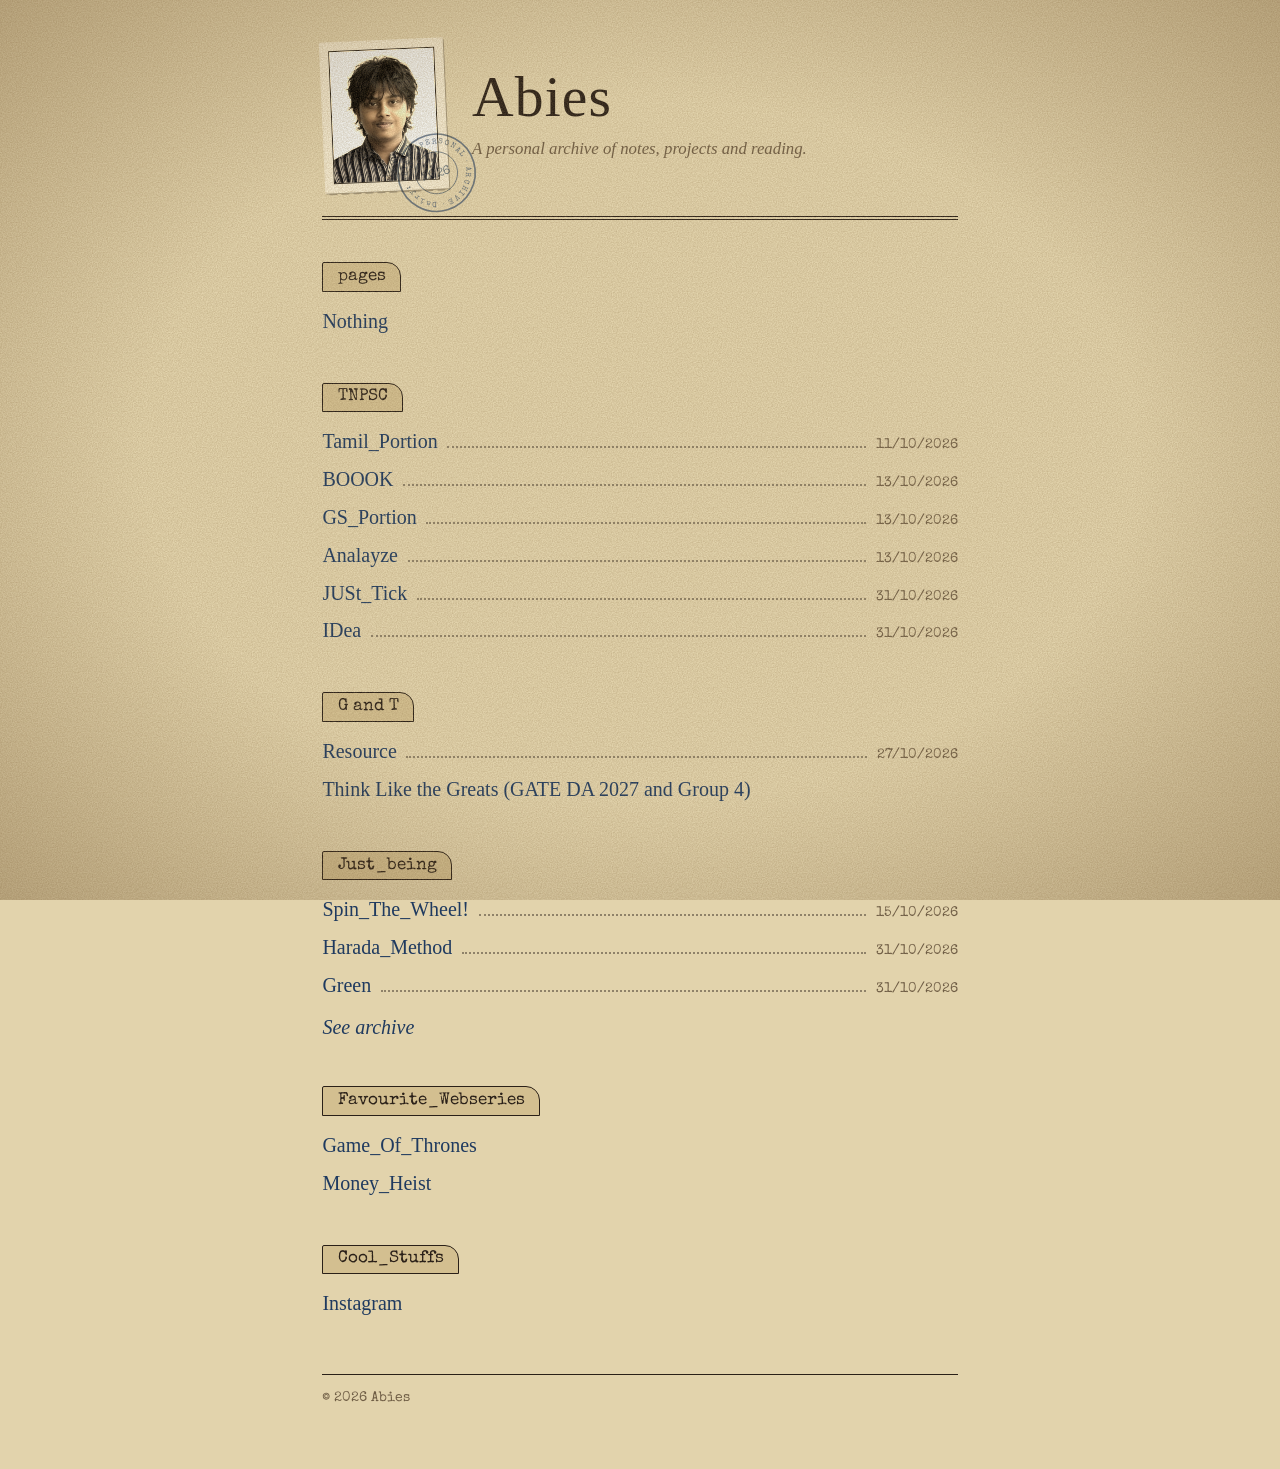
<file: index.html>
<!DOCTYPE html>
<html lang="en">
<head>
<meta charset="utf-8">
<meta name="viewport" content="width=device-width, initial-scale=1">
<title>Abies</title>
<meta name="description" content="Abies: a personal archive of notes, projects and reading.">
<link rel="icon" href="goa-account-lastfm.svg">
<link rel="preconnect" href="https://fonts.googleapis.com">
<link rel="preconnect" href="https://fonts.gstatic.com" crossorigin>
<link href="https://fonts.googleapis.com/css2?family=IM+Fell+English:ital@0;1&family=Special+Elite&display=swap" rel="stylesheet">
  <link rel="stylesheet" href="style.css">
</head>
<body>
<main>  
  <header>
    <div class="stamp">
      <img src="abies.jpg" alt="Portrait of Abies" width="360" height="469">
      <svg class="postmark" viewBox="0 0 100 100" aria-hidden="true" fill="none" stroke="currentColor">
        <circle cx="50" cy="50" r="46" stroke-width="2"/>
        <circle cx="50" cy="50" r="25" stroke-width="1"/>
        <path id="ring" d="M50,50 m-35,0 a35,35 0 1,1 70,0 a35,35 0 1,1 -70,0" stroke="none"/>
        <text font-family="Special Elite, monospace" font-size="9" fill="currentColor" stroke="none">
          <textPath href="#ring" textLength="214" lengthAdjust="spacing">ABIES · PERSONAL · ARCHIVE · Dairy: </textPath>
        </text>
        <text x="50" y="55" text-anchor="middle" font-family="Special Elite, monospace" font-size="15" fill="currentColor" stroke="none">2026</text>
      </svg>
    </div>
    <div>
      <h1>Abies</h1>
      <p class="tagline">A personal archive of notes, projects and reading.</p>
    </div>
  </header>

  <section>
    <h2>pages</h2>
    <ul>
      <li><a href="#">Nothing</a></li>
    </ul>
  </section>

  <section>
    <h2>TNPSC</h2>
    <ul>
      <li><a href="ctrack.html">Tamil_Portion</a><span class="dots"></span><time datetime="2026-09-28">11/10/2026</time></li>
      <li><a href="books.html">BOOOK</a><span class="dots"></span><time datetime="2026-09-28">13/10/2026</time></li>
      <li><a href="gs.html">GS_Portion</a><span class="dots"></span><time datetime="2026-09-28">13/10/2026</time></li>
      <li><a href="tamilm.html">Analayze</a><span class="dots"></span><time datetime="2026-09-28">13/10/2026</time></li>
      <li><a href="yes2.html">JUSt_Tick</a><span class="dots"></span><time datetime="2026-09-28">31/10/2026</time></li>
      <li><a href="yes3.html">IDea</a><span class="dots"></span><time datetime="2026-09-28">31/10/2026</time></li>
    </ul>
    <section>
    <h2>G and T</h2>
    <ul>
      <li><a href="gate.html">Resource</a><span class="dots"></span><time datetime="2026-10-2026">27/10/2026</time></li>
       <ul>
    <li><a href="think.html">Think Like the Greats (GATE DA 2027 and Group 4)</a></li>
  </ul>
    </ul>
    </section>
  </section>

  <section>
    <h2>Just_being</h2>
    <ul>
      <li><a href="wheel.html">Spin_The_Wheel!</a><span class="dots"></span><time datetime="2026-09-28">15/10/2026</time></li>
       <li><a href="The Harada Method — Vintage Goal Chart.html">Harada_Method</a><span class="dots"></span><time datetime="2026-09-28">31/10/2026</time></li>
      <li><a href="green.html">Green</a><span class="dots"></span><time>31/10/2026</time></li>
  
    </ul>
    <p class="more"><a href="#">See archive</a></p>
  </section>

  <section>
    <h2>Favourite_Webseries</h2>
    <ul>
      <li><a href="#">Game_Of_Thrones</a></li>
      <li><a href="#">Money_Heist</a></li>
    </ul>
  </section>

  <section>
    <h2>Cool_Stuffs</h2>
    <ul>
      <li><a href="https://www.instagram.com/abies_13/">Instagram</a></li>
    </ul>
  </section>

  <footer>&copy; 2026 Abies</footer>

</main>
</body>
</html>
</file>
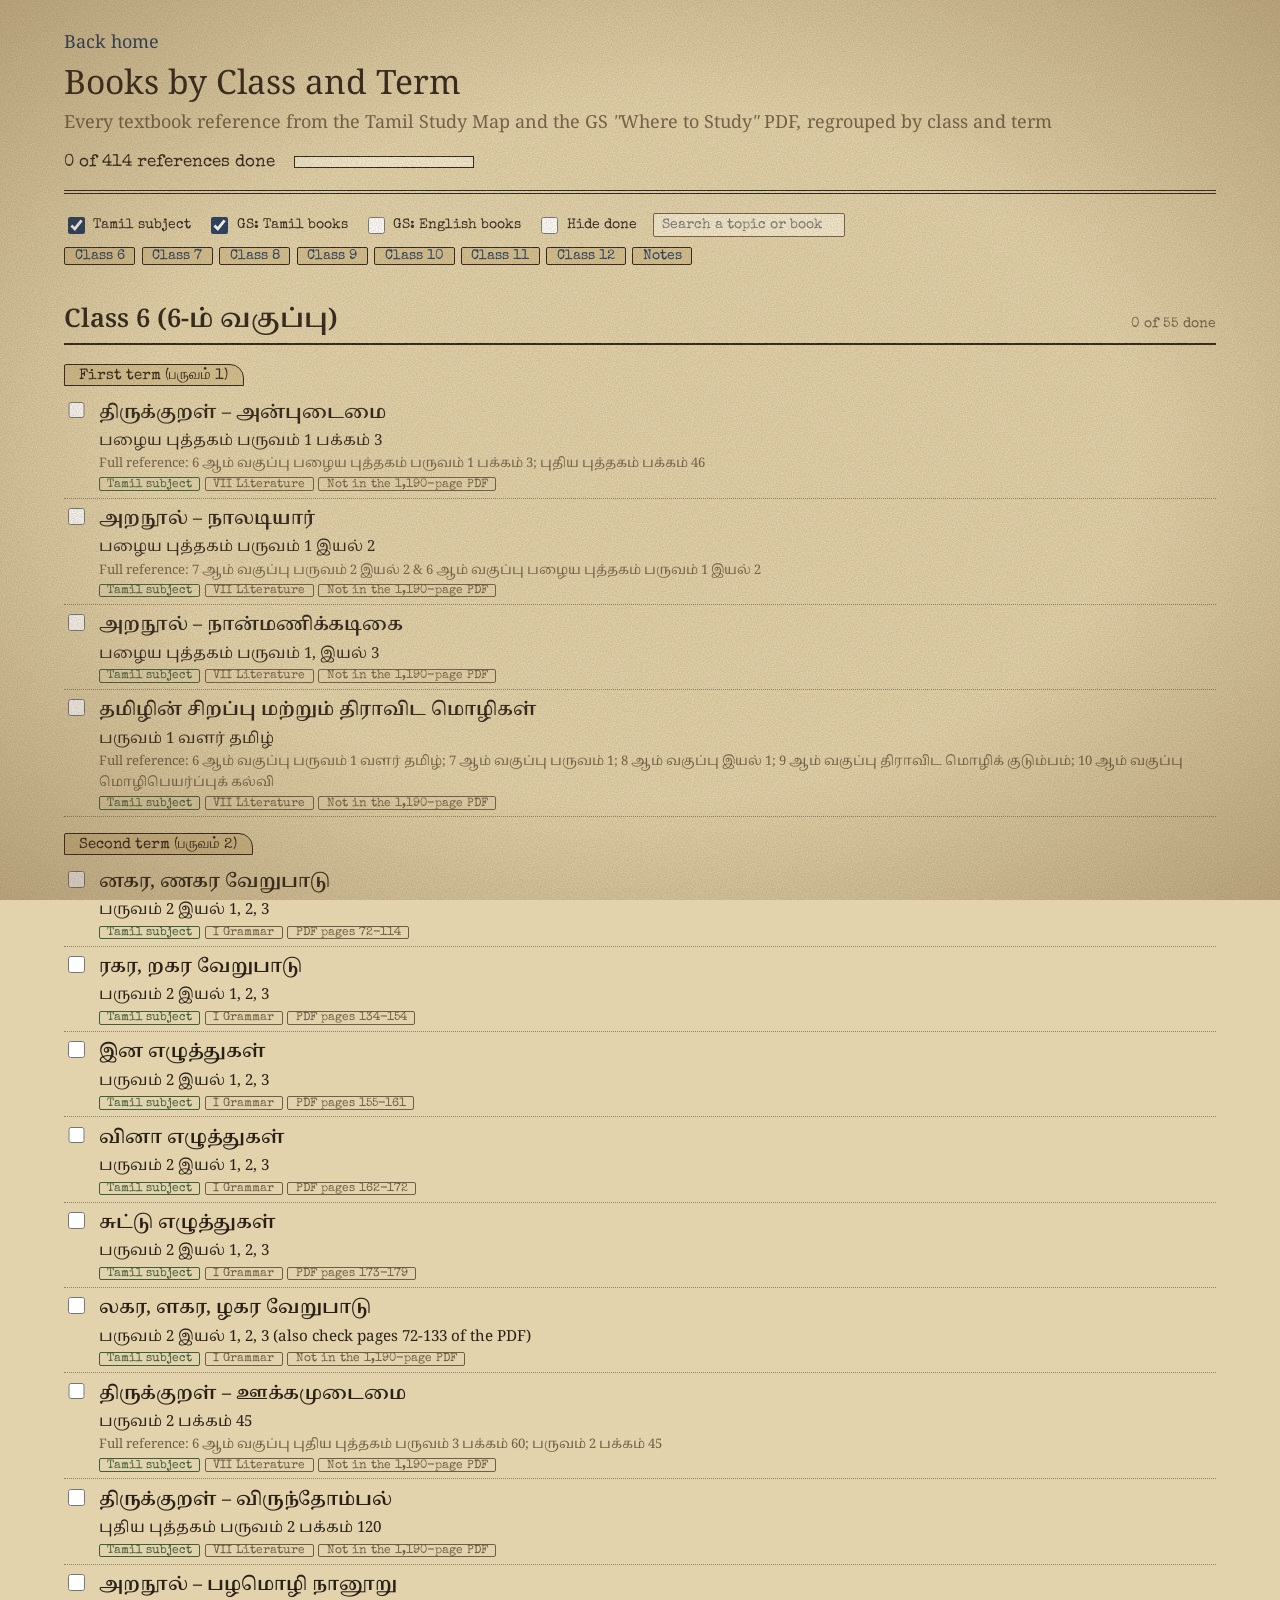
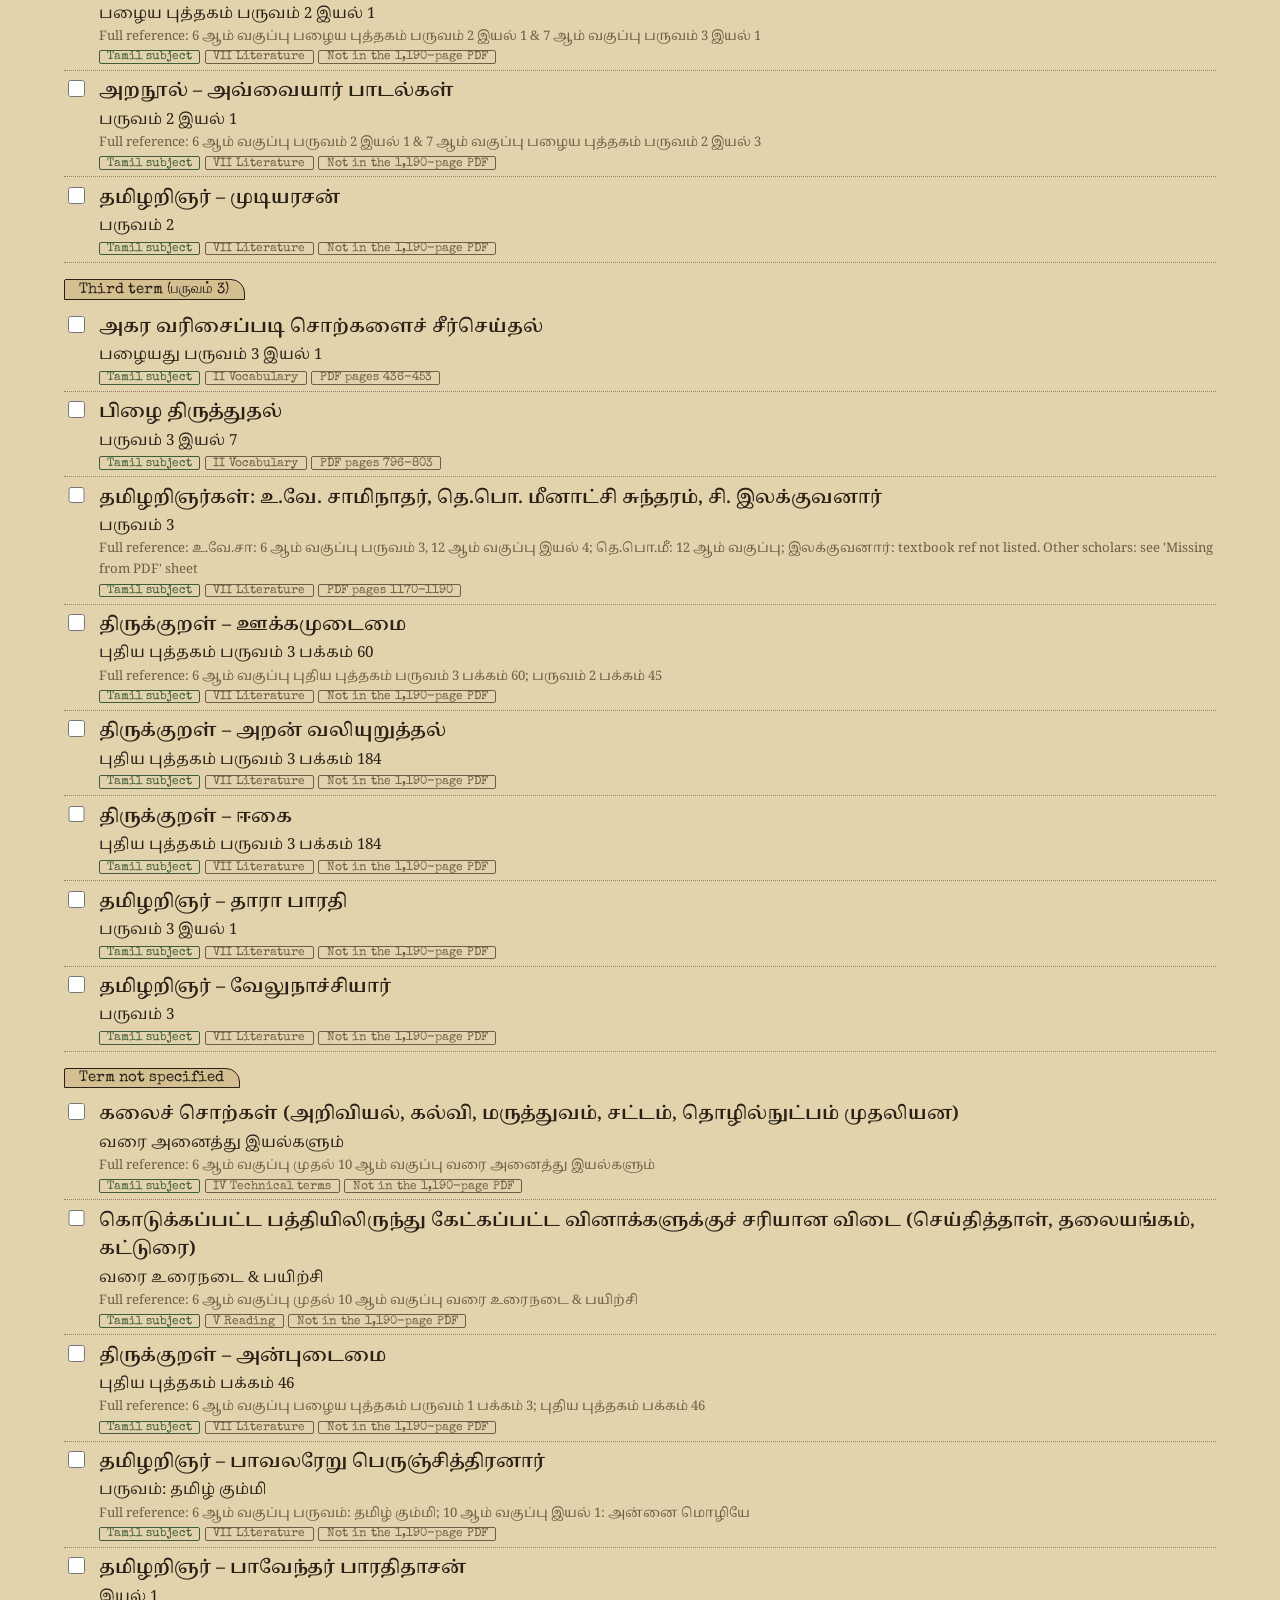
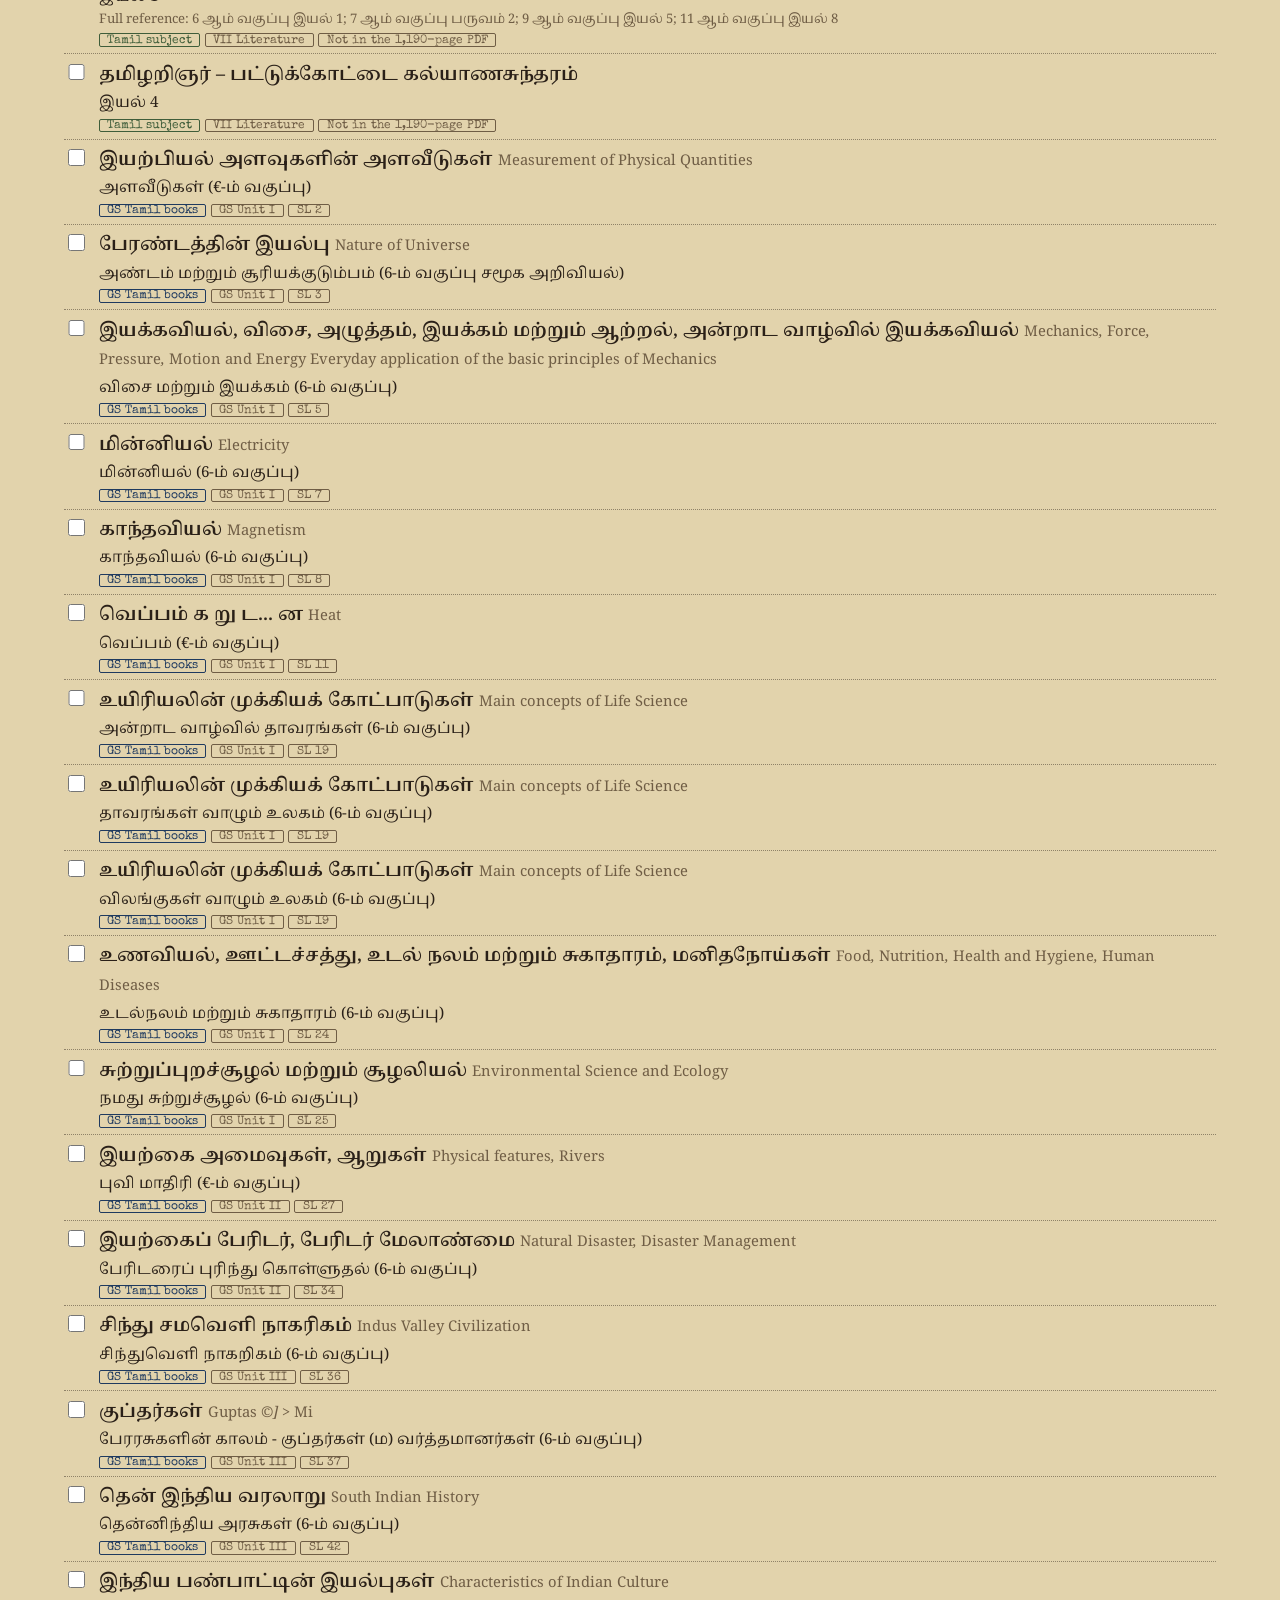
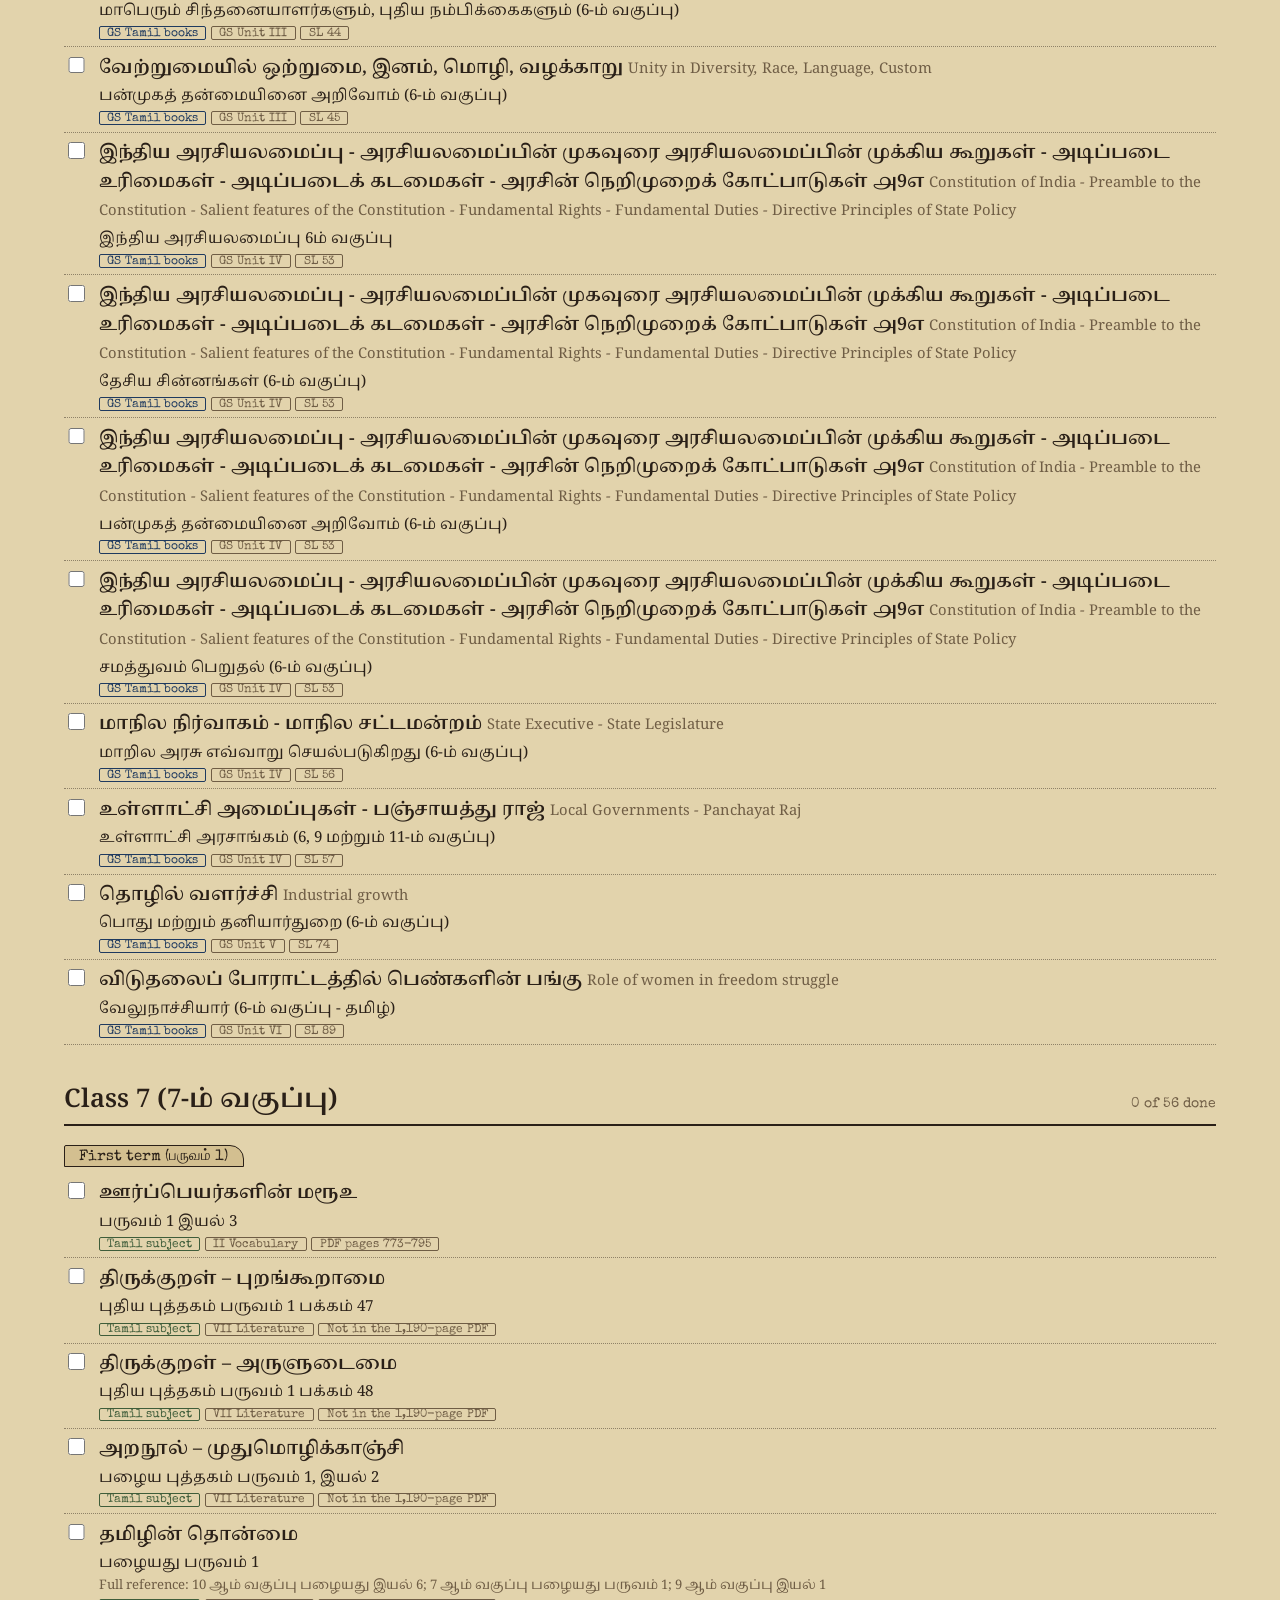
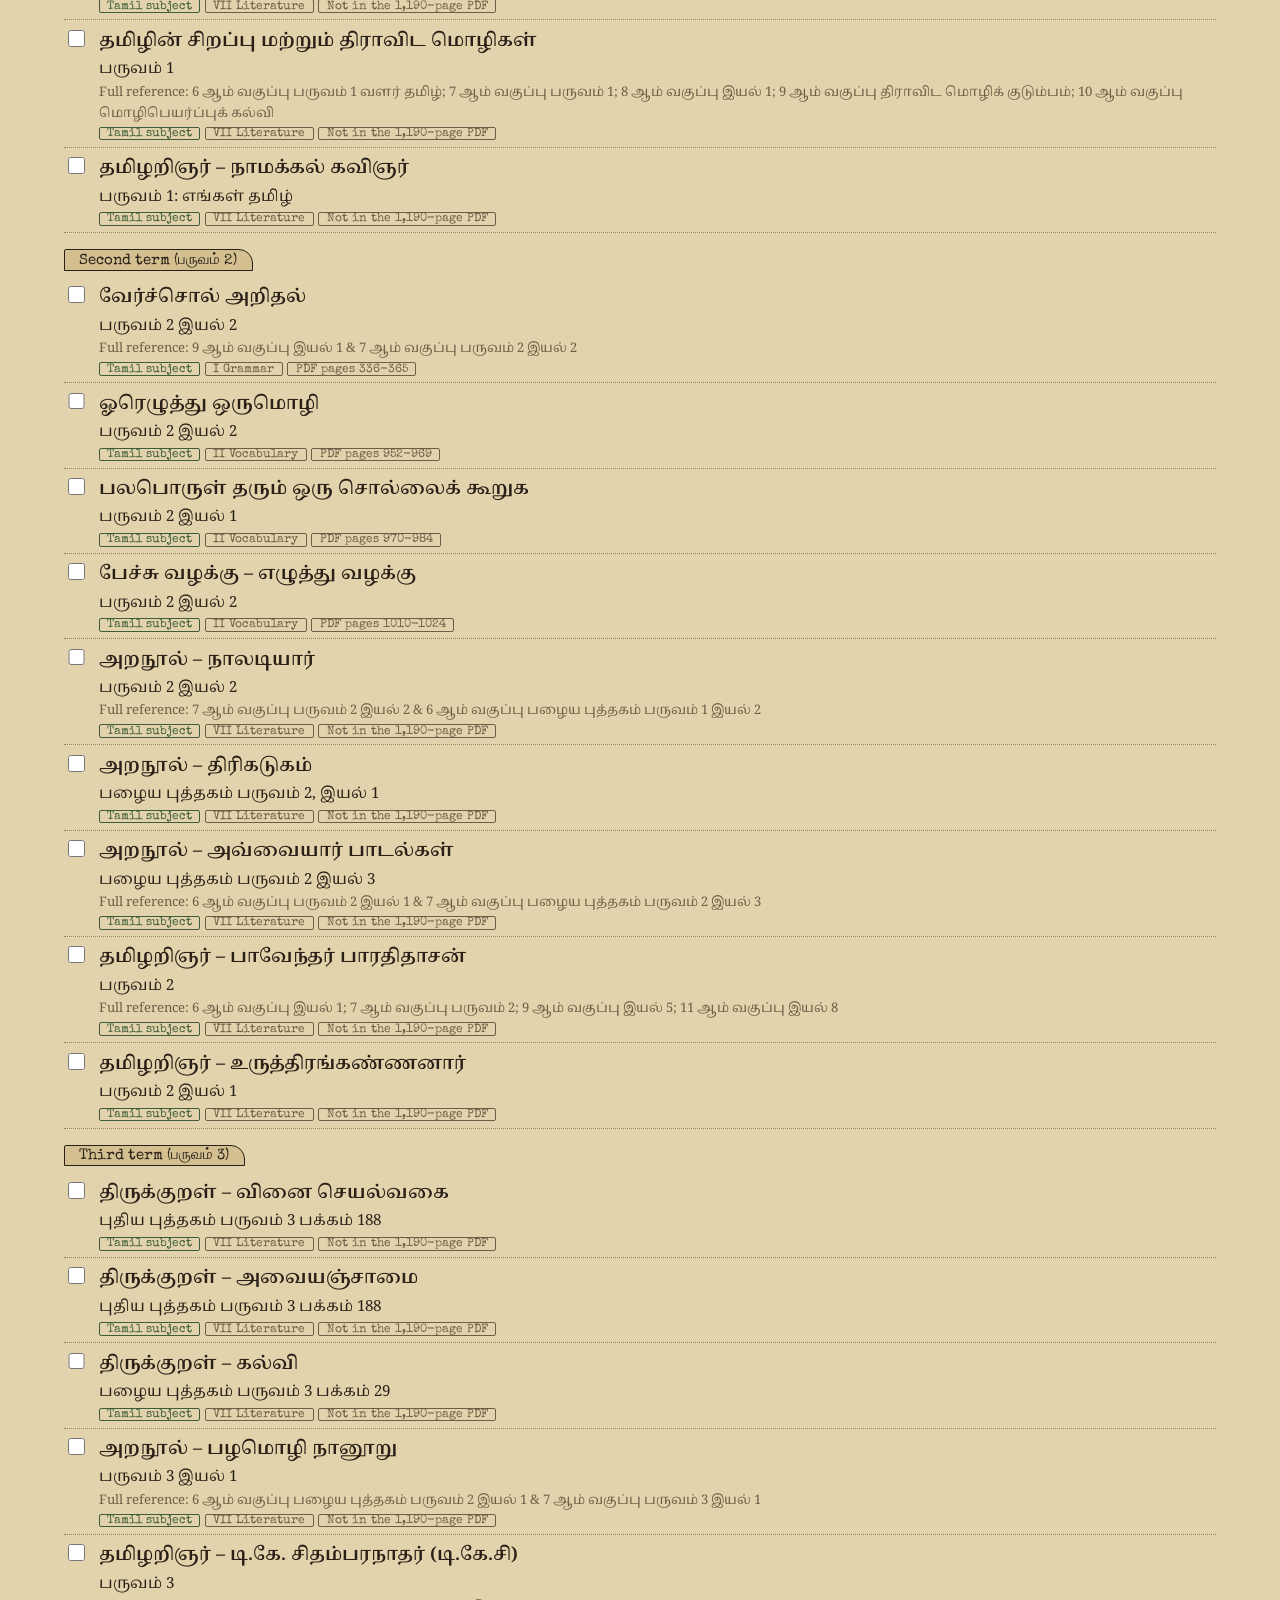
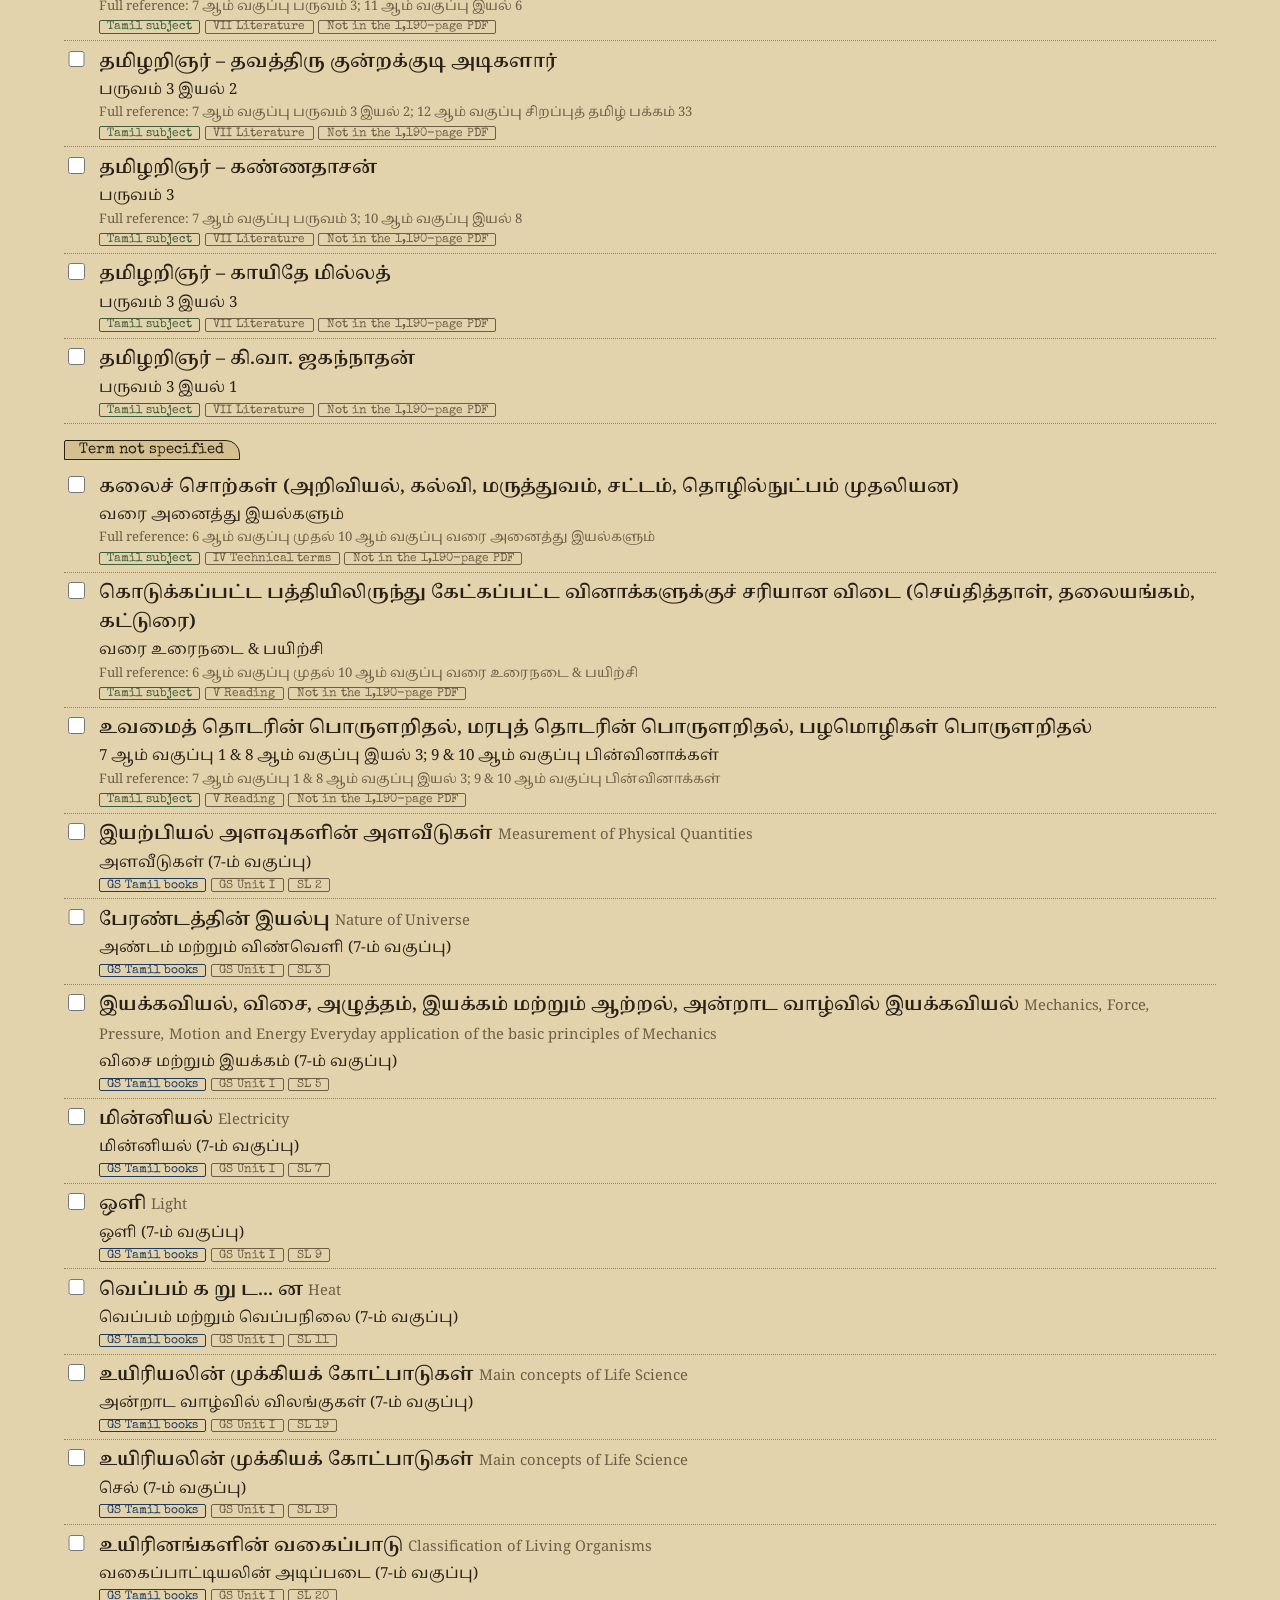
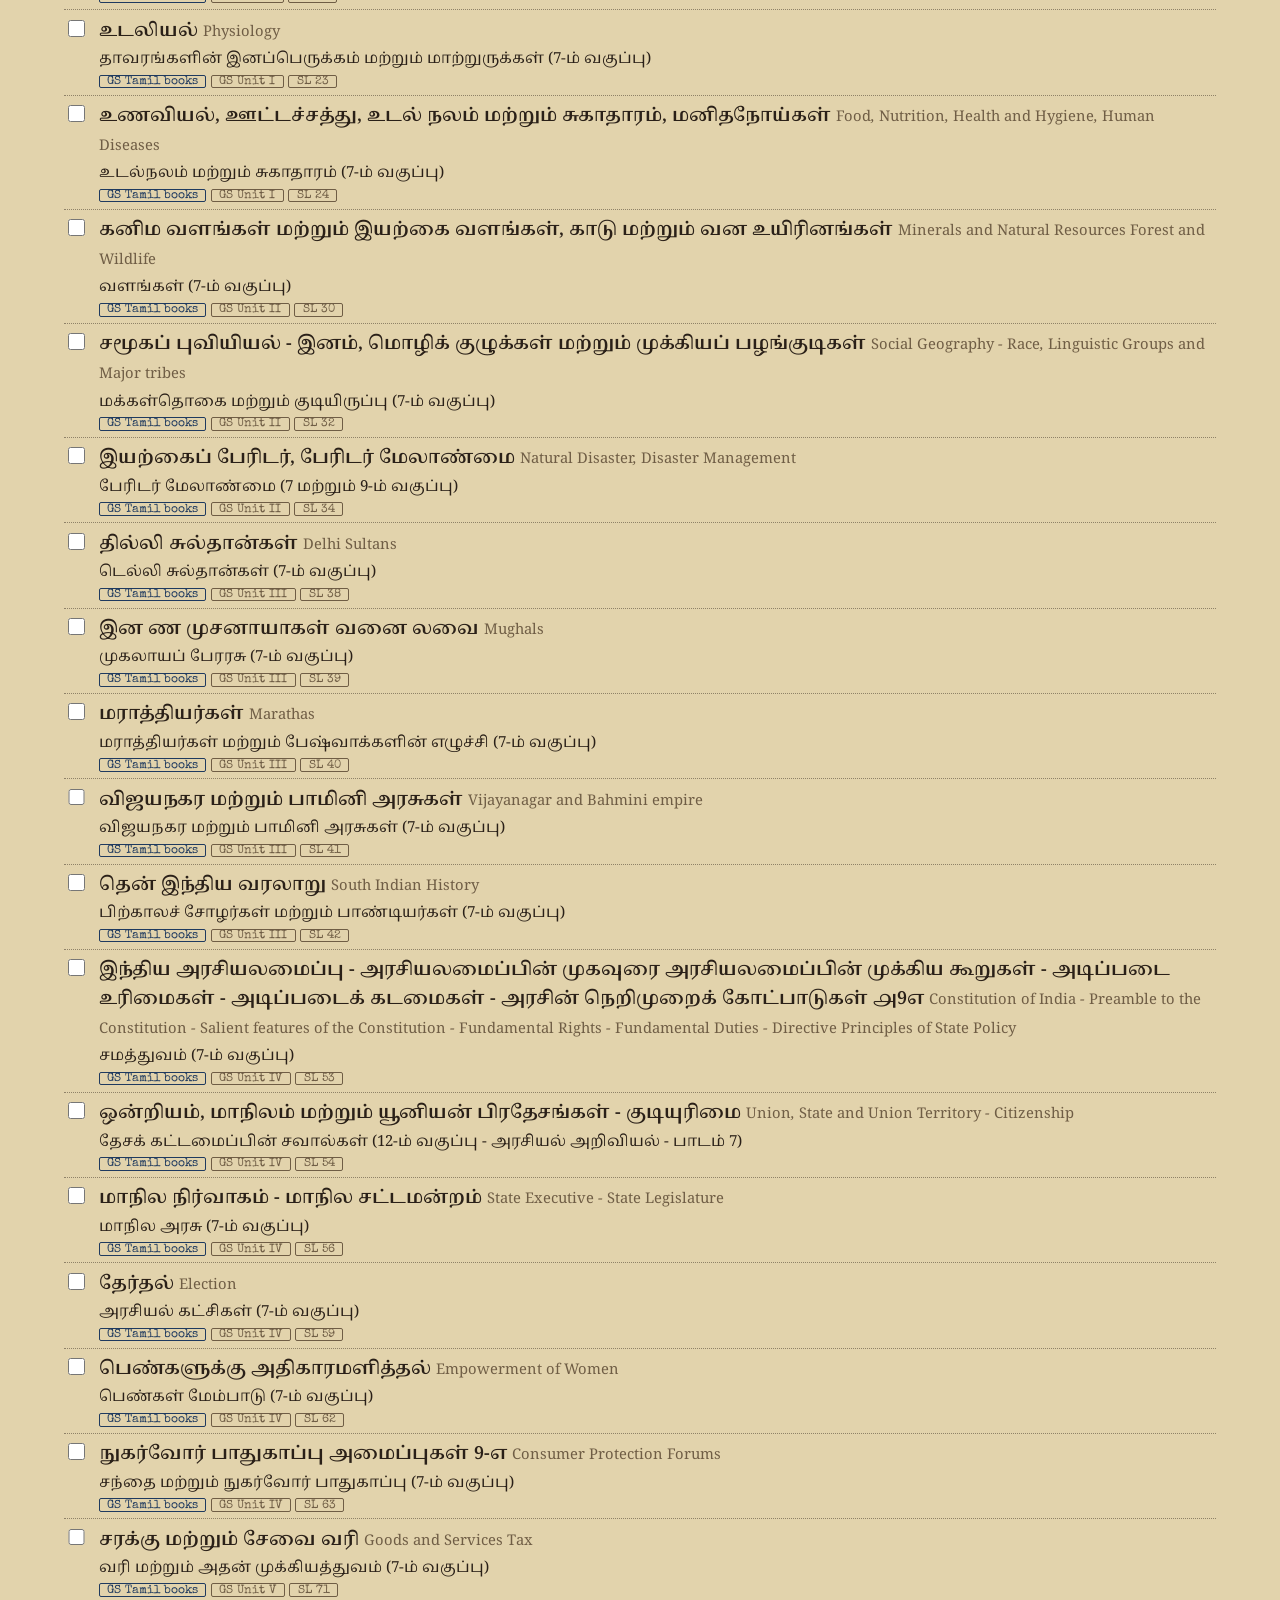
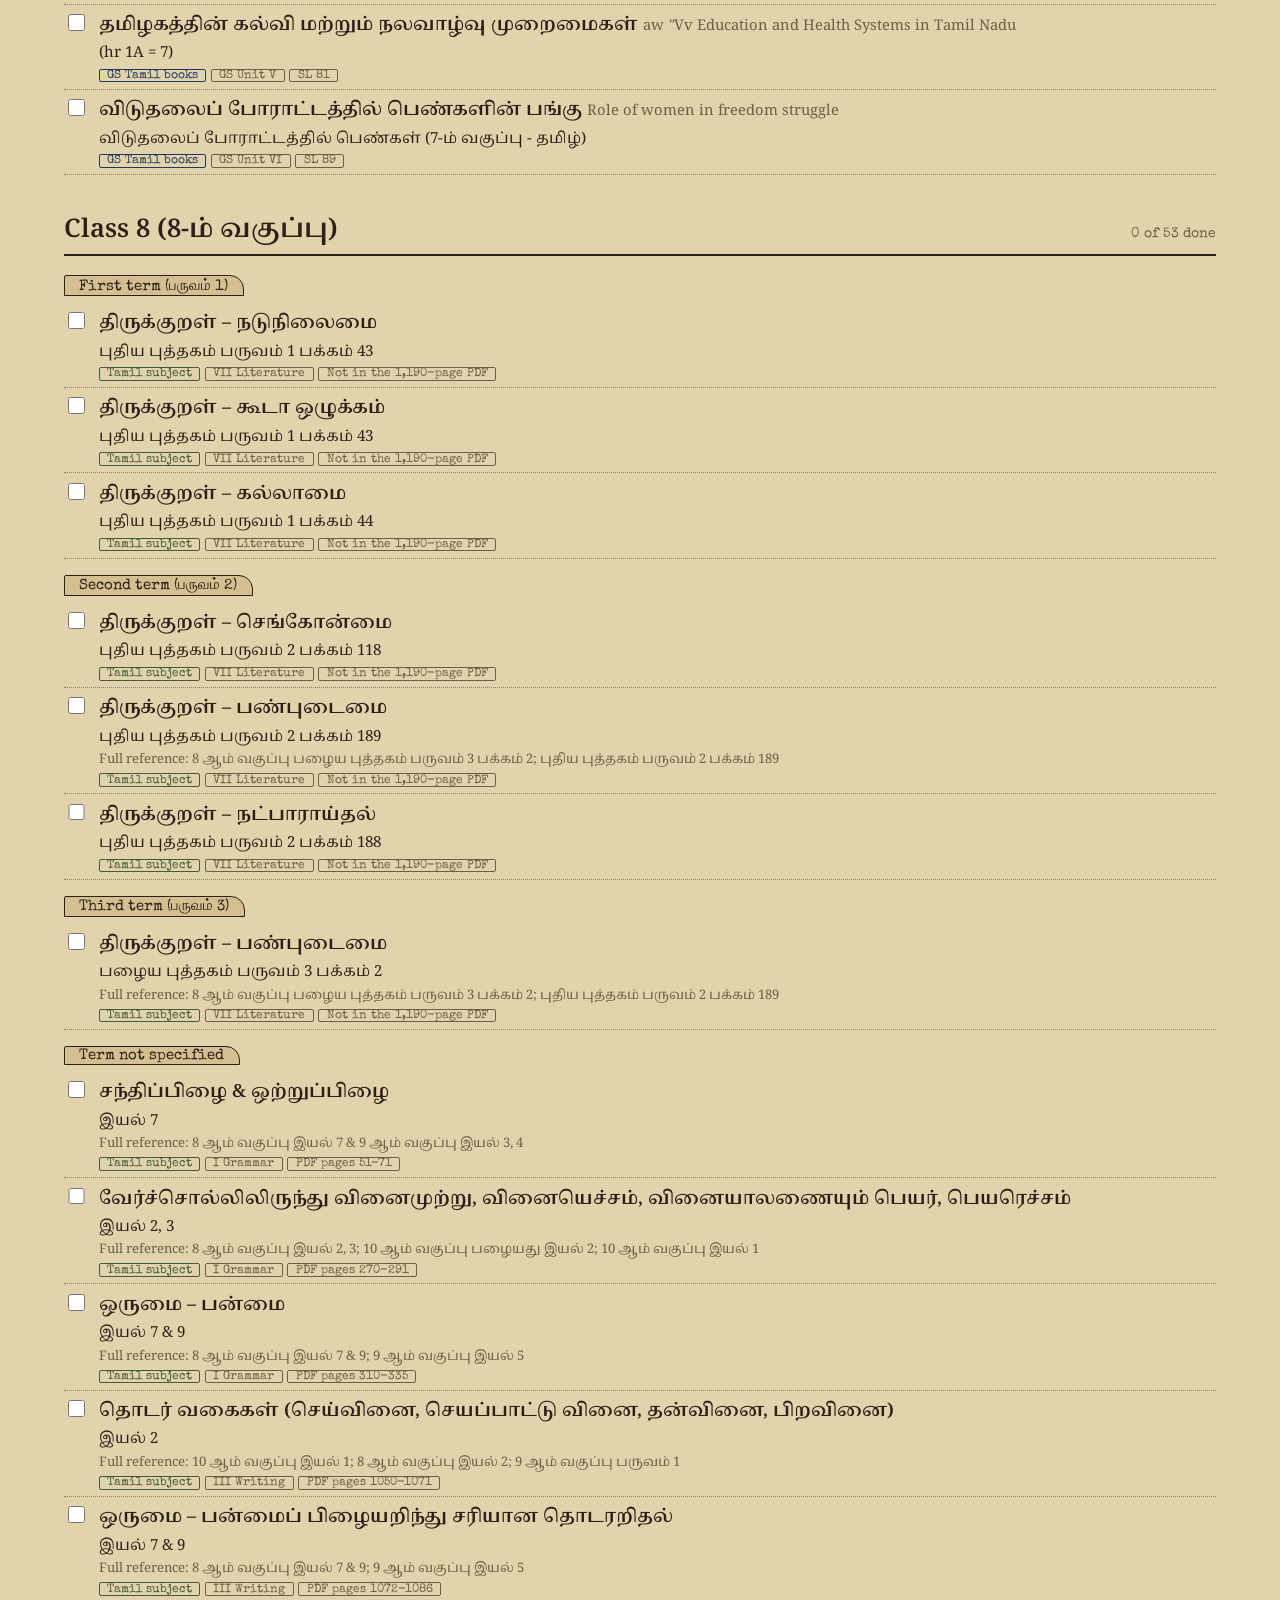
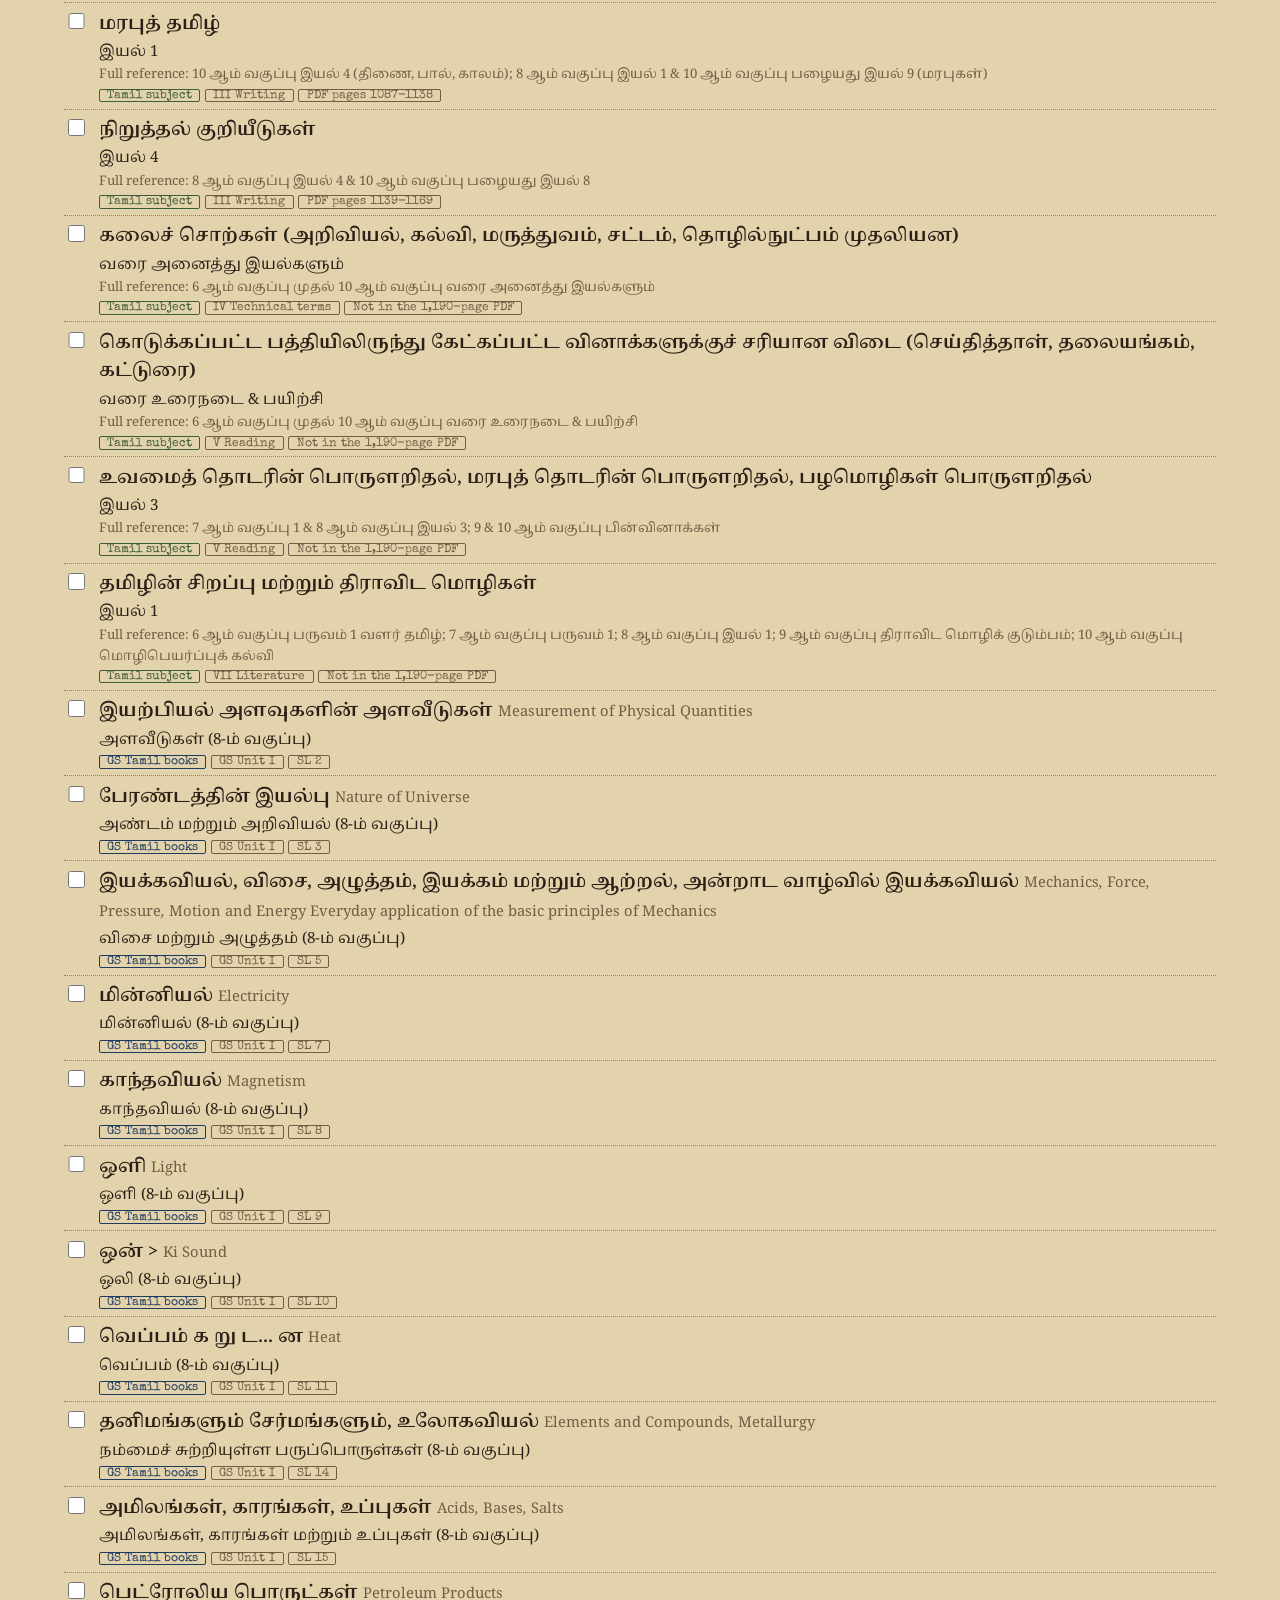
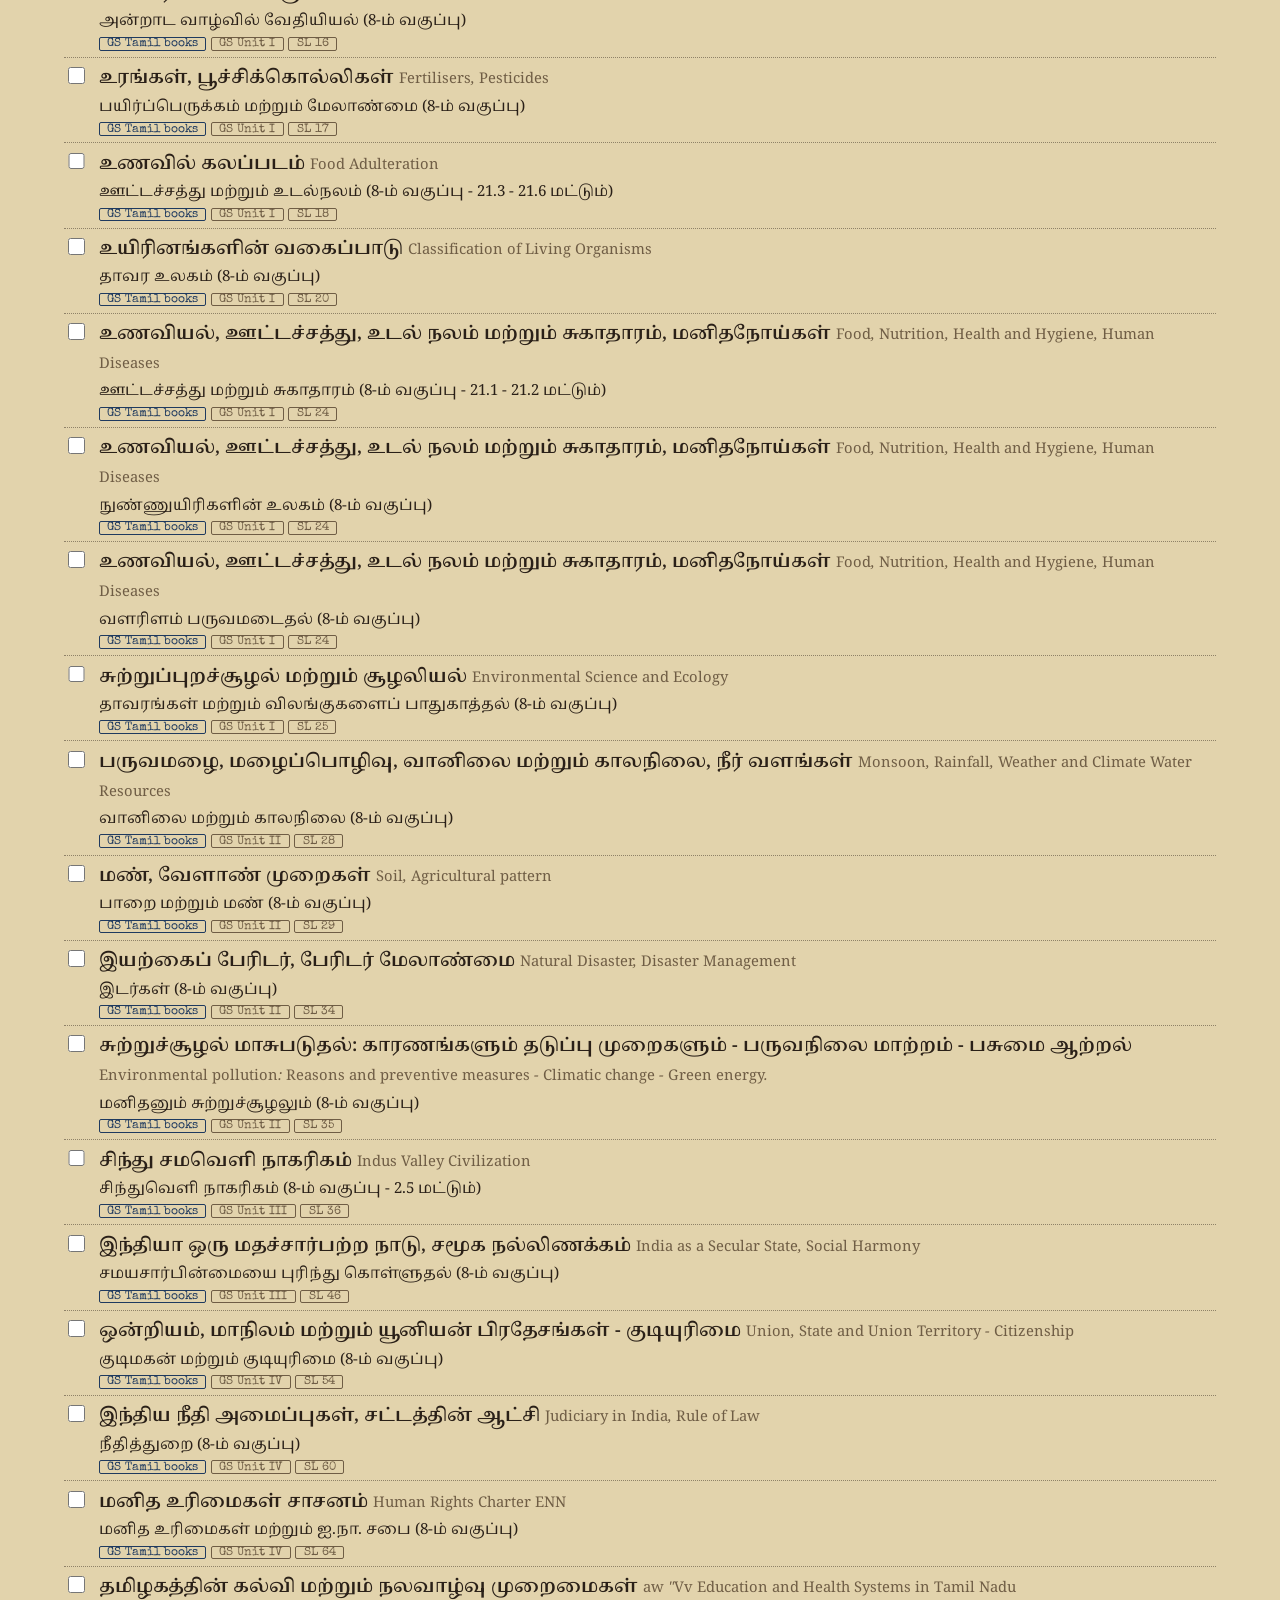
<file: books.html>
<!DOCTYPE html>
<html lang="ta">
<head>
<meta charset="utf-8">
<meta name="viewport" content="width=device-width, initial-scale=1">
<title>Books by Class | Abies</title>
<link rel="icon" href="abies.jpg">
<link rel="preconnect" href="https://fonts.googleapis.com">
<link rel="preconnect" href="https://fonts.gstatic.com" crossorigin>
<link href="https://fonts.googleapis.com/css2?family=IM+Fell+English:ital@0;1&family=Noto+Serif+Tamil:wght@400;600&family=Special+Elite&display=swap" rel="stylesheet">
<style>
:root{--paper:#e2d3ac;--label:#d3bf90;--card:#ecdfbd;--ink:#2a2018;--faded:#6f5d45;--navy:#1f3a5f;--ochre:#a8741a;--green:#3f5d3a}
*{box-sizing:border-box}
html{background:var(--paper)}
body{margin:0;color:var(--ink);background:var(--paper);font:18px/1.6 "IM Fell English","Noto Serif Tamil",Georgia,serif}
body::after{content:"";position:fixed;inset:0;pointer-events:none;z-index:10;
  background:radial-gradient(ellipse at center,transparent 55%,rgba(84,52,14,.28) 100%),
  url("data:image/svg+xml,%3Csvg xmlns='http://www.w3.org/2000/svg' width='180' height='180'%3E%3Cfilter id='n'%3E%3CfeTurbulence type='fractalNoise' baseFrequency='.8' numOctaves='2' stitchTiles='stitch'/%3E%3CfeColorMatrix values='0 0 0 0 .3 0 0 0 0 .2 0 0 0 0 .08 .5 0 0 0 -.12'/%3E%3C/filter%3E%3Crect width='100%25' height='100%25' filter='url(%23n)'/%3E%3C/svg%3E")}
main{padding:1.8rem 5vw 4rem}
a{color:var(--navy);text-decoration:none;border-bottom:1px solid transparent}
a:hover{border-bottom-color:var(--navy)}
a:focus-visible,button:focus-visible,input:focus-visible{outline:2px solid var(--navy);outline-offset:2px}
.mono,button,input,th,.tab{font-family:"Special Elite","Courier New",monospace}

header{padding-bottom:1.2rem;border-bottom:4px double var(--ink)}
header h1{margin:.4rem 0 .2rem;font-weight:400;font-size:2.1rem;line-height:1.25}
header p{margin:0;color:var(--faded);font-style:italic}
.sum{display:flex;flex-wrap:wrap;align-items:center;gap:.5rem 1.2rem;margin-top:1rem}
.sum b{font:400 1.05rem "Special Elite",monospace}

.bar{display:inline-block;vertical-align:middle;width:180px;max-width:100%;height:12px;border:1px solid var(--ink);background:#f3e9cf}
.bar i{display:block;height:100%;background:repeating-linear-gradient(45deg,var(--navy) 0 4px,#2c4d7a 4px 8px)}

nav{display:flex;gap:.3rem;margin-top:1.4rem;overflow-x:auto;border-bottom:1px solid var(--ink);padding-bottom:0}
.tab{flex:none;padding:.15rem .9rem;font-size:.95rem;background:var(--label);color:var(--ink);border:1px solid var(--ink);border-bottom:0;border-radius:2px 14px 0 0;cursor:pointer}
.tab[aria-current=page]{background:#f3e9cf;font-weight:700}

.utitle{margin:1.6rem 0 .3rem;font-weight:600;font-size:1.5rem;line-height:1.3}
.info{margin:0;color:var(--faded);font-style:italic}
.uprog{margin:.8rem 0 1rem}

.wrap{overflow-x:auto}
table{border-collapse:collapse;width:100%}
th{text-align:left;font-weight:400;font-size:.9rem;padding:.4rem .6rem;background:var(--label);border:1px solid var(--ink);white-space:nowrap}
td{padding:.45rem .6rem;border-bottom:1px dotted rgba(42,32,24,.5);vertical-align:top}
tfoot td{border-top:2px solid var(--ink);border-bottom:0;font-weight:600}
td.n{text-align:right;font-family:"Special Elite",monospace}
td small{display:block;color:var(--faded);font-size:.85rem}

.st{font-size:.85rem;padding:.2rem .7rem;border:2px solid;border-radius:3px;background:transparent;cursor:pointer;white-space:nowrap;min-width:7.2rem}
.st.ns{color:var(--faded);border-color:var(--faded);border-style:dashed}
.st.ip{color:var(--ochre);border-color:var(--ochre)}
.st.cp{color:var(--green);border-color:var(--green);border-style:double;border-width:4px;transform:rotate(-1.5deg)}
.st.rv{color:var(--navy);border-color:var(--navy);border-style:double;border-width:4px;transform:rotate(1.5deg)}
td input{width:100%;font-size:.85rem;padding:.2rem .3rem;color:var(--ink);background:#f3e9cf;border:1px solid var(--faded);border-radius:2px}
td input[type=number]{width:5rem}
td input[type=date]{min-width:9.5rem}
td input[type=text]{min-width:11rem}

.tools{display:flex;flex-wrap:wrap;gap:.6rem;margin-top:1.6rem}
.tools button{font-size:.85rem;padding:.25rem .8rem;color:var(--ink);background:var(--label);border:1px solid var(--ink);border-radius:2px;cursor:pointer}
.how{margin-top:1.2rem;color:var(--faded);font-size:.95rem}

@media(max-width:760px){
  body{font-size:17px}
  .bar{width:130px}
  table.topics thead{display:none}
  table.topics,table.topics tbody,table.topics tr,table.topics td{display:block;width:100%}
  table.topics tr{margin:0 0 .9rem;padding:.5rem .7rem;background:var(--card);border:1px solid var(--ink)}
  table.topics td{border:0;padding:.2rem 0}
  table.topics td[data-l]::before{content:attr(data-l) ": ";font:.8rem "Special Elite",monospace;color:var(--faded)}
  table.topics td.tp{font-weight:600}
  td input,td input[type=number],td input[type=text],td input[type=date]{width:100%;min-width:0}
}
.filters{display:flex;flex-wrap:wrap;align-items:center;gap:.5rem 1rem;margin:1.2rem 0 .4rem}
.filters label{font:.9rem "Special Elite",monospace;cursor:pointer;display:flex;align-items:center;gap:.35rem}
input[type=checkbox]{accent-color:var(--navy);width:1.05rem;height:1.05rem;flex:none}
#q{font:.9rem "Special Elite",monospace;color:var(--ink);background:#f3e9cf;border:1px solid var(--faded);border-radius:2px;padding:.25rem .5rem;min-width:12rem}
.jump{display:flex;flex-wrap:wrap;gap:.4rem;margin:.6rem 0 0}
.jump a{font:.85rem "Special Elite",monospace;padding:.05rem .6rem;border:1px solid var(--ink);background:var(--label);border-radius:2px}
h2.cls{margin:2.2rem 0 .2rem;font-weight:600;font-size:1.6rem;border-bottom:2px solid var(--ink);padding-bottom:.15rem;display:flex;justify-content:space-between;align-items:baseline;gap:1rem}
h2.cls span{font:.9rem "Special Elite",monospace;color:var(--faded);white-space:nowrap}
h3.term{display:inline-block;margin:1rem 0 .4rem;padding:.05rem .9rem;font:400 .95rem "Special Elite",monospace;background:var(--label);border:1px solid var(--ink);border-radius:2px 14px 0 0}
ul.res{list-style:none;margin:0;padding:0}
ul.res li{display:block;padding:.4rem 0;border-bottom:1px dotted rgba(42,32,24,.45)}
ul.res label{display:flex;gap:.7rem;align-items:flex-start;cursor:pointer}
.body{flex:1;min-width:0}
.t1{font-weight:600}
.t2{color:var(--faded);font-style:italic;font-size:.92rem}
.r{font-size:.95rem;margin-top:.1rem}
.full{font-size:.82rem;color:var(--faded)}
.tags{margin-top:.2rem;display:flex;flex-wrap:wrap;gap:.3rem}
.chip{font:.72rem "Special Elite",monospace;padding:.02rem .45rem;border:1px solid var(--faded);border-radius:2px;color:var(--faded);white-space:nowrap}
.chip.tamil{color:var(--green);border-color:var(--green)}
.chip.gs-ta{color:var(--navy);border-color:var(--navy)}
.chip.gs-en{color:var(--ochre);border-color:var(--ochre)}
li.done .t1,li.done .r{text-decoration:line-through;color:var(--faded)}
.empty{color:var(--faded);font-style:italic;margin-top:2rem}
</style>
</head>
<body>
<main>
  <header>
    <a href="index.html">Back home</a>
    <h1>Books by Class and Term</h1>
    <p>Every textbook reference from the Tamil Study Map and the GS "Where to Study" PDF, regrouped by class and term</p>
    <div class="sum" id="sum"></div>
  </header>

  <div class="filters" id="filters">
    <label><input type="checkbox" data-src="tamil" checked> Tamil subject</label>
    <label><input type="checkbox" data-src="gs-ta" checked> GS: Tamil books</label>
    <label><input type="checkbox" data-src="gs-en"> GS: English books</label>
    <label><input type="checkbox" id="hideDone"> Hide done</label>
    <input id="q" type="search" placeholder="Search a topic or book">
  </div>
  <div class="jump" id="jump"></div>
  <div id="view"></div>
  <div class="tools"><button id="reset">Clear all ticks</button></div>
  <p class="how">Tick a book when you have finished it. Ticks are saved in this browser on this device. GS references were read from the PDF by OCR, so check the original PDF if a word looks wrong.</p>
</main>

<script src="books-data.js"></script>
<script>
const KEY="books-progress-v1", ORDER=["tamil","gs-ta","gs-en"];
const LABEL={"tamil":"Tamil subject","gs-ta":"GS Tamil books","gs-en":"GS English books"};
const TERM={1:"First term (பருவம் 1)",2:"Second term (பருவம் 2)",3:"Third term (பருவம் 3)",0:"Term not specified"};
let saved={}, on=new Set(["tamil","gs-ta"]), hideDone=false, query="";
try{saved=JSON.parse(localStorage.getItem(KEY)||"{}")}catch(e){}
const persist=()=>{try{localStorage.setItem(KEY,JSON.stringify(saved))}catch(e){}};
const esc=s=>String(s).replace(/[&<>"]/g,c=>({"&":"&amp;","<":"&lt;",">":"&gt;",'"':"&quot;"}[c]));
const $=id=>document.getElementById(id);
const bar=x=>`<span class="bar"><i style="width:${x*100}%"></i></span>`;

function visible(){
  const q=query.trim().toLowerCase();
  return BOOKS.filter(e=>on.has(e.src)&&(!hideDone||!saved[e.id])&&(!q||(e.topic+" "+(e.topic2||"")+" "+e.res+" "+(e.unit||"")).toLowerCase().includes(q)));
}
function entry(e){
  const d=!!saved[e.id];
  return `<li class="${d?"done":""}"><label><input type="checkbox" data-id="${esc(e.id)}" ${d?"checked":""}>
  <span class="body"><span class="t1">${esc(e.topic)}</span>${e.topic2?` <span class="t2">${esc(e.topic2)}</span>`:""}
  <div class="r">${esc(e.res)}</div>${e.full?`<div class="full">Full reference: ${esc(e.full)}</div>`:""}
  <div class="tags"><span class="chip ${e.src}">${LABEL[e.src]}</span>${e.unit?`<span class="chip">${esc(e.unit)}</span>`:""}${e.extra?`<span class="chip">${esc(e.extra)}</span>`:""}</div></span></label></li>`;
}
function sortGroup(a){return a.slice().sort((x,y)=>ORDER.indexOf(x.src)-ORDER.indexOf(y.src));}
function draw(){
  const list=visible(), all=BOOKS.filter(e=>on.has(e.src)), doneAll=all.filter(e=>saved[e.id]).length;
  $("sum").innerHTML=`<b class="mono">${doneAll} of ${all.length} references done</b>${bar(all.length?doneAll/all.length:0)}`;
  let html="",jump="";
  for(const c of [6,7,8,9,10,11,12,0]){
    const inC=list.filter(e=>e.cls===c); if(!inC.length)continue;
    const tot=BOOKS.filter(e=>e.cls===c&&on.has(e.src)), dn=tot.filter(e=>saved[e.id]).length;
    const name=c?`Class ${c} (${c}-ம் வகுப்பு)`:"General notes (no class given)";
    html+=`<h2 class="cls" id="c${c}">${name}<span>${dn} of ${tot.length} done</span></h2>`;
    jump+=c?`<a href="#c${c}">Class ${c}</a>`:`<a href="#c0">Notes</a>`;
    const terms=[1,2,3,0].filter(t=>inC.some(e=>e.term===t)), showTerm=inC.some(e=>e.term!==0);
    for(const t of terms){
      if(showTerm)html+=`<h3 class="term">${TERM[t]}</h3>`;
      html+=`<ul class="res">${sortGroup(inC.filter(e=>e.term===t)).map(entry).join("")}</ul>`;
    }
  }
  $("view").innerHTML=html||'<p class="empty">Nothing to show with these filters.</p>';
  $("jump").innerHTML=jump;
}
$("filters").addEventListener("change",e=>{
  const t=e.target;
  if(t.dataset.src){t.checked?on.add(t.dataset.src):on.delete(t.dataset.src);draw();}
  else if(t.id==="hideDone"){hideDone=t.checked;draw();}
});
$("q").addEventListener("input",e=>{query=e.target.value;draw();});
$("view").addEventListener("change",e=>{
  const id=e.target.dataset.id; if(!id)return;
  e.target.checked?saved[id]=1:delete saved[id]; persist();
  if(hideDone){draw();return;}
  e.target.closest("li").classList.toggle("done",e.target.checked);
  const y=window.scrollY; draw(); window.scrollTo(0,y);
});
$("reset").addEventListener("click",()=>{if(confirm("Clear all ticks on this device?")){saved={};persist();draw();}});
draw();
</script>
</body>
</html>
</file>
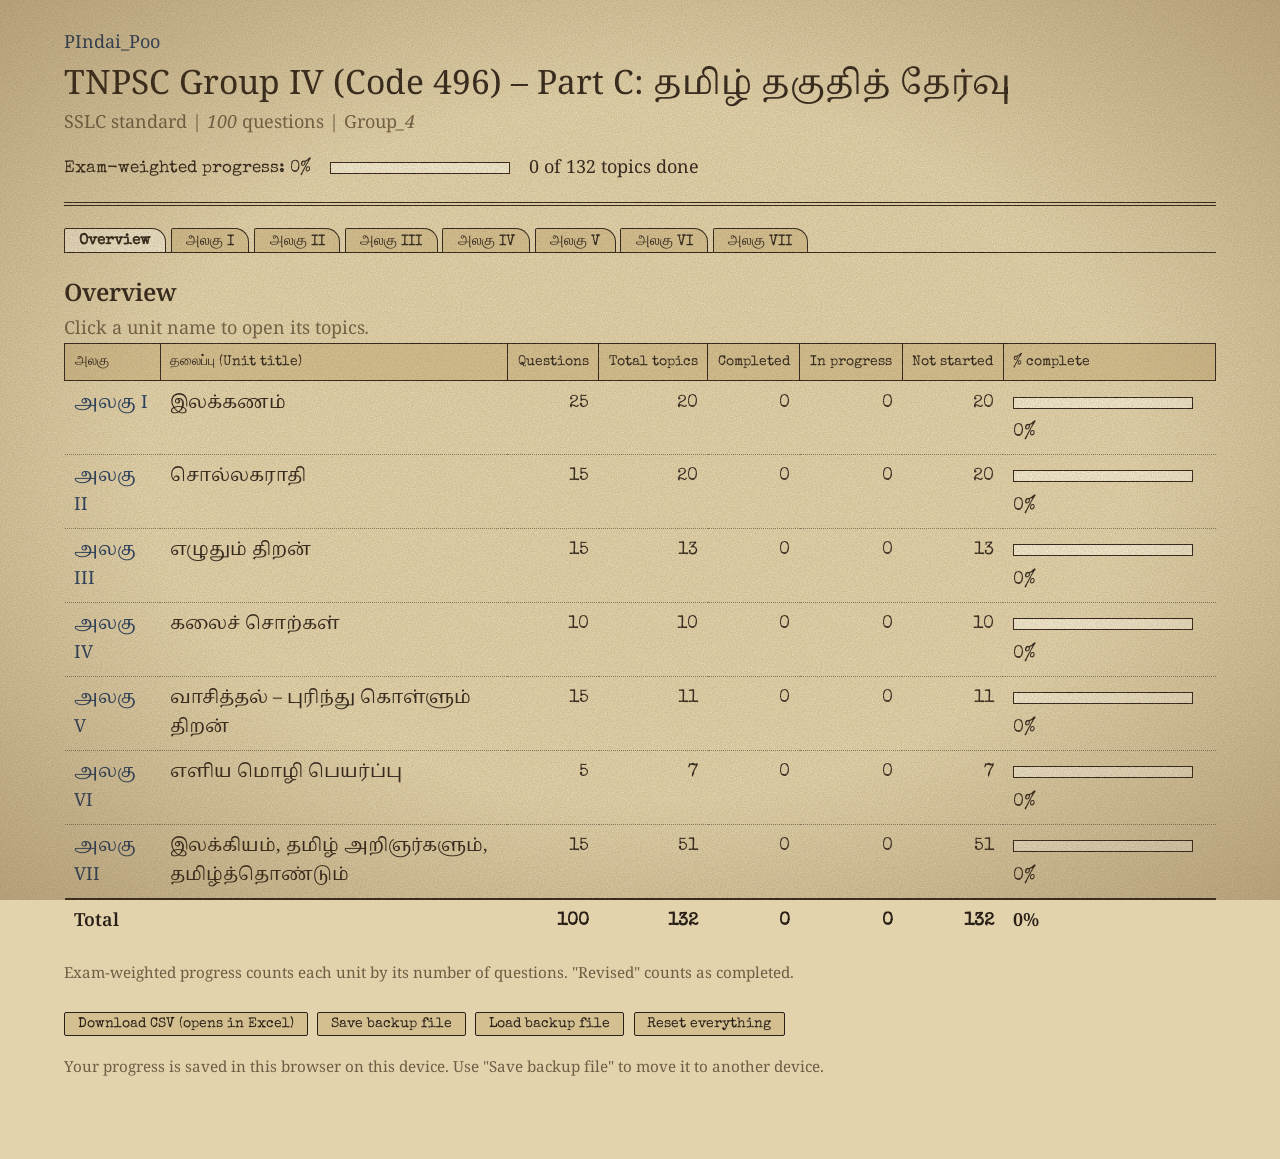
<file: ctrack.html>
<!DOCTYPE html>
<html lang="ta">
<head>
<meta charset="utf-8">
<meta name="viewport" content="width=device-width, initial-scale=1">
<title>Tamil_Abies</title>
<link rel="icon" href="goa-account-lastfm.svg">
<link rel="preconnect" href="https://fonts.googleapis.com">
<link rel="preconnect" href="https://fonts.gstatic.com" crossorigin>
<link href="https://fonts.googleapis.com/css2?family=IM+Fell+English:ital@0;1&family=Noto+Serif+Tamil:wght@400;600&family=Special+Elite&display=swap" rel="stylesheet">
<style>
:root{--paper:#e2d3ac;--label:#d3bf90;--card:#ecdfbd;--ink:#2a2018;--faded:#6f5d45;--navy:#1f3a5f;--ochre:#a8741a;--green:#3f5d3a}
*{box-sizing:border-box}
html{background:var(--paper)}
body{margin:0;color:var(--ink);background:var(--paper);font:18px/1.6 "IM Fell English","Noto Serif Tamil",Georgia,serif}
body::after{content:"";position:fixed;inset:0;pointer-events:none;z-index:10;
  background:radial-gradient(ellipse at center,transparent 55%,rgba(84,52,14,.28) 100%),
  url("data:image/svg+xml,%3Csvg xmlns='http://www.w3.org/2000/svg' width='180' height='180'%3E%3Cfilter id='n'%3E%3CfeTurbulence type='fractalNoise' baseFrequency='.8' numOctaves='2' stitchTiles='stitch'/%3E%3CfeColorMatrix values='0 0 0 0 .3 0 0 0 0 .2 0 0 0 0 .08 .5 0 0 0 -.12'/%3E%3C/filter%3E%3Crect width='100%25' height='100%25' filter='url(%23n)'/%3E%3C/svg%3E")}
main{padding:1.8rem 5vw 4rem}
a{color:var(--navy);text-decoration:none;border-bottom:1px solid transparent}
a:hover{border-bottom-color:var(--navy)}
a:focus-visible,button:focus-visible,input:focus-visible{outline:2px solid var(--navy);outline-offset:2px}
.mono,button,input,th,.tab{font-family:"Special Elite","Courier New",monospace}

header{padding-bottom:1.2rem;border-bottom:4px double var(--ink)}
header h1{margin:.4rem 0 .2rem;font-weight:400;font-size:2.1rem;line-height:1.25}
header p{margin:0;color:var(--faded);font-style:italic}
.sum{display:flex;flex-wrap:wrap;align-items:center;gap:.5rem 1.2rem;margin-top:1rem}
.sum b{font:400 1.05rem "Special Elite",monospace}

.bar{display:inline-block;vertical-align:middle;width:180px;max-width:100%;height:12px;border:1px solid var(--ink);background:#f3e9cf}
.bar i{display:block;height:100%;background:repeating-linear-gradient(45deg,var(--navy) 0 4px,#2c4d7a 4px 8px)}

nav{display:flex;gap:.3rem;margin-top:1.4rem;overflow-x:auto;border-bottom:1px solid var(--ink);padding-bottom:0}
.tab{flex:none;padding:.15rem .9rem;font-size:.95rem;background:var(--label);color:var(--ink);border:1px solid var(--ink);border-bottom:0;border-radius:2px 14px 0 0;cursor:pointer}
.tab[aria-current=page]{background:#f3e9cf;font-weight:700}

.utitle{margin:1.6rem 0 .3rem;font-weight:600;font-size:1.5rem;line-height:1.3}
.info{margin:0;color:var(--faded);font-style:italic}
.uprog{margin:.8rem 0 1rem}

.wrap{overflow-x:auto}
table{border-collapse:collapse;width:100%}
th{text-align:left;font-weight:400;font-size:.9rem;padding:.4rem .6rem;background:var(--label);border:1px solid var(--ink);white-space:nowrap}
td{padding:.45rem .6rem;border-bottom:1px dotted rgba(42,32,24,.5);vertical-align:top}
tfoot td{border-top:2px solid var(--ink);border-bottom:0;font-weight:600}
td.n{text-align:right;font-family:"Special Elite",monospace}
td small{display:block;color:var(--faded);font-size:.85rem}

.st{font-size:.85rem;padding:.2rem .7rem;border:2px solid;border-radius:3px;background:transparent;cursor:pointer;white-space:nowrap;min-width:7.2rem}
.st.ns{color:var(--faded);border-color:var(--faded);border-style:dashed}
.st.ip{color:var(--ochre);border-color:var(--ochre)}
.st.cp{color:var(--green);border-color:var(--green);border-style:double;border-width:4px;transform:rotate(-1.5deg)}
.st.rv{color:var(--navy);border-color:var(--navy);border-style:double;border-width:4px;transform:rotate(1.5deg)}
td input{width:100%;font-size:.85rem;padding:.2rem .3rem;color:var(--ink);background:#f3e9cf;border:1px solid var(--faded);border-radius:2px}
td input[type=number]{width:5rem}
td input[type=date]{min-width:9.5rem}
td input[type=text]{min-width:11rem}

.tools{display:flex;flex-wrap:wrap;gap:.6rem;margin-top:1.6rem}
.tools button{font-size:.85rem;padding:.25rem .8rem;color:var(--ink);background:var(--label);border:1px solid var(--ink);border-radius:2px;cursor:pointer}
.how{margin-top:1.2rem;color:var(--faded);font-size:.95rem}

@media(max-width:760px){
  body{font-size:17px}
  .bar{width:130px}
  table.topics thead{display:none}
  table.topics,table.topics tbody,table.topics tr,table.topics td{display:block;width:100%}
  table.topics tr{margin:0 0 .9rem;padding:.5rem .7rem;background:var(--card);border:1px solid var(--ink)}
  table.topics td{border:0;padding:.2rem 0}
  table.topics td[data-l]::before{content:attr(data-l) ": ";font:.8rem "Special Elite",monospace;color:var(--faded)}
  table.topics td.tp{font-weight:600}
  td input,td input[type=number],td input[type=text],td input[type=date]{width:100%;min-width:0}
}
</style>
</head>
<body>
<main>
  <header>
    <a href="index.html">PIndai_Poo</a>
    <h1>TNPSC Group IV (Code 496) – Part C: தமிழ் தகுதித் தேர்வு </h1>
    <p>SSLC standard | 100 questions | Group_4 </p>
    <div class="sum" id="sum"></div>
  </header>
  <nav id="tabs" aria-label="Units"></nav>
  <div id="view"></div>
</main>

<script src="ctrack-data.js"></script>
<script>
const STATUSES=["Not Started","In Progress","Completed","Revised"];
const CLS=["ns","ip","cp","rv"];
const KEY="ctrack-progress-v1";
let saved={}, cur=null;
try{saved=JSON.parse(localStorage.getItem(KEY)||"{}")}catch(e){}
const persist=()=>{try{localStorage.setItem(KEY,JSON.stringify(saved))}catch(e){}};
const esc=s=>String(s).replace(/[&<>"]/g,c=>({"&":"&amp;","<":"&lt;",">":"&gt;",'"':"&quot;"}[c]));
const $=id=>document.getElementById(id);
const pc=x=>Math.round(x*100)+"%";
const bar=x=>`<span class="bar"><i style="width:${x*100}%"></i></span>`;

function get(u,i){
  const t=u.topics[i], s=Object.assign({status:t.status,date:t.date,score:t.score,notes:t.notes},saved[u.id+"-"+i]);
  if(!STATUSES.includes(s.status)) s.status="Not Started";
  return s;
}
function stats(u){
  let d=0,p=0,n=0;
  u.topics.forEach((_,i)=>{const s=get(u,i).status; if(s==="Completed"||s==="Revised")d++; else if(s==="In Progress")p++; else n++;});
  const t=u.topics.length; return {d,p,n,t,pct:t?d/t:0};
}
function overall(){
  let q=0,w=0,d=0,t=0;
  CTRACK_UNITS.forEach(u=>{const s=stats(u);q+=u.questions;w+=u.questions*s.pct;d+=s.d;t+=s.t;});
  return {weighted:q?w/q:0,d,t};
}

function drawSummary(){
  const o=overall();
  $("sum").innerHTML=`<b>Exam-weighted progress: ${pc(o.weighted)}</b>${bar(o.weighted)}<span>${o.d} of ${o.t} topics done</span>`;
  if(cur){const s=stats(cur); const e=$("uprog"); if(e) e.innerHTML=`${bar(s.pct)} <b class="mono">${pc(s.pct)}</b> &nbsp; ${s.d} of ${s.t} topics done`;}
}
function drawTabs(active){
  $("tabs").innerHTML=`<button class="tab" data-go="overview" ${active==="overview"?'aria-current="page"':""}>Overview</button>`+
    CTRACK_UNITS.map(u=>`<button class="tab" data-go="${u.id}" ${String(u.id)===active?'aria-current="page"':""}>${esc(u.unit)}</button>`).join("");
}

function overview(){
  cur=null;
  let tq=0,td=0,tdone=0,tp=0,tn=0;
  const rows=CTRACK_UNITS.map(u=>{
    const s=stats(u); tq+=u.questions;td+=s.t;tdone+=s.d;tp+=s.p;tn+=s.n;
    return `<tr><td><a href="#${u.id}">${esc(u.unit)}</a></td><td>${esc(u.title)}</td><td class="n">${u.questions}</td><td class="n">${s.t}</td><td class="n">${s.d}</td><td class="n">${s.p}</td><td class="n">${s.n}</td><td>${bar(s.pct)} <span class="mono">${pc(s.pct)}</span></td></tr>`;
  }).join("");
  $("view").innerHTML=`
  <h2 class="utitle">Overview</h2>
  <p class="info">Click a unit name to open its topics.</p>
  <div class="wrap"><table><thead><tr><th>அலகு</th><th>தலைப்பு (Unit title)</th><th>Questions</th><th>Total topics</th><th>Completed</th><th>In progress</th><th>Not started</th><th>% complete</th></tr></thead>
  <tbody>${rows}</tbody>
  <tfoot><tr><td>Total</td><td></td><td class="n">${tq}</td><td class="n">${td}</td><td class="n">${tdone}</td><td class="n">${tp}</td><td class="n">${tn}</td><td>${pc(td?tdone/td:0)}</td></tr></tfoot></table></div>
  <p class="how">Exam-weighted progress counts each unit by its number of questions. "Revised" counts as completed.</p>
  <div class="tools">
    <button data-act="csv">Download CSV (opens in Excel)</button>
    <button data-act="backup">Save backup file</button>
    <button data-act="restore">Load backup file</button>
    <button data-act="reset">Reset everything</button>
    <input type="file" id="file" accept=".json" hidden>
  </div>
  <p class="how">Your progress is saved in this browser on this device. Use "Save backup file" to move it to another device.</p>`;
}

function unitView(u){
  cur=u;
  const rows=u.topics.map((t,i)=>{
    const s=get(u,i), k=STATUSES.indexOf(s.status);
    return `<tr data-i="${i}"><td data-l="#">${i+1}</td><td data-l="Section">${esc(t.section)}</td>
    <td class="tp">${esc(t.topic)}${t.note?`<small>${esc(t.note)}</small>`:""}</td>
    <td data-l="Status"><button type="button" class="st ${CLS[k]}" title="Click to change status">${s.status}</button></td>
    <td data-l="Date"><input type="date" data-f="date" value="${esc(s.date)}"></td>
    <td data-l="Score %"><input type="number" data-f="score" min="0" max="100" value="${esc(s.score)}"></td>
    <td data-l="Notes"><input type="text" data-f="notes" placeholder="Add a note" value="${esc(s.notes)}"></td></tr>`;
  }).join("");
  $("view").innerHTML=`
  <h2 class="utitle">${esc(u.unit)}: ${esc(u.title)}</h2>
  <p class="info">${esc(u.info)}</p>
  <p class="uprog" id="uprog"></p>
  <div class="wrap"><table class="topics"><thead><tr><th>#</th><th>பிரிவு (Section)</th><th>தலைப்பு (Topic)</th><th>Status</th><th>Date completed</th><th>Mock score (%)</th><th>My notes</th></tr></thead><tbody>${rows}</tbody></table></div>
  <p class="how">Click a status to change it: Not Started, In Progress, Completed, Revised.</p>`;
}

function route(){
  const h=location.hash.slice(1)||"overview", u=CTRACK_UNITS.find(x=>String(x.id)===h);
  drawTabs(u?h:"overview");
  u?unitView(u):overview();
  drawSummary(); window.scrollTo(0,0);
}

function save(name,text,type){
  const a=document.createElement("a");
  a.href=URL.createObjectURL(new Blob([text],{type}));a.download=name;a.click();URL.revokeObjectURL(a.href);
}
function csv(){
  const q=v=>`"${String(v).replace(/"/g,'""')}"`;
  const out=[["Unit","Section","Topic","Status","Date Completed","Mock Score (%)","My Notes"].map(q).join(",")];
  CTRACK_UNITS.forEach(u=>u.topics.forEach((t,i)=>{const s=get(u,i);out.push([u.unit,t.section,t.topic,s.status,s.date,s.score,s.notes].map(q).join(","));}));
  save("ctrack.csv","\uFEFF"+out.join("\n"),"text/csv;charset=utf-8");
}

document.addEventListener("click",e=>{
  const go=e.target.closest("[data-go]"); if(go){location.hash=go.dataset.go; if(location.hash.slice(1)===go.dataset.go)return; return;}
  const act=e.target.closest("[data-act]");
  if(act){
    const a=act.dataset.act;
    if(a==="csv")csv();
    if(a==="backup")save("ctrack-backup.json",JSON.stringify(saved),"application/json");
    if(a==="restore")$("file").click();
    if(a==="reset"&&confirm("Clear all saved progress on this device?")){saved={};persist();route();}
    return;
  }
  const b=e.target.closest(".st"); if(!b||!cur)return;
  const tr=b.closest("tr"), i=tr.dataset.i, key=cur.id+"-"+i, s=get(cur,i);
  const k=(STATUSES.indexOf(s.status)+1)%STATUSES.length, status=STATUSES[k];
  const rec=saved[key]=Object.assign({},saved[key],{status});
  const dateEl=tr.querySelector('[data-f="date"]');
  if((status==="Completed")&&!get(cur,i).date){rec.date=new Date().toISOString().slice(0,10);dateEl.value=rec.date;}
  if(status==="Not Started"){rec.date="";dateEl.value="";}
  b.className="st "+CLS[k]; b.textContent=status;
  persist(); drawSummary();
});
document.addEventListener("input",e=>{
  const f=e.target.dataset&&e.target.dataset.f; if(!f||!cur)return;
  const i=e.target.closest("tr").dataset.i, key=cur.id+"-"+i;
  let v=e.target.value;
  if(f==="score"&&v!==""){v=Math.max(0,Math.min(100,Number(v)));}
  saved[key]=Object.assign({},saved[key],{[f]:v}); persist();
});
document.addEventListener("change",e=>{
  if(e.target.id!=="file")return;
  const r=new FileReader();
  r.onload=()=>{try{saved=JSON.parse(r.result);persist();route();}catch(err){alert("That file is not a valid backup.");}};
  r.readAsText(e.target.files[0]);
});
window.addEventListener("hashchange",route);
route();
</script>
</body>
</html>
</file>
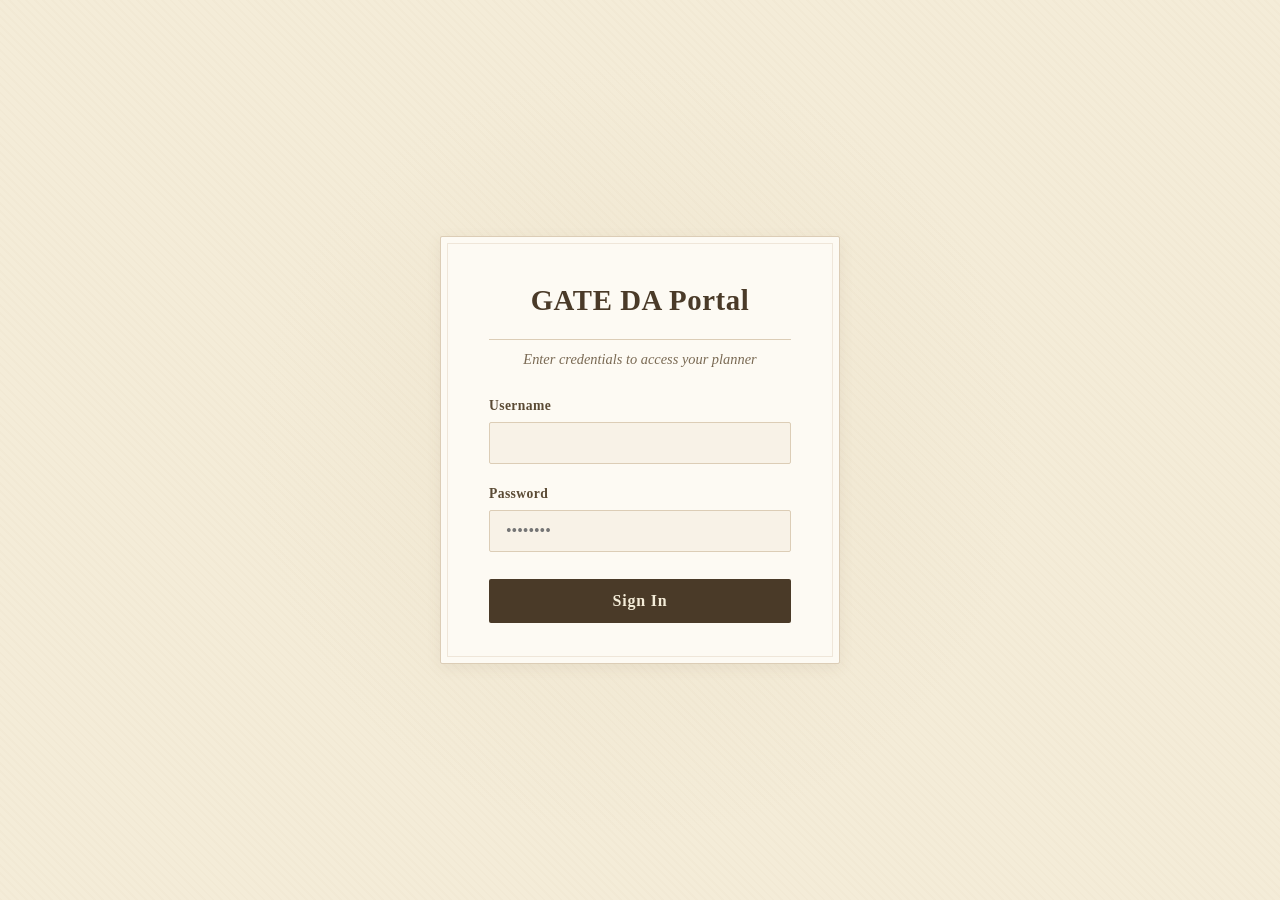
<file: gate.html>
<!DOCTYPE html>
<html lang="en">
<head>
    <meta charset="UTF-8">
    <meta name="viewport" content="width=device-width, initial-scale=1.0">
    <title>GATE 2027 DA · Vintage Study Planner</title>
    <style>
        /* ---------- VINTAGE THEME ---------- */
        * {
            margin: 0;
            padding: 0;
            box-sizing: border-box;
            font-family: 'Georgia', 'Times New Roman', 'Palatino', serif;
        }

        body {
            background: #f4ecd8;
            background-image: 
                radial-gradient(circle at 20% 30%, rgba(200, 180, 140, 0.08) 0%, transparent 30%),
                radial-gradient(circle at 80% 70%, rgba(160, 120, 80, 0.06) 0%, transparent 40%),
                repeating-linear-gradient(45deg, rgba(180, 150, 110, 0.02) 0px, rgba(180, 150, 110, 0.02) 2px, transparent 2px, transparent 6px);
            color: #3a2e1e;
            line-height: 1.6;
            padding: 2rem 1.5rem;
            min-height: 100vh;
        }

        /* ---------- LOGIN SCREEN ---------- */
        #login-screen {
            position: fixed;
            top: 0; left: 0; right: 0; bottom: 0;
            background: #f4ecd8;
            background-image: 
                radial-gradient(circle at 50% 50%, rgba(200, 180, 140, 0.1) 0%, transparent 50%),
                repeating-linear-gradient(45deg, rgba(180, 150, 110, 0.03) 0px, rgba(180, 150, 110, 0.03) 2px, transparent 2px, transparent 6px);
            display: flex;
            align-items: center;
            justify-content: center;
            z-index: 1000;
        }

        .login-box {
            background: #fdfaf3;
            padding: 2.5rem 3rem;
            border: 1px solid #dccdb6;
            box-shadow: 0 4px 15px rgba(100, 80, 50, 0.08), inset 0 0 0 6px #fdfaf3, inset 0 0 0 7px rgba(180, 150, 110, 0.2);
            border-radius: 2px;
            width: 100%;
            max-width: 400px;
            text-align: center;
            position: relative;
        }

        .login-box h2 {
            color: #4a3a28;
            font-size: 1.8rem;
            margin-bottom: 0.5rem;
            border-bottom: 1px solid #dccdb6;
            padding-bottom: 1rem;
            letter-spacing: 0.02em;
        }

        .login-box p {
            color: #7a6a54;
            font-size: 0.9rem;
            margin-bottom: 1.5rem;
            font-style: italic;
        }

        .login-input-group {
            margin-bottom: 1.2rem;
            text-align: left;
        }

        .login-input-group label {
            display: block;
            font-size: 0.85rem;
            color: #5a4a34;
            margin-bottom: 0.3rem;
            font-weight: 600;
            letter-spacing: 0.03em;
        }

        .login-input-group input {
            width: 100%;
            padding: 0.7rem 1rem;
            background: #f8f2e7;
            border: 1px solid #dccdb6;
            border-radius: 2px;
            color: #3a2e1e;
            font-family: 'Georgia', serif;
            font-size: 1rem;
            outline: none;
            transition: border 0.2s;
        }

        .login-input-group input:focus {
            border-color: #8b7a5e;
            background: #fdfaf3;
        }

        .login-btn {
            width: 100%;
            padding: 0.8rem;
            background: #4a3a28;
            color: #f4ecd8;
            border: none;
            border-radius: 2px;
            font-family: 'Georgia', serif;
            font-size: 1rem;
            font-weight: 600;
            cursor: pointer;
            letter-spacing: 0.05em;
            transition: background 0.2s;
            margin-top: 0.5rem;
        }

        .login-btn:hover {
            background: #5a4a34;
        }

        .login-error {
            color: #9c3a3a;
            font-size: 0.85rem;
            margin-top: 1rem;
            display: none;
            font-weight: bold;
        }

        /* ---------- MAIN APP ---------- */
        .app {
            max-width: 1300px;
            margin: 0 auto;
            display: none; /* Hidden until login */
        }

        /* Vintage header */
        header {
            margin-bottom: 1.8rem;
            border-bottom: 3px double #b8a07c;
            padding-bottom: 0.8rem;
            display: flex;
            justify-content: space-between;
            align-items: flex-start;
            flex-wrap: wrap;
            gap: 1rem;
        }

        .header-left h1 {
            font-size: 2.4rem;
            font-weight: 700;
            letter-spacing: -0.01em;
            color: #4a3a28;
            text-shadow: 1px 1px 0 rgba(200, 180, 150, 0.5);
            display: inline-block;
            font-family: 'Georgia', 'Times New Roman', serif;
        }

        .subhead {
            color: #6b5a44;
            font-size: 1rem;
            margin-top: 0.4rem;
            display: flex;
            align-items: center;
            gap: 0.75rem;
            flex-wrap: wrap;
            font-style: italic;
        }

        .weightage-pill {
            background: #e6d9c0;
            padding: 0.25rem 1rem;
            border-radius: 2px;
            font-weight: 500;
            font-size: 0.85rem;
            color: #4a3a28;
            border: 1px solid #cbb894;
            font-style: normal;
            letter-spacing: 0.02em;
        }

        /* Profile Image in Header */
        .user-profile {
            display: flex;
            flex-direction: column;
            align-items: center;
            gap: 0.4rem;
        }

        .user-profile img {
            width: 60px;
            height: 60px;
            border-radius: 50%;
            object-fit: cover;
            border: 2px solid #b8a07c;
            box-shadow: 0 2px 5px rgba(0,0,0,0.1);
            background: #e6d9c0;
        }

        .user-profile span {
            font-size: 0.8rem;
            color: #6b5a44;
            font-weight: 600;
            font-style: italic;
            letter-spacing: 0.02em;
        }

        .logout-btn {
            background: transparent;
            border: 1px solid #cbb894;
            color: #8b7a5e;
            padding: 0.3rem 0.8rem;
            font-size: 0.75rem;
            border-radius: 2px;
            cursor: pointer;
            font-family: 'Georgia', serif;
            font-weight: 600;
            transition: all 0.15s ease;
            margin-top: 0.2rem;
        }

        .logout-btn:hover {
            background: #e6d9c0;
            color: #4a3a28;
            border-color: #8b7a5e;
        }

        /* Tabs vintage */
        .tabs {
            display: flex;
            flex-wrap: wrap;
            gap: 0.4rem;
            margin: 1.8rem 0 1.2rem;
            border-bottom: 2px solid #cbb894;
            padding-bottom: 0.4rem;
        }

        .tab-btn {
            background: transparent;
            border: 1px solid transparent;
            padding: 0.6rem 1.4rem;
            font-weight: 600;
            font-size: 0.95rem;
            color: #6b5a44;
            border-radius: 2px;
            cursor: pointer;
            transition: all 0.15s ease;
            display: flex;
            align-items: center;
            gap: 0.5rem;
            font-family: 'Georgia', serif;
            letter-spacing: 0.02em;
        }

        .tab-btn:hover {
            background: #e6d9c0;
            color: #3a2e1e;
        }

        .tab-btn.active {
            background: #4a3a28;
            color: #f4ecd8;
            border-color: #4a3a28;
        }

        .tab-pane {
            display: none;
            animation: fadeVintage 0.25s ease;
        }

        .tab-pane.active {
            display: block;
        }

        @keyframes fadeVintage {
            from { opacity: 0.3; transform: translateY(3px); }
            to { opacity: 1; transform: translateY(0); }
        }

        /* Grid */
        .grid-2 {
            display: grid;
            grid-template-columns: 1.2fr 0.8fr;
            gap: 1.8rem;
        }

        @media (max-width: 800px) {
            .grid-2 {
                grid-template-columns: 1fr;
            }
        }

        /* Cards vintage */
        .card {
            background: #fdfaf3;
            border-radius: 2px;
            padding: 1.5rem 1.6rem;
            box-shadow: 0 2px 8px rgba(100, 80, 50, 0.06);
            border: 1px solid #dccdb6;
            margin-bottom: 1.8rem;
            position: relative;
        }

        .card::before {
            content: '';
            position: absolute;
            top: 6px;
            left: 6px;
            right: 6px;
            bottom: 6px;
            border: 1px solid rgba(180, 150, 110, 0.15);
            pointer-events: none;
            border-radius: 1px;
        }

        .card h2 {
            font-size: 1.4rem;
            font-weight: 600;
            margin-bottom: 1rem;
            display: flex;
            align-items: center;
            gap: 0.5rem;
            color: #4a3a28;
            border-bottom: 1px solid #dccdb6;
            padding-bottom: 0.5rem;
            font-family: 'Georgia', serif;
        }

        .card h3 {
            font-size: 1.1rem;
            font-weight: 600;
            margin: 1rem 0 0.5rem;
            color: #5a4a34;
            font-family: 'Georgia', serif;
        }

        /* Section list */
        .section-list {
            display: flex;
            flex-direction: column;
            gap: 0.6rem;
            margin-top: 0.5rem;
        }

        .section-item {
            display: flex;
            align-items: center;
            justify-content: space-between;
            padding: 0.7rem 0.9rem;
            background: #f8f2e7;
            border-radius: 2px;
            border-left: 5px solid #8b7a5e;
            cursor: pointer;
            transition: background 0.15s;
            border-top: 1px solid #e6d9c0;
            border-right: 1px solid #e6d9c0;
            border-bottom: 1px solid #e6d9c0;
        }

        .section-item:hover {
            background: #ede3d3;
        }

        .section-left {
            display: flex;
            align-items: center;
            gap: 0.8rem;
            font-weight: 500;
        }

        .section-name {
            font-weight: 600;
            color: #3a2e1e;
        }

        .section-weight {
            font-size: 0.8rem;
            background: #dccdb6;
            padding: 0.15rem 0.7rem;
            border-radius: 2px;
            color: #4a3a28;
            border: 1px solid #cbb894;
        }

        .progress-badge {
            font-size: 0.75rem;
            background: #8b7a5e;
            color: #fdfaf3;
            padding: 0.2rem 0.8rem;
            border-radius: 2px;
        }

        /* Checklist */
        .checklist {
            display: flex;
            flex-direction: column;
            gap: 0.7rem;
            margin-top: 1rem;
        }

        .checklist-item {
            display: flex;
            align-items: center;
            gap: 0.9rem;
            padding: 0.5rem 0.7rem;
            border-radius: 2px;
            background: #f8f2e7;
            transition: background 0.1s;
            border: 1px solid #e6d9c0;
        }

        .checklist-item:hover {
            background: #ede3d3;
        }

        .checklist-item input[type="checkbox"] {
            width: 1.2rem;
            height: 1.2rem;
            accent-color: #8b7a5e;
            cursor: pointer;
            flex-shrink: 0;
        }

        .checklist-item label {
            font-weight: 500;
            flex: 1;
            cursor: pointer;
            color: #3a2e1e;
        }

        .item-sub {
            font-size: 0.8rem;
            color: #7a6a54;
            margin-left: 0.2rem;
            font-style: italic;
        }

        /* Progress bar vintage */
        .progress-bar-container {
            margin: 1.5rem 0 0.5rem;
            background: #e6d9c0;
            border-radius: 2px;
            height: 14px;
            overflow: hidden;
            border: 1px solid #cbb894;
        }

        .progress-bar-fill {
            height: 100%;
            background: #8b7a5e;
            width: 0%;
            border-radius: 1px;
            transition: width 0.2s ease;
        }

        /* Strategy box */
        .strategy-text {
            background: #f2ead9;
            padding: 1rem 1.2rem;
            border-radius: 2px;
            margin: 1rem 0;
            border-left: 6px solid #8b7a5e;
            border-top: 1px solid #dccdb6;
            border-right: 1px solid #dccdb6;
            border-bottom: 1px solid #dccdb6;
        }

        .strategy-text p {
            margin-bottom: 0.6rem;
        }

        .strategy-text strong {
            color: #3a2e1e;
        }

        /* Weightage table */
        .weightage-table {
            width: 100%;
            border-collapse: collapse;
            margin-top: 0.8rem;
            font-size: 0.9rem;
            background: #f8f2e7;
            border: 1px solid #dccdb6;
        }

        .weightage-table th {
            text-align: left;
            padding: 0.7rem 0.5rem;
            background: #e6d9c0;
            color: #3a2e1e;
            font-weight: 600;
            border-bottom: 2px solid #cbb894;
        }

        .weightage-table td {
            padding: 0.6rem 0.5rem;
            border-bottom: 1px solid #e6d9c0;
        }

        .weightage-table tr:last-child td {
            border-bottom: none;
        }

        /* Badges */
        .badge {
            font-size: 0.7rem;
            font-weight: 700;
            padding: 0.2rem 0.7rem;
            border-radius: 2px;
            display: inline-block;
            letter-spacing: 0.03em;
        }

        .badge-high { background: #d4c4a8; color: #5a3e28; }
        .badge-med { background: #e6d9c0; color: #5a4a34; }
        .badge-low { background: #ede3d3; color: #6b5a44; }

        /* Detail panel */
        .topic-detail-panel {
            background: #fdfaf3;
            border-radius: 2px;
            padding: 1.2rem 1.4rem;
            margin-top: 1rem;
            border: 1px solid #dccdb6;
            box-shadow: 0 2px 6px rgba(100, 80, 50, 0.04);
        }

        .topic-detail-panel h4 {
            font-size: 1.1rem;
            font-weight: 600;
            color: #3a2e1e;
            margin-bottom: 0.8rem;
            display: flex;
            justify-content: space-between;
            border-bottom: 1px dashed #cbb894;
            padding-bottom: 0.5rem;
        }

        .detail-tags {
            display: flex;
            flex-wrap: wrap;
            gap: 0.4rem;
            margin-top: 0.5rem;
        }

        .detail-tag {
            background: #ede3d3;
            padding: 0.25rem 0.8rem;
            border-radius: 2px;
            font-size: 0.78rem;
            color: #4a3a28;
            border: 1px solid #dccdb6;
        }

        .flex-between {
            display: flex;
            justify-content: space-between;
            align-items: center;
            flex-wrap: wrap;
        }

        .text-muted { color: #7a6a54; font-size: 0.85rem; }
        .mt-1 { margin-top: 0.5rem; }
        .mt-2 { margin-top: 1rem; }
        .mb-1 { margin-bottom: 0.5rem; }

        /* Exam pattern styles */
        .exam-info-grid {
            display: grid;
            grid-template-columns: repeat(auto-fit, minmax(200px, 1fr));
            gap: 1rem;
            margin: 1rem 0;
        }

        .exam-info-card {
            background: #f2ead9;
            padding: 1rem;
            border-radius: 2px;
            border: 1px solid #dccdb6;
            text-align: center;
        }

        .exam-info-card .number {
            font-size: 2rem;
            font-weight: 700;
            color: #4a3a28;
            display: block;
            line-height: 1.2;
        }

        .exam-info-card .label {
            font-size: 0.8rem;
            color: #7a6a54;
            text-transform: uppercase;
            letter-spacing: 0.05em;
        }

        .source-list {
            list-style: none;
            padding: 0;
        }

        .source-list li {
            padding: 0.6rem 0;
            border-bottom: 1px dashed #dccdb6;
            display: flex;
            gap: 0.6rem;
            align-items: flex-start;
        }

        .source-list li:last-child {
            border-bottom: none;
        }

        .source-tag {
            font-size: 0.7rem;
            background: #dccdb6;
            padding: 0.1rem 0.6rem;
            border-radius: 2px;
            white-space: nowrap;
            font-weight: 600;
            color: #4a3a28;
        }

        .tomorrow-plan {
            background: #f2ead9;
            padding: 1.2rem;
            border-radius: 2px;
            border: 1px solid #dccdb6;
            margin-top: 1rem;
        }

        .tomorrow-plan ol {
            margin-left: 1.2rem;
            color: #3a2e1e;
        }

        .tomorrow-plan li {
            margin-bottom: 0.5rem;
        }
    </style>
</head>
<body>

    <!-- LOGIN SCREEN -->
    <div id="login-screen">
        <div class="login-box">
            <h2>GATE DA Portal</h2>
            <p>Enter credentials to access your planner</p>
            <div class="login-input-group">
                <label for="username">Username</label>
                <!-- Placeholder removed as requested -->
                <input type="text" id="username" autocomplete="off">
            </div>
            <div class="login-input-group">
                <label for="password">Password</label>
                <input type="password" id="password" placeholder="••••••••">
            </div>
            <button class="login-btn" onclick="attemptLogin()">Sign In</button>
            <div id="login-error" class="login-error">Invalid username or password.</div>
        </div>
    </div>

    <!-- MAIN APP -->
    <div class="app" id="main-app">
        <header>
            <div class="header-left">
                <div class="flex-between">
                    <h1>GATE 2027 · Data Science & AI</h1>
                </div>
                <div class="subhead">
                    <span>Exam pattern · Sources · Strategy · Checklist</span>
                    <span class="weightage-pill">65 Q · 100 Marks · 3 Hours</span>
                </div>
            </div>
            <div class="user-profile">
                <!-- Using the provided image as logo/profile -->
                <img src="abies.jpg" alt="Abies Profile" onerror="this.src='data:image/svg+xml;utf8,<svg xmlns=\'http://www.w3.org/2000/svg\' viewBox=\'0 0 100 100\'><rect width=\'100\' height=\'100\' fill=\'%23dccdb6\'/><text x=\'50\' y=\'55\' font-family=\'Georgia\' font-size=\'40\' text-anchor=\'middle\' fill=\'%234a3a28\'>A</text></svg>'">
                <span>abies</span>
                <button class="logout-btn" onclick="logoutUser()">Logout</button>
            </div>
        </header>

        <!-- TABS -->
        <div class="tabs">
            <button class="tab-btn active" data-tab="tab-learn">📖 Learn & Explore</button>
            <button class="tab-btn" data-tab="tab-weightage">⚖️ Weightage & Focus</button>
            <button class="tab-btn" data-tab="tab-exam">📋 Exam Pattern & Sources</button>
            <button class="tab-btn" data-tab="tab-checklist">✅ Checklist</button>
        </div>

        <!-- ============ TAB 1: LEARN & EXPLORE ============ -->
        <div id="tab-learn" class="tab-pane active">
            <div class="grid-2">
                <div>
                    <div class="card">
                        <h2>📂 Syllabus sections</h2>
                        <p class="text-muted mb-1">Click any section to see detailed topics & sub-topics.</p>
                        <div id="sectionList" class="section-list"></div>
                    </div>
                    <div id="topicDetailPanel" class="topic-detail-panel">
                        <h4>🔍 Select a section</h4>
                        <p class="text-muted">Click a section above to view the full topic breakdown.</p>
                    </div>
                </div>
                <div>
                    <div class="card">
                        <h2>🧠 Learnable idea & strategy</h2>
                        <div class="strategy-text">
                            <p><strong>1. Foundation first:</strong> Python, DSA, and basic probability build the base for ML & AI.</p>
                            <p><strong>2. Math matters:</strong> Linear Algebra & Calculus are prerequisites for ML, PCA, and optimization.</p>
                            <p><strong>3. ML is king:</strong> Highest-weightage subject — practice concepts, not just code.</p>
                            <p><strong>4. DBMS is scoring:</strong> SQL, ER model, normalization — predictable and high ROI.</p>
                            <p><strong>5. AI is conceptual:</strong> Search + logic + uncertainty — theory-heavy but scoring if practised.</p>
                        </div>
                        <h3>🎯 What to focus on</h3>
                        <ul style="margin-left: 1.2rem; color: #3a2e1e; font-size: 0.95rem;">
                            <li><strong>High priority:</strong> ML, Probability & Statistics, Linear Algebra</li>
                            <li><strong>Medium priority:</strong> DSA, DBMS, AI</li>
                            <li><strong>Moderate:</strong> Calculus (single-variable only)</li>
                        </ul>
                        <h3 class="mt-2">📌 How to prepare</h3>
                        <ul style="margin-left: 1.2rem; color: #3a2e1e; font-size: 0.95rem;">
                            <li>2 subjects per week, concept-first.</li>
                            <li>Active recall: 1-page summary per topic.</li>
                            <li>Solve GATE DA PYQs (2024 onward) topic-wise.</li>
                            <li>Code small ML/DS implementations.</li>
                            <li>Revise formulas and distributions weekly.</li>
                        </ul>
                    </div>
                </div>
            </div>
        </div>

        <!-- ============ TAB 2: WEIGHTAGE & FOCUS ============ -->
        <div id="tab-weightage" class="tab-pane">
            <div class="grid-2">
                <div class="card">
                    <h2>📊 Approximate weightage (priority-based)</h2>
                    <p class="text-muted mb-1">Official pattern: GA = 15 marks, 7 subjects combined = 85 marks. No fixed subject-wise marks published.</p>
                    <table class="weightage-table">
                        <thead>
                            <tr><th>Section</th><th>Likely Priority</th><th>Focus</th></tr>
                        </thead>
                        <tbody>
                            <tr><td>6. Machine Learning</td><td><span class="badge badge-high">Highest</span></td><td>Supervised + Unsupervised</td></tr>
                            <tr><td>1. Probability & Statistics</td><td><span class="badge badge-high">High</span></td><td>Distributions, testing, Bayes</td></tr>
                            <tr><td>2. Linear Algebra</td><td><span class="badge badge-high">High</span></td><td>Eigen, SVD, matrices</td></tr>
                            <tr><td>4. Programming, DSA</td><td><span class="badge badge-med">Medium-High</span></td><td>Python, sorting, graphs</td></tr>
                            <tr><td>5. DBMS & Warehousing</td><td><span class="badge badge-med">Medium</span></td><td>SQL, ER, normalization</td></tr>
                            <tr><td>7. AI</td><td><span class="badge badge-med">Medium</span></td><td>Search, logic, uncertainty</td></tr>
                            <tr><td>3. Calculus & Optimization</td><td><span class="badge badge-low">Moderate</span></td><td>Single-variable only</td></tr>
                        </tbody>
                    </table>
                    <p class="text-muted mt-2">*Priority reflects syllabus breadth and prerequisite importance, not guaranteed marks.</p>
                </div>
                <div class="card">
                    <h2>🎯 Focus & strategy</h2>
                    <div class="strategy-text">
                        <p><strong>🔹 Must master:</strong> Machine Learning, Probability & Statistics, Linear Algebra.</p>
                        <p><strong>🔸 Strong grip:</strong> DSA, DBMS, AI (search & logic).</p>
                        <p><strong>🔹 Don't skip:</strong> Calculus — small but predictable.</p>
                        <p><strong>🔸 General Aptitude:</strong> 15 marks fixed — 2-3 weeks of focused practice can give full marks.</p>
                    </div>
                    <h3>📈 Study order</h3>
                    <ol style="margin-left: 1.2rem; color: #3a2e1e;">
                        <li>Linear Algebra (foundation for ML)</li>
                        <li>Probability & Statistics (foundation for ML/AI)</li>
                        <li>Machine Learning (highest weight)</li>
                        <li>Programming & DSA</li>
                        <li>DBMS & Warehousing</li>
                        <li>AI</li>
                        <li>Calculus (last, but don't skip)</li>
                    </ol>
                </div>
            </div>
        </div>

        <!-- ============ TAB 3: EXAM PATTERN & SOURCES ============ -->
        <div id="tab-exam" class="tab-pane">
            <div class="card">
                <h2>📋 GATE 2027 DA Exam Pattern (Official)</h2>
                <div class="exam-info-grid">
                    <div class="exam-info-card">
                        <span class="number">65</span>
                        <span class="label">Questions</span>
                    </div>
                    <div class="exam-info-card">
                        <span class="number">100</span>
                        <span class="label">Total Marks</span>
                    </div>
                    <div class="exam-info-card">
                        <span class="number">3</span>
                        <span class="label">Hours (CBT)</span>
                    </div>
                    <div class="exam-info-card">
                        <span class="number">15</span>
                        <span class="label">GA Marks</span>
                    </div>
                    <div class="exam-info-card">
                        <span class="number">85</span>
                        <span class="label">Subject Marks</span>
                    </div>
                </div>
                <p style="margin-top: 0.8rem; color: #3a2e1e;"><strong>Question types:</strong> MCQ (negative marking: −1/3 for 1-mark, −2/3 for 2-mark), MSQ (no negative, no partial), NAT (no negative).</p>
                <p style="margin-top: 0.4rem; color: #7a6a54; font-size: 0.9rem;">No fixed subject-wise marks are published. All 7 DA subjects share the 85 technical marks.</p>
            </div>

            <div class="grid-2">
                <div class="card">
                    <h2>📚 Best sources (free + paid)</h2>
                    <ul class="source-list">
                        <li><span class="source-tag">FREE</span> <strong>Linear Algebra:</strong> Gilbert Strang, MIT OCW (YouTube / MIT site)</li>
                        <li><span class="source-tag">FREE</span> <strong>Probability:</strong> John Tsitsiklis, MIT OCW (6.041 / 6.431)</li>
                        <li><span class="source-tag">FREE</span> <strong>AI:</strong> Prof. Mausam, IIT Delhi (NPTEL / YouTube)</li>
                        <li><span class="source-tag">FREE</span> <strong>Python & DSA:</strong> Practice on LeetCode / GeeksforGeeks; GATE-specific DSA via GO Classes (paid)</li>
                        <li><span class="source-tag">PAID</span> <strong>Complete prep:</strong> GO Classes (popular for DA), The ML Hub test series, GK Publications guide</li>
                        <li><span class="source-tag">PYQ</span> <strong>Previous papers:</strong> GATE DA 2024, 2025, 2026 (official + solved books)</li>
                        <li><span class="source-tag">FREE</span> <strong>Calculus:</strong> 3Blue1Brown (essence series) + standard single-variable notes</li>
                    </ul>
                    <p class="text-muted mt-2">Stick to one main resource per subject. Don't over-explore.</p>
                </div>

                <div class="card">
                    <h2>🚀 From tomorrow: 4-week starter plan</h2>
                    <div class="tomorrow-plan">
                        <p><strong>Week 1 (Foundation):</strong></p>
                        <ol>
                            <li>Python basics + DSA (arrays, lists, stacks) — 1 hr daily</li>
                            <li>Linear Algebra: vectors, matrices, independence — 1.5 hr daily</li>
                            <li>Probability: axioms, conditional, Bayes — 1.5 hr daily</li>
                            <li>General Aptitude: 30 min daily (quant + verbal)</li>
                        </ol>
                        <p class="mt-2"><strong>Week 2 (Math core):</strong></p>
                        <ol>
                            <li>Linear Algebra: eigenvalues, SVD, projections</li>
                            <li>Probability: distributions (binomial, Poisson, normal), CLT</li>
                            <li>Python DSA: sorting algorithms (selection, bubble, insertion, merge, quick)</li>
                        </ol>
                        <p class="mt-2"><strong>Week 3 (ML intro + DBMS):</strong></p>
                        <ol>
                            <li>ML: linear regression, logistic regression, kNN, naive Bayes</li>
                            <li>DBMS: ER model, SQL basics, relational algebra</li>
                            <li>Revise Week 1-2 notes (1 hr every 3 days)</li>
                        </ol>
                        <p class="mt-2"><strong>Week 4 (ML deep + AI):</strong></p>
                        <ol>
                            <li>ML: SVM, decision trees, bias-variance, cross-validation</li>
                            <li>ML: clustering (k-means, hierarchical), PCA</li>
                            <li>AI: search (BFS, DFS, A*), propositional logic</li>
                            <li>Take 1 topic test per subject studied so far</li>
                        </ol>
                        <p class="mt-2" style="font-style: italic; color: #7a6a54;">After Week 4: continue with DBMS depth, AI uncertainty, full-length mock tests, and PYQs.</p>
                    </div>
                </div>
            </div>

            <div class="card">
                <h2>🧭 How to achieve (discipline & strategy)</h2>
                <div class="strategy-text">
                    <p><strong>Daily non-negotiables:</strong> 3–4 hours focused study (concept + practice). 30 min GA. 15 min revision of yesterday's notes.</p>
                    <p><strong>Weekly rhythm:</strong> 6 days study, 1 day light revision + rest. Take a topic test every week from Week 3 onward.</p>
                    <p><strong>Consistency hack:</strong> Set daily goals. Finish them before entertainment (the "work first, then reward" rule).</p>
                    <p><strong>Revision cycle:</strong> Revise notes after 7 days, then 3 days, then 1 day — spaced repetition.</p>
                    <p><strong>Mock tests:</strong> Start full-length mocks after 60–70% syllabus. Analyze every mistake — identify whether it was concept, calculation, or strategy.</p>
                    <p><strong>Last month:</strong> 2 mocks per week + PYQ review + formula revision. Do not learn new topics in the last 2 weeks.</p>
                </div>
            </div>
        </div>

        <!-- ============ TAB 4: CHECKLIST ============ -->
        <div id="tab-checklist" class="tab-pane">
            <div class="grid-2">
                <div class="card">
                    <h2>✅ Preparation checklist</h2>
                    <p class="text-muted mb-1">Check off topics as you finish them. Progress updates live.</p>
                    <div class="progress-bar-container">
                        <div id="progressBarFill" class="progress-bar-fill" style="width:0%"></div>
                    </div>
                    <p id="progressText" class="text-muted" style="font-size:0.9rem;">0 of 21 topics completed</p>
                    <div id="checklistContainer" class="checklist"></div>
                </div>
                <div class="card">
                    <h2>📋 Need to learn (quick reference)</h2>
                    <div style="max-height: 420px; overflow-y: auto; padding-right: 0.5rem;">
                        <h3>Probability & Statistics</h3>
                        <ul style="margin-left:1.2rem; font-size:0.9rem; color:#3a2e1e;">
                            <li>Counting, axioms, sample space</li>
                            <li>Conditional probability, Bayes theorem</li>
                            <li>Random variables, PMF, PDF, CDF</li>
                            <li>Distributions: Bernoulli, binomial, Poisson, normal, t, chi-squared</li>
                            <li>CLT, confidence intervals, z-test, t-test, chi-squared test</li>
                        </ul>
                        <h3 class="mt-2">Linear Algebra</h3>
                        <ul style="margin-left:1.2rem; font-size:0.9rem; color:#3a2e1e;">
                            <li>Vector spaces, subspaces, independence</li>
                            <li>Matrices: projection, orthogonal, idempotent</li>
                            <li>Gaussian elimination, eigenvalues, determinant, rank, nullity</li>
                            <li>LU decomposition, SVD</li>
                        </ul>
                        <h3 class="mt-2">Calculus & Optimization</h3>
                        <ul style="margin-left:1.2rem; font-size:0.9rem; color:#3a2e1e;">
                            <li>Limits, continuity, differentiability</li>
                            <li>Taylor series, maxima/minima</li>
                            <li>Single-variable optimization</li>
                        </ul>
                        <h3 class="mt-2">Programming, Data Structures & Algorithms</h3>
                        <ul style="margin-left:1.2rem; font-size:0.9rem; color:#3a2e1e;">
                            <li>Python basics, stacks, queues, linked lists, trees, hash tables</li>
                            <li>Search: linear, binary; sorting: selection, bubble, insertion, merge, quick</li>
                            <li>Graph theory: traversals (BFS/DFS), shortest path</li>
                        </ul>
                        <h3 class="mt-2">Database Management & Warehousing</h3>
                        <ul style="margin-left:1.2rem; font-size:0.9rem; color:#3a2e1e;">
                            <li>ER model, relational algebra, tuple calculus, SQL</li>
                            <li>Integrity constraints, normal forms, file organization, indexing</li>
                            <li>Data transformation: normalization, discretization, sampling, compression</li>
                            <li>Data warehouse modelling, concept hierarchies, measures</li>
                        </ul>
                        <h3 class="mt-2">Machine Learning</h3>
                        <ul style="margin-left:1.2rem; font-size:0.9rem; color:#3a2e1e;">
                            <li>Supervised: linear/ridge/logistic regression, kNN, naive Bayes, LDA, SVM, decision trees</li>
                            <li>Bias-variance trade-off, cross-validation (LOO, k-fold)</li>
                            <li>Multi-layer perceptron, feed-forward neural network</li>
                            <li>Unsupervised: k-means, k-medoid, hierarchical clustering</li>
                            <li>Dimensionality reduction: PCA</li>
                        </ul>
                        <h3 class="mt-2">AI</h3>
                        <ul style="margin-left:1.2rem; font-size:0.9rem; color:#3a2e1e;">
                            <li>Search: informed, uninformed, adversarial</li>
                            <li>Logic: propositional, predicate</li>
                            <li>Reasoning under uncertainty: conditional independence, variable elimination, sampling</li>
                        </ul>
                    </div>
                </div>
            </div>
        </div>
    </div>

    <script>
        // ---------- LOGIN & LOGOUT LOGIC ----------
        function attemptLogin() {
            const user = document.getElementById('username').value.trim();
            const pass = document.getElementById('password').value.trim();
            const errorMsg = document.getElementById('login-error');

            if (user === 'abies' && pass === 'gate_abies') {
                document.getElementById('login-screen').style.display = 'none';
                document.getElementById('main-app').style.display = 'block';
                errorMsg.style.display = 'none';
                
                // Clear inputs after successful login
                document.getElementById('username').value = '';
                document.getElementById('password').value = '';
            } else {
                errorMsg.style.display = 'block';
            }
        }

        function logoutUser() {
            // Hide main app, show login screen
            document.getElementById('main-app').style.display = 'none';
            document.getElementById('login-screen').style.display = 'flex';
            
            // Clear inputs
            document.getElementById('username').value = '';
            document.getElementById('password').value = '';
            document.getElementById('login-error').style.display = 'none';
        }

        // Allow pressing Enter to login
        document.getElementById('password').addEventListener('keypress', function (e) {
            if (e.key === 'Enter') {
                attemptLogin();
            }
        });

        // ---------- DATA (Sections & Checklist) ----------
        const sections = [
            {
                id: 1,
                name: "Probability & Statistics",
                weight: "High",
                priority: "High",
                topics: [
                    "Counting (permutation & combinations)", "probability axioms", "Sample space, events",
                    "independent & mutually exclusive events", "marginal, conditional, joint probability",
                    "Bayes Theorem", "conditional expectation & variance", "mean, median, mode, standard deviation",
                    "correlation, covariance", "random variables, discrete random variables & PMF",
                    "uniform, Bernoulli, binomial distribution", "Continuous random variables & PDF",
                    "uniform, exponential, Poisson, normal, standard normal", "t-distribution, chi-squared distributions",
                    "cumulative distribution function", "Conditional PDF", "Central limit theorem",
                    "confidence interval", "z-test, t-test, chi-squared test"
                ]
            },
            {
                id: 2,
                name: "Linear Algebra",
                weight: "High",
                priority: "High",
                topics: [
                    "Vector space, subspaces", "linear dependence & independence of vectors",
                    "matrices, projection matrix, orthogonal matrix", "idempotent matrix, partition matrix & properties",
                    "quadratic forms", "systems of linear equations & solutions", "Gaussian elimination",
                    "eigenvalues & eigenvectors", "determinant, rank, nullity", "projections",
                    "LU decomposition", "singular value decomposition (SVD)"
                ]
            },
            {
                id: 3,
                name: "Calculus & Optimization",
                weight: "Moderate",
                priority: "Medium",
                topics: [
                    "Functions of a single variable", "limit, continuity & differentiability",
                    "Taylor series", "maxima & minima", "optimization involving a single variable"
                ]
            },
            {
                id: 4,
                name: "Programming, Data Structures & Algorithms",
                weight: "Medium-High",
                priority: "Medium",
                topics: [
                    "Programming in Python", "basic data structures: stacks, queues, linked lists, trees, hash tables",
                    "Search algorithms: linear search & binary search",
                    "basic sorting: selection sort, bubble sort, insertion sort",
                    "divide & conquer: mergesort, quicksort",
                    "introduction to graph theory", "basic graph algorithms: traversals & shortest path"
                ]
            },
            {
                id: 5,
                name: "Database Management & Warehousing",
                weight: "Medium",
                priority: "Medium",
                topics: [
                    "ER-model", "relational model: relational algebra, tuple calculus, SQL",
                    "integrity constraints", "normal form", "file organization, indexing", "data types",
                    "data transformation: normalization, discretization, sampling, compression",
                    "data warehouse modelling: schema for multidimensional data models",
                    "concept hierarchies", "measures: categorization & computations"
                ]
            },
            {
                id: 6,
                name: "Machine Learning",
                weight: "Highest",
                priority: "High",
                topics: [
                    "Supervised learning: regression & classification problems",
                    "simple linear regression, multiple linear regression, ridge regression",
                    "logistic regression", "k-nearest neighbour", "naive Bayes classifier",
                    "linear discriminant analysis", "support vector machine", "decision trees",
                    "bias-variance trade-off", "cross-validation: LOO, k-folds",
                    "multi-layer perceptron, feed-forward neural network",
                    "Unsupervised learning: clustering algorithms, k-means/k-medoid",
                    "hierarchical clustering: top-down, bottom-up: single-linkage, multiple-linkage",
                    "dimensionality reduction, principal component analysis (PCA)"
                ]
            },
            {
                id: 7,
                name: "AI",
                weight: "Medium",
                priority: "Moderate",
                topics: [
                    "Search: informed, uninformed, adversarial",
                    "Logic: propositional, predicate",
                    "Reasoning under uncertainty: conditional independence representation",
                    "exact inference through variable elimination",
                    "approximate inference through sampling"
                ]
            }
        ];

        const checklistItems = [
            { id: 'c1', text: 'Probability: axioms, Bayes theorem, conditional probability', section: 'Probability' },
            { id: 'c2', text: 'Random variables & distributions (Bernoulli, binomial, Poisson, normal, t, chi-squared)', section: 'Probability' },
            { id: 'c3', text: 'Hypothesis testing: z-test, t-test, chi-squared test, CLT', section: 'Probability' },
            { id: 'c4', text: 'Linear algebra: vector spaces, matrices, projection & orthogonal matrices', section: 'Linear Algebra' },
            { id: 'c5', text: 'Eigenvalues, determinant, rank, nullity, SVD', section: 'Linear Algebra' },
            { id: 'c6', text: 'Calculus: limits, continuity, differentiability, Taylor series', section: 'Calculus' },
            { id: 'c7', text: 'Single-variable optimization (maxima/minima)', section: 'Calculus' },
            { id: 'c8', text: 'Python programming + basic data structures (stacks, queues, linked lists, trees, hash)', section: 'DSA' },
            { id: 'c9', text: 'Search & sorting algorithms (linear, binary, selection, bubble, insertion, merge, quick)', section: 'DSA' },
            { id: 'c10', text: 'Graph theory: traversals (BFS/DFS), shortest path', section: 'DSA' },
            { id: 'c11', text: 'DBMS: ER model, relational algebra, tuple calculus, SQL', section: 'DBMS' },
            { id: 'c12', text: 'Normalization, indexing, file organization', section: 'DBMS' },
            { id: 'c13', text: 'Data warehousing: multidimensional models, concept hierarchies, measures', section: 'DBMS' },
            { id: 'c14', text: 'Supervised learning: regression, logistic regression, kNN, naive Bayes', section: 'ML' },
            { id: 'c15', text: 'SVM, decision trees, LDA, bias-variance, cross-validation', section: 'ML' },
            { id: 'c16', text: 'Neural networks: perceptron, feed-forward', section: 'ML' },
            { id: 'c17', text: 'Unsupervised: k-means, k-medoid, hierarchical clustering', section: 'ML' },
            { id: 'c18', text: 'Dimensionality reduction: PCA', section: 'ML' },
            { id: 'c19', text: 'AI search: informed, uninformed, adversarial', section: 'AI' },
            { id: 'c20', text: 'Logic: propositional & predicate', section: 'AI' },
            { id: 'c21', text: 'Reasoning under uncertainty: variable elimination, sampling', section: 'AI' }
        ];

        // ---------- RENDER FUNCTIONS ----------
        const sectionListEl = document.getElementById('sectionList');
        const detailPanel = document.getElementById('topicDetailPanel');
        const checklistContainer = document.getElementById('checklistContainer');
        const progressBarFill = document.getElementById('progressBarFill');
        const progressText = document.getElementById('progressText');

        function renderSections() {
            sectionListEl.innerHTML = '';
            sections.forEach(sec => {
                const div = document.createElement('div');
                div.className = 'section-item';
                div.dataset.id = sec.id;
                div.innerHTML = `
                    <div class="section-left">
                        <span class="section-name">${sec.id}. ${sec.name}</span>
                    </div>
                    <div style="display:flex; gap:0.6rem; align-items:center;">
                        <span class="section-weight">${sec.weight}</span>
                        <span class="progress-badge" style="background:${sec.priority === 'High' ? '#8b7a5e' : sec.priority === 'Medium' ? '#a89474' : '#b8a07c'}">${sec.priority}</span>
                    </div>
                `;
                div.addEventListener('click', () => showTopicDetail(sec));
                sectionListEl.appendChild(div);
            });
        }

        function showTopicDetail(sec) {
            const tags = sec.topics.map(t => `<span class="detail-tag">${t}</span>`).join('');
            detailPanel.innerHTML = `
                <h4>
                    <span>${sec.id}. ${sec.name}</span>
                    <span style="font-size:0.8rem; font-weight:500; background:#e6d9c0; padding:0.2rem 0.8rem; border-radius:2px; border:1px solid #cbb894;">${sec.weight} priority</span>
                </h4>
                <p style="font-size:0.9rem; color:#5a4a34; margin-bottom:0.8rem;">Priority: <strong>${sec.priority}</strong></p>
                <div class="detail-tags">${tags}</div>
                <p style="margin-top:1rem; font-size:0.82rem; color:#7a6a54; font-style:italic;">💡 Click another section to switch topic view — just like a study tab.</p>
            `;
        }

        function renderChecklist() {
            checklistContainer.innerHTML = '';
            checklistItems.forEach(item => {
                const div = document.createElement('div');
                div.className = 'checklist-item';
                const checkboxId = 'check_' + item.id;
                div.innerHTML = `
                    <input type="checkbox" id="${checkboxId}" data-id="${item.id}">
                    <label for="${checkboxId}">
                        ${item.text}
                        <span class="item-sub">(${item.section})</span>
                    </label>
                `;
                checklistContainer.appendChild(div);
            });

            document.querySelectorAll('#checklistContainer input[type="checkbox"]').forEach(cb => {
                cb.addEventListener('change', updateProgress);
            });

            updateProgress();
        }

        function updateProgress() {
            const allCheckboxes = document.querySelectorAll('#checklistContainer input[type="checkbox"]');
            const total = allCheckboxes.length;
            const checked = [...allCheckboxes].filter(cb => cb.checked).length;
            const percent = total === 0 ? 0 : (checked / total) * 100;
            progressBarFill.style.width = percent + '%';
            progressText.textContent = `${checked} of ${total} topics completed`;
        }

        function setupTabs() {
            const tabBtns = document.querySelectorAll('.tab-btn');
            const panes = {
                'tab-learn': document.getElementById('tab-learn'),
                'tab-weightage': document.getElementById('tab-weightage'),
                'tab-exam': document.getElementById('tab-exam'),
                'tab-checklist': document.getElementById('tab-checklist')
            };
            tabBtns.forEach(btn => {
                btn.addEventListener('click', () => {
                    tabBtns.forEach(b => b.classList.remove('active'));
                    Object.values(panes).forEach(p => p.classList.remove('active'));
                    btn.classList.add('active');
                    const tabId = btn.dataset.tab;
                    if (panes[tabId]) panes[tabId].classList.add('active');
                });
            });
        }

        // ---------- INITIALISE ----------
        window.addEventListener('DOMContentLoaded', () => {
            renderSections();
            renderChecklist();
            setupTabs();
            if (sections.length > 0) {
                showTopicDetail(sections[0]);
            }
        });
    </script>
</body>
</html>
</file>
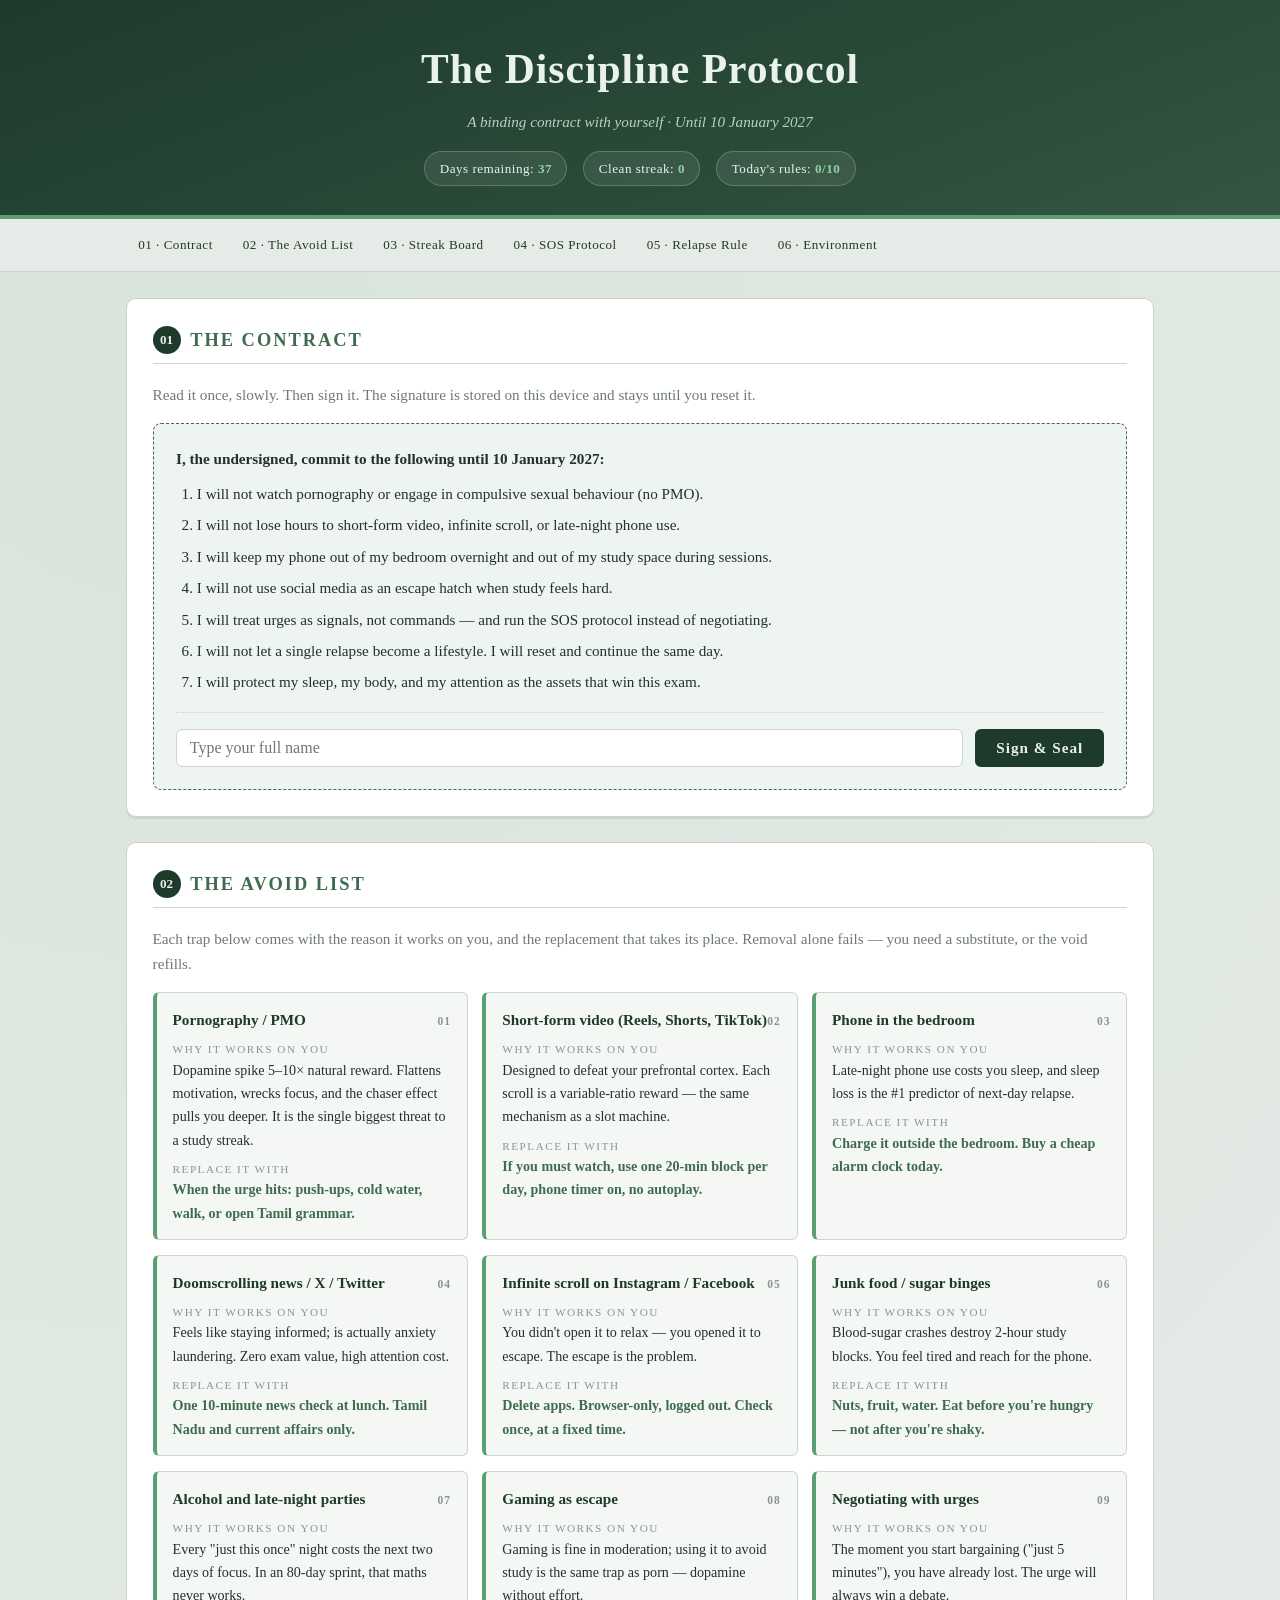
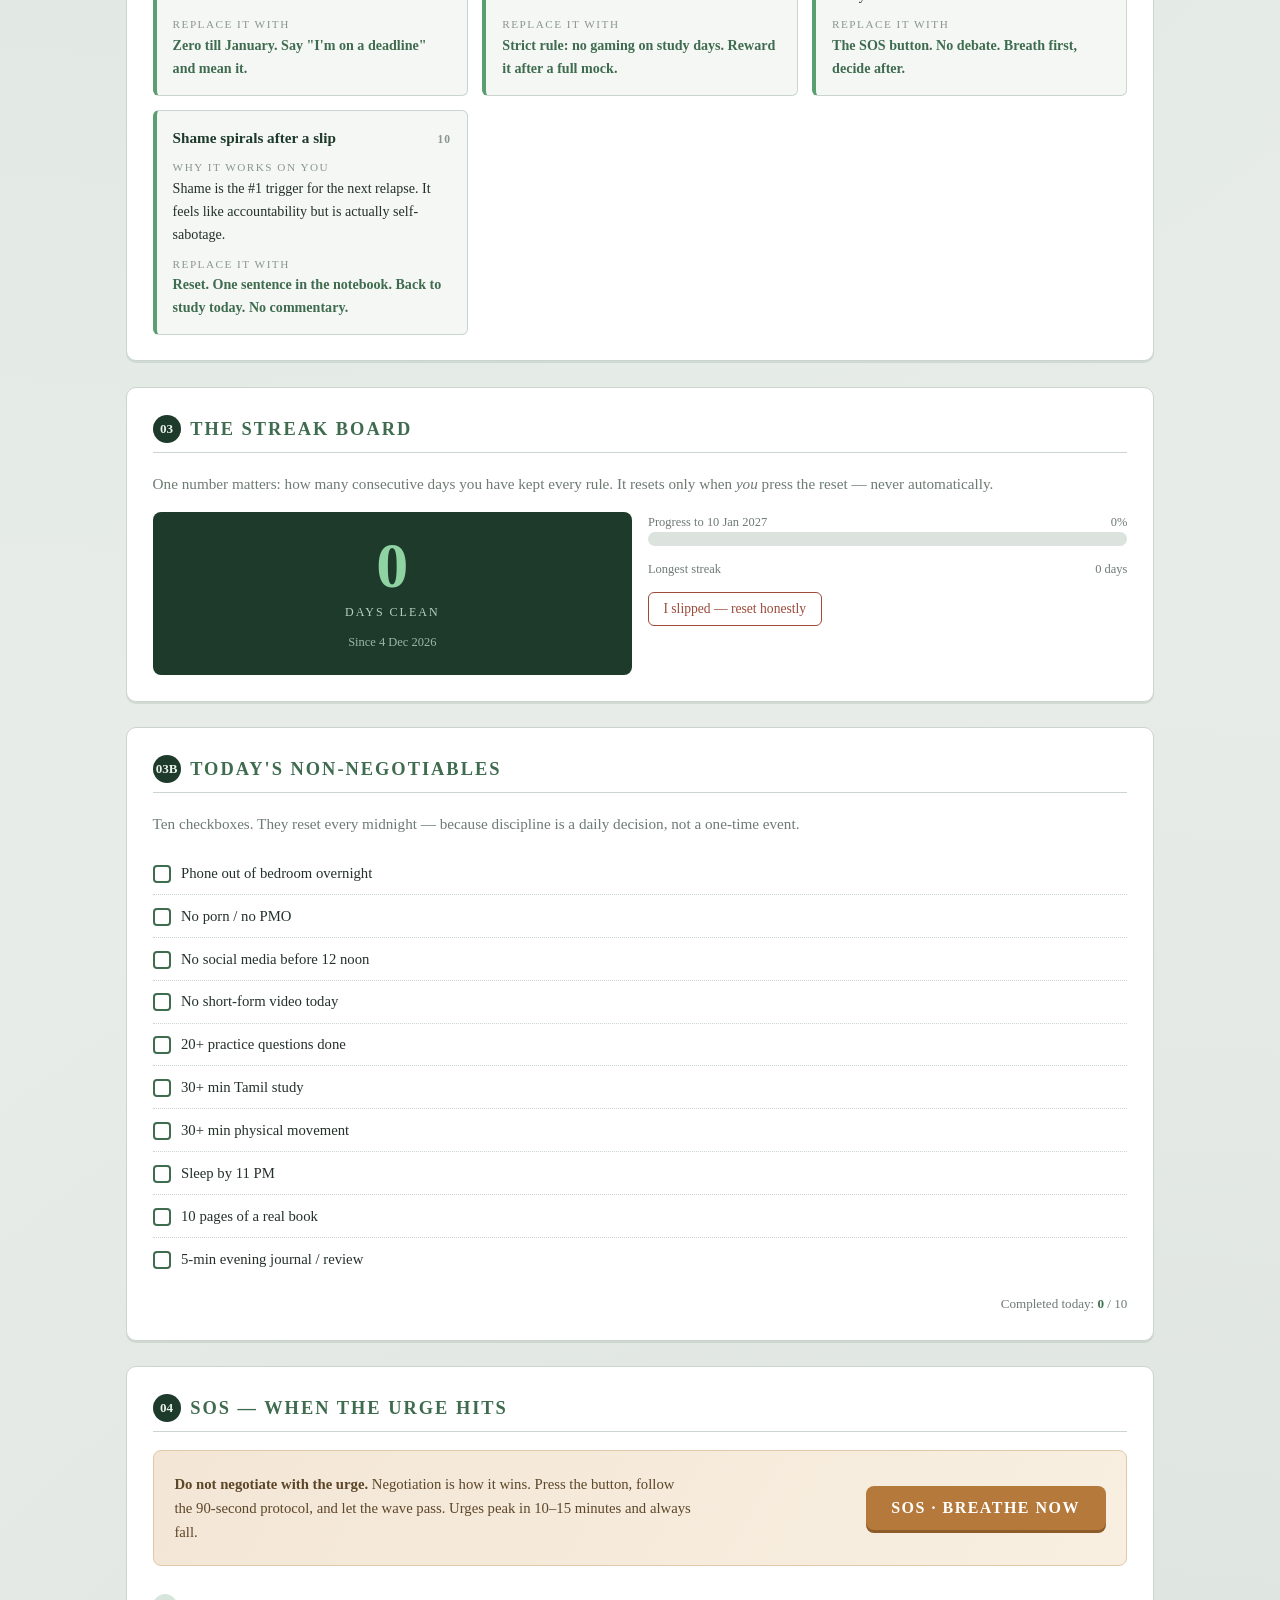
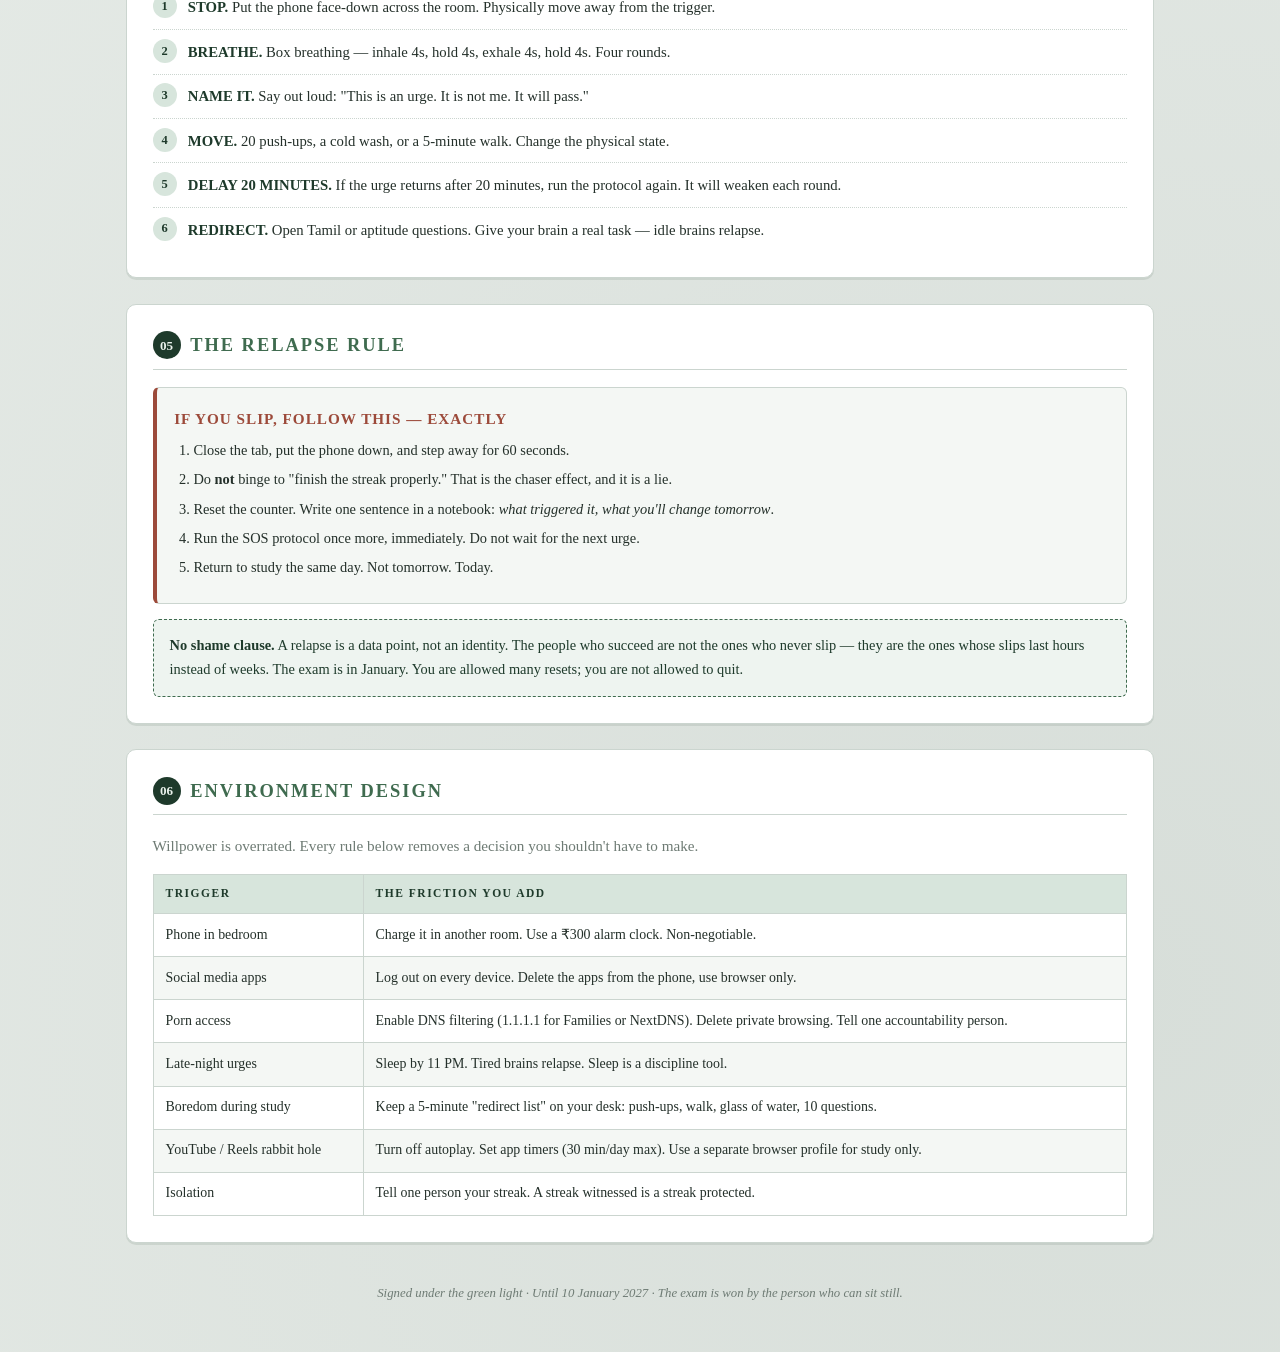
<file: green.html>
<!DOCTYPE html>
<html lang="en">
<head>
<meta charset="UTF-8">
<meta name="viewport" content="width=device-width, initial-scale=1.0">
<title>The Discipline Protocol — Until 10 Jan 2027</title>
<style>
  :root{
    --bg:#E7ECE8;
    --surface:#FFFFFF;
    --surface-2:#F4F7F4;
    --ink:#24302A;
    --muted:#6E7B74;
    --green-deep:#1E3A2B;
    --green:#3F6B4F;
    --green-bright:#5A9E72;
    --green-soft:#D7E5DC;
    --green-pale:#EEF4F0;
    --grey:#8A9590;
    --grey-soft:#DCE2DE;
    --line:#CBD5CF;
    --amber:#B5793C;
    --amber-soft:#F3E6D6;
    --danger:#9C4A3A;
    --shadow:rgba(30,58,43,.10);
    --radius:10px;
  }
  *{margin:0;padding:0;box-sizing:border-box;}
  html{scroll-behavior:smooth;scroll-padding-top:70px;}
  body{
    background:var(--bg);
    color:var(--ink);
    font-family:'Georgia','Times New Roman',serif;
    line-height:1.65;
    padding-bottom:3rem;
    background-image:
      radial-gradient(circle at 12% 8%, rgba(90,158,114,.10) 0%, transparent 45%),
      radial-gradient(circle at 88% 92%, rgba(30,58,43,.08) 0%, transparent 45%);
    min-height:100vh;
  }
  .container{max-width:1060px;margin:0 auto;padding:0 1rem;}

  /* ---------- HEADER ---------- */
  header{
    background:linear-gradient(160deg,var(--green-deep) 0%, #2A4A38 60%, #355540 100%);
    color:#EAF2EC;
    padding:2.2rem 1rem 1.8rem;
    text-align:center;
    border-bottom:4px solid var(--green-bright);
  }
  header h1{
    font-size:clamp(1.7rem,4.5vw,2.6rem);
    letter-spacing:1px;
    margin-bottom:.3rem;
  }
  header .sub{
    color:#B9CFC1;
    font-style:italic;
    font-size:.95rem;
  }
  .topline{
    display:flex;justify-content:center;gap:1rem;flex-wrap:wrap;
    margin-top:1.1rem;
  }
  .pill{
    background:rgba(255,255,255,.08);
    border:1px solid rgba(255,255,255,.2);
    color:#EAF2EC;
    padding:.35rem .9rem;
    border-radius:999px;
    font-size:.82rem;
    letter-spacing:.5px;
    font-family:inherit;
  }
  .pill strong{color:#8FD3A3;font-weight:bold;}

  /* ---------- NAV ---------- */
  nav{
    position:sticky;top:0;z-index:50;
    background:rgba(231,236,232,.96);
    backdrop-filter:blur(6px);
    border-bottom:1px solid var(--line);
  }
  .nav-inner{
    max-width:1060px;margin:0 auto;padding:.5rem 1rem;
    display:flex;gap:.35rem;overflow-x:auto;
    scrollbar-width:thin;
  }
  .nav-inner::-webkit-scrollbar{height:4px;}
  .nav-inner::-webkit-scrollbar-thumb{background:var(--line);border-radius:2px;}
  nav a{
    color:var(--green-deep);
    text-decoration:none;
    font-size:.82rem;
    letter-spacing:.5px;
    padding:.4rem .7rem;
    border-radius:6px;
    white-space:nowrap;
    border:1px solid transparent;
    transition:background .2s,border-color .2s;
    font-family:inherit;
  }
  nav a:hover{background:var(--green-soft);border-color:var(--line);}

  /* ---------- SECTIONS ---------- */
  section{
    background:var(--surface);
    border:1px solid var(--line);
    border-radius:var(--radius);
    padding:1.6rem;
    margin-top:1.6rem;
    box-shadow:0 2px 0 var(--shadow);
  }
  section h2{
    font-size:1.15rem;
    text-transform:uppercase;
    letter-spacing:2px;
    color:var(--green);
    border-bottom:1px solid var(--line);
    padding-bottom:.5rem;
    margin-bottom:1.1rem;
    display:flex;align-items:center;gap:.6rem;
  }
  section h2 .num{
    background:var(--green-deep);
    color:#EAF2EC;
    width:28px;height:28px;
    border-radius:50%;
    display:inline-flex;align-items:center;justify-content:center;
    font-size:.82rem;letter-spacing:0;
  }
  p.lead{font-size:.95rem;color:var(--muted);margin-bottom:1rem;}

  /* ---------- CONTRACT ---------- */
  .contract{
    background:var(--green-pale);
    border:1px dashed var(--green);
    border-radius:8px;
    padding:1.4rem;
    font-size:.95rem;
    position:relative;
  }
  .contract ol{padding-left:1.3rem;margin:.6rem 0;}
  .contract li{margin-bottom:.4rem;}
  .sign-row{
    display:flex;gap:.8rem;flex-wrap:wrap;align-items:center;
    margin-top:1.1rem;
    padding-top:1rem;
    border-top:1px dotted var(--line);
  }
  .sign-row input{
    flex:1;min-width:180px;
    font-family:inherit;font-size:1rem;
    padding:.55rem .8rem;
    border:1px solid var(--line);
    border-radius:6px;
    background:var(--surface);
    color:var(--ink);
  }
  .sign-row input:focus{outline:2px solid var(--green-bright);outline-offset:1px;}
  button.primary{
    font-family:inherit;font-size:.95rem;font-weight:bold;letter-spacing:1px;
    background:var(--green-deep);color:#EAF2EC;
    border:none;border-radius:6px;
    padding:.6rem 1.3rem;cursor:pointer;
    transition:background .2s,transform .1s;
  }
  button.primary:hover{background:var(--green);}
  button.primary:active{transform:scale(.97);}
  .stamp{
    display:none;
    margin-top:1.2rem;
    border:3px double var(--green);
    color:var(--green);
    padding:.8rem 1rem;
    border-radius:6px;
    font-size:.95rem;
    text-align:center;
    transform:rotate(-1.5deg);
    background:#fff;
  }
  .stamp.show{display:block;animation:stampIn .4s ease;}
  @keyframes stampIn{from{transform:scale(1.15) rotate(-6deg);opacity:0;}to{transform:scale(1) rotate(-1.5deg);opacity:1;}}
  .stamp strong{color:var(--green-deep);font-size:1.05rem;}

  /* ---------- AVOID GRID ---------- */
  .avoid-grid{
    display:grid;
    grid-template-columns:repeat(auto-fit,minmax(260px,1fr));
    gap:.9rem;
  }
  .avoid-card{
    background:var(--surface-2);
    border:1px solid var(--line);
    border-left:4px solid var(--green-bright);
    border-radius:6px;
    padding:.9rem 1rem;
    font-size:.88rem;
  }
  .avoid-card h3{
    font-size:.95rem;color:var(--green-deep);
    margin-bottom:.25rem;
    display:flex;justify-content:space-between;align-items:baseline;
  }
  .avoid-card h3 .idx{
    font-size:.72rem;color:var(--grey);letter-spacing:1px;
  }
  .avoid-card .label{
    font-size:.7rem;text-transform:uppercase;letter-spacing:1.5px;
    color:var(--grey);margin-top:.5rem;
  }
  .avoid-card .replace{
    color:var(--green);font-weight:bold;
  }

  /* ---------- STREAK ---------- */
  .streak-board{
    display:grid;
    grid-template-columns:1fr 1fr;
    gap:1rem;
    align-items:stretch;
  }
  @media(max-width:640px){.streak-board{grid-template-columns:1fr;}}
  .streak-big{
    background:var(--green-deep);
    color:#EAF2EC;
    border-radius:8px;
    padding:1.4rem;
    text-align:center;
    display:flex;flex-direction:column;justify-content:center;
  }
  .streak-big .num{
    font-size:4rem;font-weight:bold;line-height:1;color:#8FD3A3;
    font-family:'Georgia',serif;
  }
  .streak-big .lbl{
    font-size:.75rem;text-transform:uppercase;letter-spacing:2px;color:#B9CFC1;
    margin-top:.3rem;
  }
  .streak-big .since{font-size:.78rem;color:#9AB8A6;margin-top:.6rem;}
  .streak-side{display:flex;flex-direction:column;gap:.8rem;}
  .progress-wrap{background:var(--grey-soft);border-radius:999px;height:14px;overflow:hidden;}
  .progress-fill{
    height:100%;width:0%;
    background:linear-gradient(90deg,var(--green-bright),var(--green));
    transition:width .6s ease;
  }
  .progress-meta{display:flex;justify-content:space-between;font-size:.78rem;color:var(--muted);}
  .btn-relapse{
    font-family:inherit;font-size:.85rem;
    background:transparent;color:var(--danger);
    border:1px solid var(--danger);border-radius:6px;
    padding:.5rem .9rem;cursor:pointer;
    align-self:flex-start;
  }
  .btn-relapse:hover{background:var(--danger);color:#fff;}

  /* ---------- DAILY RULES ---------- */
  .rules-list{list-style:none;}
  .rules-list li{
    display:flex;align-items:flex-start;gap:.65rem;
    padding:.55rem 0;
    border-bottom:1px dotted var(--line);
    font-size:.92rem;
  }
  .rules-list li:last-child{border-bottom:none;}
  .rules-list input[type=checkbox]{
    appearance:none;-webkit-appearance:none;
    width:18px;height:18px;flex-shrink:0;margin-top:4px;
    border:2px solid var(--green);border-radius:4px;
    background:var(--surface);cursor:pointer;position:relative;
  }
  .rules-list input[type=checkbox]:checked{background:var(--green);}
  .rules-list input[type=checkbox]:checked::after{
    content:'✓';position:absolute;top:-3px;left:2px;
    color:#fff;font-size:14px;font-weight:bold;
  }
  .rules-list label{cursor:pointer;}
  .rules-list input:checked + label{color:var(--muted);text-decoration:line-through;}
  .rules-count{
    margin-top:.8rem;font-size:.82rem;color:var(--muted);text-align:right;
  }
  .rules-count strong{color:var(--green);}

  /* ---------- SOS ---------- */
  .sos-banner{
    background:linear-gradient(120deg,var(--amber-soft),#F8EFE0);
    border:1px solid #E0C9A8;
    border-radius:8px;
    padding:1.3rem;
    display:flex;justify-content:space-between;align-items:center;gap:1rem;flex-wrap:wrap;
  }
  .sos-banner p{font-size:.92rem;color:#5C4629;max-width:520px;}
  .btn-sos{
    font-family:inherit;font-weight:bold;font-size:1rem;letter-spacing:1.5px;
    background:var(--amber);color:#fff;border:none;border-radius:8px;
    padding:.8rem 1.6rem;cursor:pointer;
    box-shadow:0 3px 0 #8E5C28;
    transition:transform .1s,box-shadow .1s;
  }
  .btn-sos:active{transform:translateY(3px);box-shadow:0 0 0 #8E5C28;}

  .sos-steps{counter-reset:s;margin-top:1.2rem;}
  .sos-steps li{
    counter-increment:s;
    list-style:none;
    padding:.6rem 0 .6rem 2.2rem;
    position:relative;
    font-size:.92rem;
    border-bottom:1px dotted var(--line);
  }
  .sos-steps li:last-child{border-bottom:none;}
  .sos-steps li::before{
    content:counter(s);
    position:absolute;left:0;top:.55rem;
    width:24px;height:24px;border-radius:50%;
    background:var(--green-soft);color:var(--green-deep);
    display:flex;align-items:center;justify-content:center;
    font-size:.78rem;font-weight:bold;
  }
  .sos-steps strong{color:var(--green-deep);}

  /* ---------- MODAL ---------- */
  .modal-overlay{
    display:none;
    position:fixed;inset:0;z-index:100;
    background:rgba(20,35,27,.82);
    backdrop-filter:blur(3px);
    align-items:center;justify-content:center;
    padding:1rem;
  }
  .modal-overlay.open{display:flex;}
  .modal{
    background:var(--surface);
    border-radius:14px;
    max-width:460px;width:100%;
    padding:1.8rem 1.4rem;
    text-align:center;
    box-shadow:0 20px 60px rgba(0,0,0,.4);
    animation:pop .3s ease;
  }
  @keyframes pop{from{transform:scale(.9);opacity:0;}to{transform:scale(1);opacity:1;}}
  .modal h3{color:var(--green-deep);font-size:1.15rem;letter-spacing:1px;margin-bottom:.3rem;}
  .modal .sub{color:var(--muted);font-size:.85rem;margin-bottom:1.2rem;}
  .breath-circle{
    width:150px;height:150px;border-radius:50%;
    margin:0 auto 1.2rem;
    background:radial-gradient(circle at 40% 40%,var(--green-bright),var(--green-deep));
    display:flex;align-items:center;justify-content:center;
    color:#fff;font-size:.9rem;letter-spacing:1px;
    transition:transform 4s ease-in-out;
    transform:scale(.7);
    box-shadow:0 0 0 8px rgba(90,158,114,.15);
  }
  .modal .phase{font-size:1.1rem;font-weight:bold;color:var(--green);min-height:1.6rem;}
  .modal .cycle{font-size:.8rem;color:var(--muted);margin-top:.3rem;}
  .modal .close{
    margin-top:1.2rem;
    background:transparent;border:1px solid var(--line);
    color:var(--muted);border-radius:6px;
    padding:.5rem 1.2rem;cursor:pointer;font-family:inherit;font-size:.85rem;
  }
  .modal .close:hover{background:var(--surface-2);}

  /* ---------- RELAPSE ---------- */
  .relapse-box{
    background:var(--surface-2);
    border:1px solid var(--line);
    border-left:4px solid var(--danger);
    border-radius:6px;
    padding:1.1rem;
  }
  .relapse-box h3{color:var(--danger);font-size:.95rem;letter-spacing:1px;margin-bottom:.5rem;text-transform:uppercase;}
  .relapse-box ol{padding-left:1.2rem;font-size:.9rem;}
  .relapse-box li{margin-bottom:.35rem;}
  .no-shame{
    background:var(--green-pale);
    border:1px dashed var(--green);
    border-radius:6px;
    padding:.9rem 1rem;
    font-size:.9rem;
    margin-top:.9rem;
    color:var(--green-deep);
  }

  /* ---------- ENV TABLE ---------- */
  table{width:100%;border-collapse:collapse;font-size:.87rem;background:var(--surface);}
  th,td{border:1px solid var(--line);padding:.6rem .75rem;text-align:left;vertical-align:top;}
  th{background:var(--green-soft);color:var(--green-deep);font-size:.72rem;text-transform:uppercase;letter-spacing:1.5px;}
  tr:nth-child(even) td{background:var(--surface-2);}

  footer{
    text-align:center;font-size:.8rem;color:var(--muted);
    margin-top:2.5rem;font-style:italic;
  }

  @media(max-width:600px){
    section{padding:1.1rem;}
    .streak-big .num{font-size:3rem;}
    header{padding:1.6rem 1rem 1.4rem;}
  }
</style>
</head>
<body>

<header>
  <h1>The Discipline Protocol</h1>
  <p class="sub">A binding contract with yourself · Until 10 January 2027</p>
  <div class="topline">
    <span class="pill">Days remaining: <strong id="daysLeft">--</strong></span>
    <span class="pill">Clean streak: <strong id="streakMini">0</strong></span>
    <span class="pill">Today's rules: <strong id="rulesMini">0/10</strong></span>
  </div>
</header>

<nav>
  <div class="nav-inner">
    <a href="#contract">01 · Contract</a>
    <a href="#avoid">02 · The Avoid List</a>
    <a href="#streak">03 · Streak Board</a>
    <a href="#sos">04 · SOS Protocol</a>
    <a href="#relapse">05 · Relapse Rule</a>
    <a href="#environment">06 · Environment</a>
  </div>
</nav>

<div class="container">

  <!-- ============ CONTRACT ============ -->
  <section id="contract">
    <h2><span class="num">01</span> The Contract</h2>
    <p class="lead">Read it once, slowly. Then sign it. The signature is stored on this device and stays until you reset it.</p>
    <div class="contract">
      <p><strong>I, the undersigned, commit to the following until 10 January 2027:</strong></p>
      <ol>
        <li>I will not watch pornography or engage in compulsive sexual behaviour (no PMO).</li>
        <li>I will not lose hours to short-form video, infinite scroll, or late-night phone use.</li>
        <li>I will keep my phone out of my bedroom overnight and out of my study space during sessions.</li>
        <li>I will not use social media as an escape hatch when study feels hard.</li>
        <li>I will treat urges as signals, not commands — and run the SOS protocol instead of negotiating.</li>
        <li>I will not let a single relapse become a lifestyle. I will reset and continue the same day.</li>
        <li>I will protect my sleep, my body, and my attention as the assets that win this exam.</li>
      </ol>
      <div class="sign-row">
        <input id="nameInput" type="text" placeholder="Type your full name" maxlength="40" autocomplete="off">
        <button class="primary" id="signBtn">Sign &amp; Seal</button>
      </div>
      <div class="stamp" id="stamp"></div>
    </div>
  </section>

  <!-- ============ AVOID LIST ============ -->
  <section id="avoid">
    <h2><span class="num">02</span> The Avoid List</h2>
    <p class="lead">Each trap below comes with the reason it works on you, and the replacement that takes its place. Removal alone fails — you need a substitute, or the void refills.</p>
    <div class="avoid-grid" id="avoidGrid"></div>
  </section>

  <!-- ============ STREAK ============ -->
  <section id="streak">
    <h2><span class="num">03</span> The Streak Board</h2>
    <p class="lead">One number matters: how many consecutive days you have kept every rule. It resets only when <em>you</em> press the reset — never automatically.</p>
    <div class="streak-board">
      <div class="streak-big">
        <div class="num" id="streakNum">0</div>
        <div class="lbl">Days Clean</div>
        <div class="since" id="sinceText">Started today</div>
      </div>
      <div class="streak-side">
        <div>
          <div class="progress-meta"><span>Progress to 10 Jan 2027</span><span id="progressPct">0%</span></div>
          <div class="progress-wrap"><div class="progress-fill" id="progressFill"></div></div>
        </div>
        <div>
          <div class="progress-meta"><span>Longest streak</span><span id="bestStreak">0 days</span></div>
        </div>
        <button class="btn-relapse" id="relapseBtn">I slipped — reset honestly</button>
      </div>
    </div>
  </section>

  <!-- ============ DAILY RULES ============ -->
  <section id="daily">
    <h2><span class="num">03b</span> Today's Non-Negotiables</h2>
    <p class="lead">Ten checkboxes. They reset every midnight — because discipline is a daily decision, not a one-time event.</p>
    <ul class="rules-list" id="rulesList"></ul>
    <div class="rules-count">Completed today: <strong id="rulesDone">0</strong> / 10</div>
  </section>

  <!-- ============ SOS ============ -->
  <section id="sos">
    <h2><span class="num">04</span> SOS — When the Urge Hits</h2>
    <div class="sos-banner">
      <p><strong>Do not negotiate with the urge.</strong> Negotiation is how it wins. Press the button, follow the 90-second protocol, and let the wave pass. Urges peak in 10–15 minutes and always fall.</p>
      <button class="btn-sos" id="sosBtn">SOS · BREATHE NOW</button>
    </div>
    <ol class="sos-steps">
      <li><strong>STOP.</strong> Put the phone face-down across the room. Physically move away from the trigger.</li>
      <li><strong>BREATHE.</strong> Box breathing — inhale 4s, hold 4s, exhale 4s, hold 4s. Four rounds.</li>
      <li><strong>NAME IT.</strong> Say out loud: "This is an urge. It is not me. It will pass."</li>
      <li><strong>MOVE.</strong> 20 push-ups, a cold wash, or a 5-minute walk. Change the physical state.</li>
      <li><strong>DELAY 20 MINUTES.</strong> If the urge returns after 20 minutes, run the protocol again. It will weaken each round.</li>
      <li><strong>REDIRECT.</strong> Open Tamil or aptitude questions. Give your brain a real task — idle brains relapse.</li>
    </ol>
  </section>

  <!-- ============ RELAPSE ============ -->
  <section id="relapse">
    <h2><span class="num">05</span> The Relapse Rule</h2>
    <div class="relapse-box">
      <h3>If you slip, follow this — exactly</h3>
      <ol>
        <li>Close the tab, put the phone down, and step away for 60 seconds.</li>
        <li>Do <strong>not</strong> binge to "finish the streak properly." That is the chaser effect, and it is a lie.</li>
        <li>Reset the counter. Write one sentence in a notebook: <em>what triggered it, what you'll change tomorrow</em>.</li>
        <li>Run the SOS protocol once more, immediately. Do not wait for the next urge.</li>
        <li>Return to study the same day. Not tomorrow. Today.</li>
      </ol>
    </div>
    <div class="no-shame">
      <strong>No shame clause.</strong> A relapse is a data point, not an identity. The people who succeed are not the ones who never slip — they are the ones whose slips last hours instead of weeks. The exam is in January. You are allowed many resets; you are not allowed to quit.
    </div>
  </section>

  <!-- ============ ENVIRONMENT ============ -->
  <section id="environment">
    <h2><span class="num">06</span> Environment Design</h2>
    <p class="lead">Willpower is overrated. Every rule below removes a decision you shouldn't have to make.</p>
    <table>
      <thead><tr><th>Trigger</th><th>The Friction You Add</th></tr></thead>
      <tbody>
        <tr><td>Phone in bedroom</td><td>Charge it in another room. Use a ₹300 alarm clock. Non-negotiable.</td></tr>
        <tr><td>Social media apps</td><td>Log out on every device. Delete the apps from the phone, use browser only.</td></tr>
        <tr><td>Porn access</td><td>Enable DNS filtering (1.1.1.1 for Families or NextDNS). Delete private browsing. Tell one accountability person.</td></tr>
        <tr><td>Late-night urges</td><td>Sleep by 11 PM. Tired brains relapse. Sleep is a discipline tool.</td></tr>
        <tr><td>Boredom during study</td><td>Keep a 5-minute "redirect list" on your desk: push-ups, walk, glass of water, 10 questions.</td></tr>
        <tr><td>YouTube / Reels rabbit hole</td><td>Turn off autoplay. Set app timers (30 min/day max). Use a separate browser profile for study only.</td></tr>
        <tr><td>Isolation</td><td>Tell one person your streak. A streak witnessed is a streak protected.</td></tr>
      </tbody>
    </table>
  </section>

  <footer>
    Signed under the green light · Until 10 January 2027 · The exam is won by the person who can sit still.
  </footer>
</div>

<!-- ============ SOS MODAL ============ -->
<div class="modal-overlay" id="sosModal" role="dialog" aria-modal="true" aria-labelledby="sosTitle">
  <div class="modal">
    <h3 id="sosTitle">Box Breathing</h3>
    <p class="sub">4 seconds in · 4 hold · 4 out · 4 hold — four cycles</p>
    <div class="breath-circle" id="breathCircle">breathe</div>
    <div class="phase" id="phaseText">Get ready…</div>
    <div class="cycle" id="cycleText"></div>
    <button class="close" id="closeModal">Close · I'm okay</button>
  </div>
</div>

<script>
  /* ============================================================
     CONFIG
  ============================================================ */
  const EXAM_DATE = new Date('2027-01-10T09:30:00+05:30');
  const LS = {
    start:   'dp_start',
    best:    'dp_best',
    relapses:'dp_relapses',
    name:    'dp_name',
    daily:   'dp_daily_'
  };

  /* ============================================================
     THE AVOID LIST
  ============================================================ */
  const avoidItems = [
    { t:'Pornography / PMO', why:'Dopamine spike 5–10× natural reward. Flattens motivation, wrecks focus, and the chaser effect pulls you deeper. It is the single biggest threat to a study streak.', replace:'When the urge hits: push-ups, cold water, walk, or open Tamil grammar.' },
    { t:'Short-form video (Reels, Shorts, TikTok)', why:'Designed to defeat your prefrontal cortex. Each scroll is a variable-ratio reward — the same mechanism as a slot machine.', replace:'If you must watch, use one 20-min block per day, phone timer on, no autoplay.' },
    { t:'Phone in the bedroom', why:'Late-night phone use costs you sleep, and sleep loss is the #1 predictor of next-day relapse.', replace:'Charge it outside the bedroom. Buy a cheap alarm clock today.' },
    { t:'Doomscrolling news / X / Twitter', why:'Feels like staying informed; is actually anxiety laundering. Zero exam value, high attention cost.', replace:'One 10-minute news check at lunch. Tamil Nadu and current affairs only.' },
    { t:'Infinite scroll on Instagram / Facebook', why:'You didn\'t open it to relax — you opened it to escape. The escape is the problem.', replace:'Delete apps. Browser-only, logged out. Check once, at a fixed time.' },
    { t:'Junk food / sugar binges', why:'Blood-sugar crashes destroy 2-hour study blocks. You feel tired and reach for the phone.', replace:'Nuts, fruit, water. Eat before you\'re hungry — not after you\'re shaky.' },
    { t:'Alcohol and late-night parties', why:'Every "just this once" night costs the next two days of focus. In an 80-day sprint, that maths never works.', replace:'Zero till January. Say "I\'m on a deadline" and mean it.' },
    { t:'Gaming as escape', why:'Gaming is fine in moderation; using it to avoid study is the same trap as porn — dopamine without effort.', replace:'Strict rule: no gaming on study days. Reward it after a full mock.' },
    { t:'Negotiating with urges', why:'The moment you start bargaining ("just 5 minutes"), you have already lost. The urge will always win a debate.', replace:'The SOS button. No debate. Breath first, decide after.' },
    { t:'Shame spirals after a slip', why:'Shame is the #1 trigger for the next relapse. It feels like accountability but is actually self-sabotage.', replace:'Reset. One sentence in the notebook. Back to study today. No commentary.' }
  ];

  const dailyRules = [
    'Phone out of bedroom overnight',
    'No porn / no PMO',
    'No social media before 12 noon',
    'No short-form video today',
    '20+ practice questions done',
    '30+ min Tamil study',
    '30+ min physical movement',
    'Sleep by 11 PM',
    '10 pages of a real book',
    '5-min evening journal / review'
  ];

  /* ============================================================
     HELPERS
  ============================================================ */
  const $ = id => document.getElementById(id);
  const todayKey = () => {
    const d = new Date();
    return d.getFullYear() + '-' + String(d.getMonth()+1).padStart(2,'0') + '-' + String(d.getDate()).padStart(2,'0');
  };
  const daysBetween = (a,b) => Math.floor((b - a) / 86400000);

  /* ============================================================
     RENDER AVOID LIST
  ============================================================ */
  (function renderAvoid(){
    const grid = $('avoidGrid');
    avoidItems.forEach((item, i) => {
      const card = document.createElement('div');
      card.className = 'avoid-card';
      card.innerHTML = `
        <h3>${item.t}<span class="idx">${String(i+1).padStart(2,'0')}</span></h3>
        <div class="label">Why it works on you</div>
        <p>${item.why}</p>
        <div class="label">Replace it with</div>
        <p class="replace">${item.replace}</p>
      `;
      grid.appendChild(card);
    });
  })();

  /* ============================================================
     RENDER DAILY RULES
  ============================================================ */
  (function renderRules(){
    const list = $('rulesList');
    dailyRules.forEach((rule, i) => {
      const li = document.createElement('li');
      const id = 'r' + i;
      li.innerHTML = `
        <input type="checkbox" id="${id}">
        <label for="${id}">${rule}</label>
      `;
      list.appendChild(li);
    });
  })();

  /* ============================================================
     DAILY RULES PERSISTENCE (date-keyed)
  ============================================================ */
  function loadDaily(){
    const key = LS.daily + todayKey();
    const saved = JSON.parse(localStorage.getItem(key) || '[]');
    document.querySelectorAll('.rules-list input[type=checkbox]').forEach((cb, i) => {
      cb.checked = !!saved[i];
      cb.addEventListener('change', saveDaily);
    });
    updateRulesCount();
  }
  function saveDaily(){
    const key = LS.daily + todayKey();
    const arr = [];
    document.querySelectorAll('.rules-list input[type=checkbox]').forEach(cb => arr.push(cb.checked));
    localStorage.setItem(key, JSON.stringify(arr));
    updateRulesCount();
  }
  function updateRulesCount(){
    const boxes = document.querySelectorAll('.rules-list input[type=checkbox]');
    const done = [...boxes].filter(b => b.checked).length;
    $('rulesDone').textContent = done;
    $('rulesMini').textContent = done + '/' + boxes.length;
  }

  /* ============================================================
     COUNTDOWN
  ============================================================ */
  function updateCountdown(){
    const d = EXAM_DATE - new Date();
    $('daysLeft').textContent = d > 0 ? Math.ceil(d / 86400000) : 0;
  }

  /* ============================================================
     STREAK LOGIC
  ============================================================ */
  function getStart(){
    let s = localStorage.getItem(LS.start);
    if (!s){
      s = new Date().toISOString();
      localStorage.setItem(LS.start, s);
    }
    return new Date(s);
  }
  function currentStreak(){
    const start = getStart();
    const days = daysBetween(start, new Date());
    return Math.max(0, days);
  }
  function renderStreak(){
    const streak = currentStreak();
    const start = getStart();
    const totalDays = Math.max(1, daysBetween(start, EXAM_DATE));
    const pct = Math.min(100, Math.round((streak / totalDays) * 100));

    $('streakNum').textContent = streak;
    $('streakMini').textContent = streak;
    $('progressPct').textContent = pct + '%';
    $('progressFill').style.width = pct + '%';

    const best = parseInt(localStorage.getItem(LS.best) || '0', 10);
    if (streak > best) localStorage.setItem(LS.best, streak);
    $('bestStreak').textContent = Math.max(streak, best) + ' days';

    const opts = { day:'numeric', month:'short', year:'numeric' };
    $('sinceText').textContent = 'Since ' + start.toLocaleDateString('en-IN', opts);
  }

  function resetStreak(){
    const confirmMsg = 'Reset the streak honestly?\n\nThis is not a failure. Log what triggered it, and start today.';
    if (!confirm(confirmMsg)) return;

    const reason = prompt('One sentence — what triggered it? (optional)', '');
    const start = new Date();
    localStorage.setItem(LS.start, start.toISOString());

    const log = JSON.parse(localStorage.getItem(LS.relapses) || '[]');
    log.push({ date: new Date().toISOString(), reason: reason || '' });
    localStorage.setItem(LS.relapses, JSON.stringify(log));

    renderStreak();
    alert('Streak reset. Rule 5: return to study the same day. Today, not tomorrow.');
  }

  /* ============================================================
     CONTRACT SIGNING
  ============================================================ */
  function renderContract(){
    const name = localStorage.getItem(LS.name);
    if (name){
      $('nameInput').value = name;
      const stamp = $('stamp');
      const signed = new Date(localStorage.getItem(LS.start)).toLocaleDateString('en-IN',{day:'numeric',month:'long',year:'numeric'});
      stamp.innerHTML = `✅ <strong>Sealed by ${name}</strong><br><span style="font-size:.85rem;color:var(--muted);">Committed ${signed} · In force until 10 January 2027</span>`;
      stamp.classList.add('show');
    }
  }
  $('signBtn').addEventListener('click', () => {
    const name = $('nameInput').value.trim();
    if (!name){ alert('Type your full name to sign.'); return; }
    localStorage.setItem(LS.name, name);
    renderContract();
    window.scrollTo({ top: $('contract').offsetTop - 80, behavior:'smooth' });
  });

  /* ============================================================
     SOS BREATHING MODAL
  ============================================================ */
  const modal   = $('sosModal');
  const circle  = $('breathCircle');
  const phaseEl = $('phaseText');
  const cycleEl = $('cycleText');
  let breathing = false;
  let timers = [];

  function clearTimers(){ timers.forEach(t => clearTimeout(t)); timers = []; }

  function startBreathing(){
    if (breathing) return;
    breathing = true;
    const phases = [
      { t:'Inhale…',    scale:1.15, dur:4000 },
      { t:'Hold…',      scale:1.15, dur:4000 },
      { t:'Exhale…',    scale:0.70, dur:4000 },
      { t:'Hold…',      scale:0.70, dur:4000 }
    ];
    let cycle = 0, totalCycles = 4;

    function runCycle(){
      if (cycle >= totalCycles){
        phaseEl.textContent = 'Well done. The wave has passed.';
        cycleEl.textContent = 'Now open Tamil or aptitude — redirect.';
        circle.style.transform = 'scale(0.85)';
        breathing = false;
        return;
      }
      cycle++;
      cycleEl.textContent = `Cycle ${cycle} of ${totalCycles}`;
      let offset = 0;
      phases.forEach((p, i) => {
        timers.push(setTimeout(() => {
          phaseEl.textContent = p.t;
          circle.style.transitionDuration = (p.dur/1000) + 's';
          circle.style.transform = 'scale(' + p.scale + ')';
        }, offset));
        offset += p.dur;
      });
      timers.push(setTimeout(runCycle, offset));
    }
    runCycle();
  }

  function stopBreathing(){
    breathing = false;
    clearTimers();
    phaseEl.textContent = 'Get ready…';
    cycleEl.textContent = '';
    circle.style.transitionDuration = '0.4s';
    circle.style.transform = 'scale(0.7)';
  }

  $('sosBtn').addEventListener('click', () => {
    modal.classList.add('open');
    stopBreathing();
    setTimeout(startBreathing, 400);
  });
  $('closeModal').addEventListener('click', () => {
    modal.classList.remove('open');
    stopBreathing();
  });
  modal.addEventListener('click', e => {
    if (e.target === modal){
      modal.classList.remove('open');
      stopBreathing();
    }
  });
  document.addEventListener('keydown', e => {
    if (e.key === 'Escape' && modal.classList.contains('open')){
      modal.classList.remove('open');
      stopBreathing();
    }
  });

  /* ============================================================
     BOOT
  ============================================================ */
  function boot(){
    renderContract();
    loadDaily();
    renderStreak();
    updateCountdown();
    setInterval(updateCountdown, 60000);
    setInterval(renderStreak, 60000);
    $('relapseBtn').addEventListener('click', resetStreak);
  }
  boot();
</script>
</body>
</html>
</file>
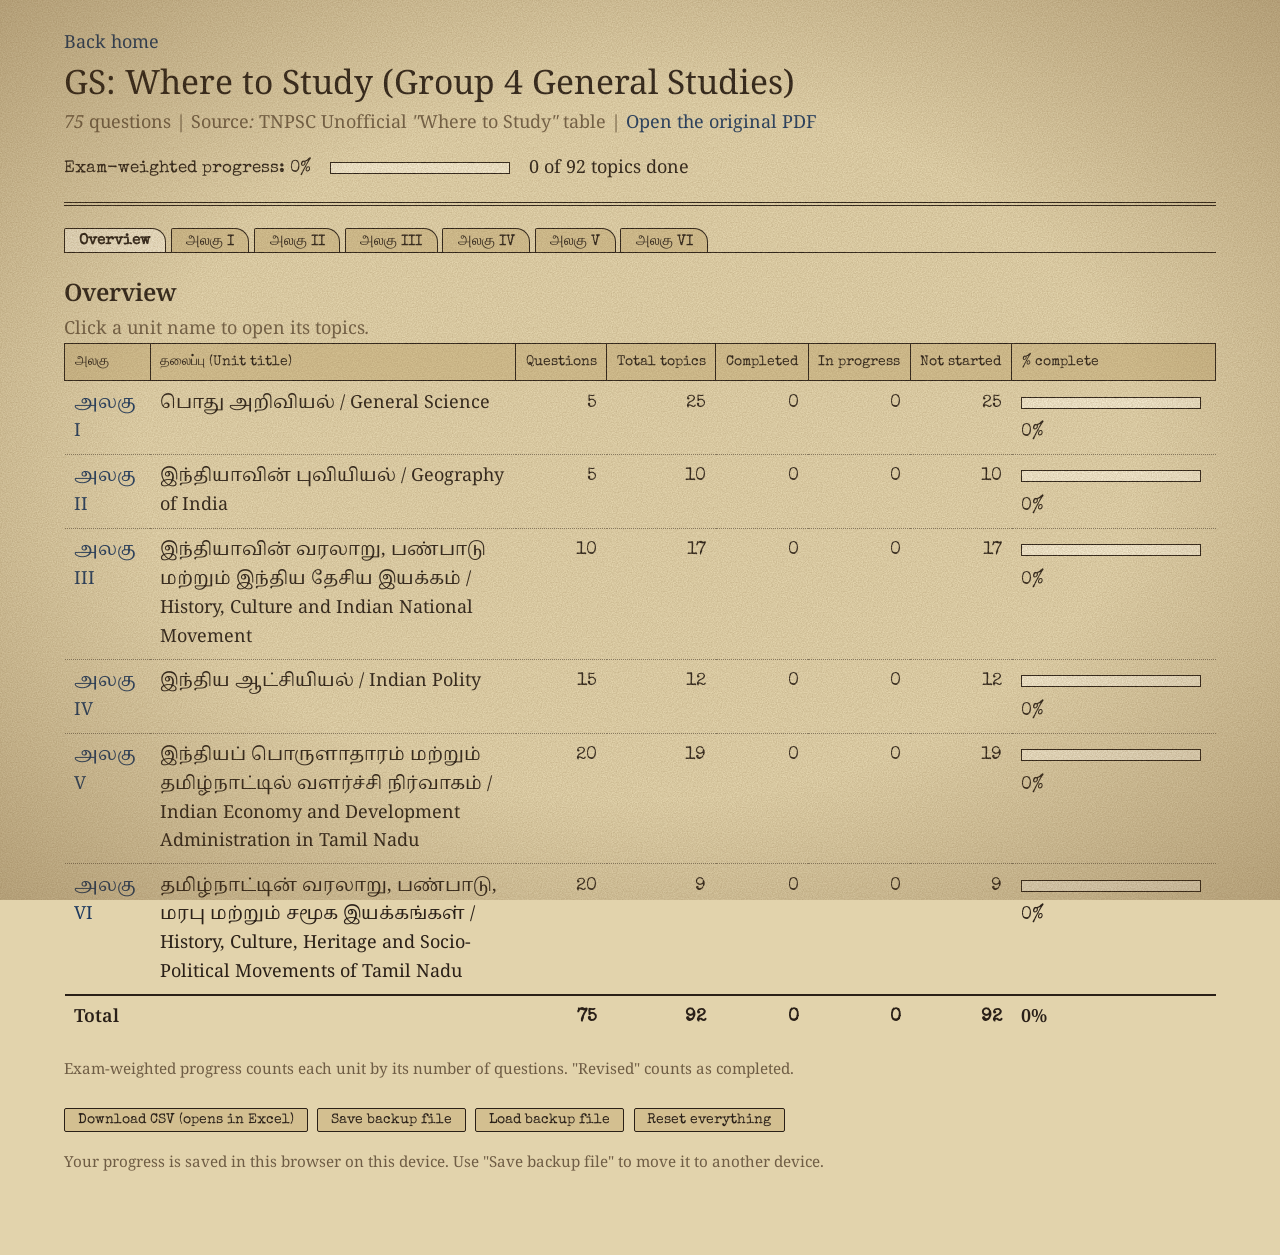
<file: gs.html>
<!DOCTYPE html>
<html lang="ta">
<head>
<meta charset="utf-8">
<meta name="viewport" content="width=device-width, initial-scale=1">
<title>GS  | Abies</title>
<link rel="icon" href="abies.jpg">
<link rel="preconnect" href="https://fonts.googleapis.com">
<link rel="preconnect" href="https://fonts.gstatic.com" crossorigin>
<link href="https://fonts.googleapis.com/css2?family=IM+Fell+English:ital@0;1&family=Noto+Serif+Tamil:wght@400;600&family=Special+Elite&display=swap" rel="stylesheet">
<style>
:root{--paper:#e2d3ac;--label:#d3bf90;--card:#ecdfbd;--ink:#2a2018;--faded:#6f5d45;--navy:#1f3a5f;--ochre:#a8741a;--green:#3f5d3a}
*{box-sizing:border-box}
html{background:var(--paper)}
body{margin:0;color:var(--ink);background:var(--paper);font:18px/1.6 "IM Fell English","Noto Serif Tamil",Georgia,serif}
body::after{content:"";position:fixed;inset:0;pointer-events:none;z-index:10;
  background:radial-gradient(ellipse at center,transparent 55%,rgba(84,52,14,.28) 100%),
  url("data:image/svg+xml,%3Csvg xmlns='http://www.w3.org/2000/svg' width='180' height='180'%3E%3Cfilter id='n'%3E%3CfeTurbulence type='fractalNoise' baseFrequency='.8' numOctaves='2' stitchTiles='stitch'/%3E%3CfeColorMatrix values='0 0 0 0 .3 0 0 0 0 .2 0 0 0 0 .08 .5 0 0 0 -.12'/%3E%3C/filter%3E%3Crect width='100%25' height='100%25' filter='url(%23n)'/%3E%3C/svg%3E")}
main{padding:1.8rem 5vw 4rem}
a{color:var(--navy);text-decoration:none;border-bottom:1px solid transparent}
a:hover{border-bottom-color:var(--navy)}
a:focus-visible,button:focus-visible,input:focus-visible{outline:2px solid var(--navy);outline-offset:2px}
.mono,button,input,th,.tab{font-family:"Special Elite","Courier New",monospace}

header{padding-bottom:1.2rem;border-bottom:4px double var(--ink)}
header h1{margin:.4rem 0 .2rem;font-weight:400;font-size:2.1rem;line-height:1.25}
header p{margin:0;color:var(--faded);font-style:italic}
.sum{display:flex;flex-wrap:wrap;align-items:center;gap:.5rem 1.2rem;margin-top:1rem}
.sum b{font:400 1.05rem "Special Elite",monospace}

.bar{display:inline-block;vertical-align:middle;width:180px;max-width:100%;height:12px;border:1px solid var(--ink);background:#f3e9cf}
.bar i{display:block;height:100%;background:repeating-linear-gradient(45deg,var(--navy) 0 4px,#2c4d7a 4px 8px)}

nav{display:flex;gap:.3rem;margin-top:1.4rem;overflow-x:auto;border-bottom:1px solid var(--ink);padding-bottom:0}
.tab{flex:none;padding:.15rem .9rem;font-size:.95rem;background:var(--label);color:var(--ink);border:1px solid var(--ink);border-bottom:0;border-radius:2px 14px 0 0;cursor:pointer}
.tab[aria-current=page]{background:#f3e9cf;font-weight:700}

.utitle{margin:1.6rem 0 .3rem;font-weight:600;font-size:1.5rem;line-height:1.3}
.info{margin:0;color:var(--faded);font-style:italic}
.uprog{margin:.8rem 0 1rem}

.wrap{overflow-x:auto}
table{border-collapse:collapse;width:100%}
th{text-align:left;font-weight:400;font-size:.9rem;padding:.4rem .6rem;background:var(--label);border:1px solid var(--ink);white-space:nowrap}
td{padding:.45rem .6rem;border-bottom:1px dotted rgba(42,32,24,.5);vertical-align:top}
tfoot td{border-top:2px solid var(--ink);border-bottom:0;font-weight:600}
td.n{text-align:right;font-family:"Special Elite",monospace}
td small{display:block;color:var(--faded);font-size:.85rem}

.st{font-size:.85rem;padding:.2rem .7rem;border:2px solid;border-radius:3px;background:transparent;cursor:pointer;white-space:nowrap;min-width:7.2rem}
.st.ns{color:var(--faded);border-color:var(--faded);border-style:dashed}
.st.ip{color:var(--ochre);border-color:var(--ochre)}
.st.cp{color:var(--green);border-color:var(--green);border-style:double;border-width:4px;transform:rotate(-1.5deg)}
.st.rv{color:var(--navy);border-color:var(--navy);border-style:double;border-width:4px;transform:rotate(1.5deg)}
td input{width:100%;font-size:.85rem;padding:.2rem .3rem;color:var(--ink);background:#f3e9cf;border:1px solid var(--faded);border-radius:2px}
td input[type=number]{width:5rem}
td input[type=date]{min-width:9.5rem}
td input[type=text]{min-width:11rem}

.tools{display:flex;flex-wrap:wrap;gap:.6rem;margin-top:1.6rem}
.tools button{font-size:.85rem;padding:.25rem .8rem;color:var(--ink);background:var(--label);border:1px solid var(--ink);border-radius:2px;cursor:pointer}
.how{margin-top:1.2rem;color:var(--faded);font-size:.95rem}

@media(max-width:760px){
  body{font-size:17px}
  .bar{width:130px}
  table.topics thead{display:none}
  table.topics,table.topics tbody,table.topics tr,table.topics td{display:block;width:100%}
  table.topics tr{margin:0 0 .9rem;padding:.5rem .7rem;background:var(--card);border:1px solid var(--ink)}
  table.topics td{border:0;padding:.2rem 0}
  table.topics td[data-l]::before{content:attr(data-l) ": ";font:.8rem "Special Elite",monospace;color:var(--faded)}
  table.topics td.tp{font-weight:600}
  td input,td input[type=number],td input[type=text],td input[type=date]{width:100%;min-width:0}
}
td ol{margin:0;padding-left:1.3rem;font-size:.92rem} td ol li{display:list-item;padding:.05rem 0}
.pdfl{display:block;font-size:.78rem;font-family:"Special Elite",monospace}
@media(max-width:760px){.pdfl{display:inline}}
</style>
</head>
<body>
<main>
  <header>
    <a href="index.html">Back home</a>
    <h1>GS: Where to Study (Group 4 General Studies)</h1>
    <p>75 questions | Source: TNPSC Unofficial "Where to Study" table | <a href="assets/GS_Where_to_Study.pdf" target="_blank" rel="noopener">Open the original PDF</a></p>
    <div class="sum" id="sum"></div>
  </header>
  <nav id="tabs" aria-label="Units"></nav>
  <div id="view"></div>
</main>

<script src="gs-data.js"></script>
<script>
const STATUSES=["Not Started","In Progress","Completed","Revised"];
const CLS=["ns","ip","cp","rv"];
const KEY="gs-progress-v1";
let saved={}, cur=null;
try{saved=JSON.parse(localStorage.getItem(KEY)||"{}")}catch(e){}
const persist=()=>{try{localStorage.setItem(KEY,JSON.stringify(saved))}catch(e){}};
const esc=s=>String(s).replace(/[&<>"]/g,c=>({"&":"&amp;","<":"&lt;",">":"&gt;",'"':"&quot;"}[c]));
const $=id=>document.getElementById(id);
const pc=x=>Math.round(x*100)+"%";
const bar=x=>`<span class="bar"><i style="width:${x*100}%"></i></span>`;

function get(u,i){
  const t=u.topics[i], s=Object.assign({status:t.status,date:t.date,score:t.score,notes:t.notes},saved[u.id+"-"+i]);
  if(!STATUSES.includes(s.status)) s.status="Not Started";
  return s;
}
function stats(u){
  let d=0,p=0,n=0;
  u.topics.forEach((_,i)=>{const s=get(u,i).status; if(s==="Completed"||s==="Revised")d++; else if(s==="In Progress")p++; else n++;});
  const t=u.topics.length; return {d,p,n,t,pct:t?d/t:0};
}
function overall(){
  let q=0,w=0,d=0,t=0;
  GS_UNITS.forEach(u=>{const s=stats(u);q+=u.questions;w+=u.questions*s.pct;d+=s.d;t+=s.t;});
  return {weighted:q?w/q:0,d,t};
}

function drawSummary(){
  const o=overall();
  $("sum").innerHTML=`<b>Exam-weighted progress: ${pc(o.weighted)}</b>${bar(o.weighted)}<span>${o.d} of ${o.t} topics done</span>`;
  if(cur){const s=stats(cur); const e=$("uprog"); if(e) e.innerHTML=`${bar(s.pct)} <b class="mono">${pc(s.pct)}</b> &nbsp; ${s.d} of ${s.t} topics done`;}
}
function drawTabs(active){
  $("tabs").innerHTML=`<button class="tab" data-go="overview" ${active==="overview"?'aria-current="page"':""}>Overview</button>`+
    GS_UNITS.map(u=>`<button class="tab" data-go="${u.id}" ${String(u.id)===active?'aria-current="page"':""}>${esc(u.unit)}</button>`).join("");
}

function overview(){
  cur=null;
  let tq=0,td=0,tdone=0,tp=0,tn=0;
  const rows=GS_UNITS.map(u=>{
    const s=stats(u); tq+=u.questions;td+=s.t;tdone+=s.d;tp+=s.p;tn+=s.n;
    return `<tr><td><a href="#${u.id}">${esc(u.unit)}</a></td><td>${esc(u.title)}</td><td class="n">${u.questions}</td><td class="n">${s.t}</td><td class="n">${s.d}</td><td class="n">${s.p}</td><td class="n">${s.n}</td><td>${bar(s.pct)} <span class="mono">${pc(s.pct)}</span></td></tr>`;
  }).join("");
  $("view").innerHTML=`
  <h2 class="utitle">Overview</h2>
  <p class="info">Click a unit name to open its topics.</p>
  <div class="wrap"><table><thead><tr><th>அலகு</th><th>தலைப்பு (Unit title)</th><th>Questions</th><th>Total topics</th><th>Completed</th><th>In progress</th><th>Not started</th><th>% complete</th></tr></thead>
  <tbody>${rows}</tbody>
  <tfoot><tr><td>Total</td><td></td><td class="n">${tq}</td><td class="n">${td}</td><td class="n">${tdone}</td><td class="n">${tp}</td><td class="n">${tn}</td><td>${pc(td?tdone/td:0)}</td></tr></tfoot></table></div>
  <p class="how">Exam-weighted progress counts each unit by its number of questions. "Revised" counts as completed.</p>
  <div class="tools">
    <button data-act="csv">Download CSV (opens in Excel)</button>
    <button data-act="backup">Save backup file</button>
    <button data-act="restore">Load backup file</button>
    <button data-act="reset">Reset everything</button>
    <input type="file" id="file" accept=".json" hidden>
  </div>
  <p class="how">Your progress is saved in this browser on this device. Use "Save backup file" to move it to another device.</p>`;
}

const PDF="assets/GS_Where_to_Study.pdf";
function unitView(u){
  cur=u;
  const ol=a=>a.length?`<ol>${a.map(x=>`<li>${esc(x)}</li>`).join("")}</ol>`:"";
  const rows=u.topics.map((t,i)=>{
    const s=get(u,i), k=STATUSES.indexOf(s.status);
    return `<tr data-i="${i}"><td data-l="SL">${t.n} <a class="pdfl" href="${PDF}#page=${t.page}" target="_blank" rel="noopener">PDF p.${t.page}</a></td>
    <td class="tp">${esc(t.topic)}${t.en?`<small>${esc(t.en)}</small>`:""}${t.section?`<small>${esc(t.section)}</small>`:""}</td>
    <td data-l="தமிழ் (Tamil books)">${ol(t.tam)}</td><td data-l="English books">${ol(t.eng)}</td>
    <td data-l="Status"><button type="button" class="st ${CLS[k]}" title="Click to change status">${s.status}</button></td>
    <td data-l="Date"><input type="date" data-f="date" value="${esc(s.date)}"></td>
    <td data-l="Notes"><input type="text" data-f="notes" placeholder="Add a note" value="${esc(s.notes)}"></td></tr>`;
  }).join("");
  $("view").innerHTML=`
  <h2 class="utitle">${esc(u.unit)}: ${esc(u.title)}</h2>
  <p class="info">${esc(u.info)}</p>
  <p class="uprog" id="uprog"></p>
  <div class="wrap"><table class="topics"><thead><tr><th>SL</th><th>தலைப்பு / Topic</th><th>எங்கிருந்து படிப்பது (தமிழ்)</th><th>Where to study (English)</th><th>Status</th><th>Date completed</th><th>My notes</th></tr></thead><tbody>${rows}</tbody></table></div>
  <p class="how">Click a status to change it: Not Started, In Progress, Completed, Revised. "PDF p." opens that page of the original PDF.</p>`;
}

function route(){
  const h=location.hash.slice(1)||"overview", u=GS_UNITS.find(x=>String(x.id)===h);
  drawTabs(u?h:"overview");
  u?unitView(u):overview();
  drawSummary(); window.scrollTo(0,0);
}

function save(name,text,type){
  const a=document.createElement("a");
  a.href=URL.createObjectURL(new Blob([text],{type}));a.download=name;a.click();URL.revokeObjectURL(a.href);
}
function csv(){
  const q=v=>`"${String(v).replace(/"/g,'""')}"`;
  const out=[["Unit","SL","Topic (Tamil)","Topic (English)","Tamil books","English books","Status","Date Completed","My Notes"].map(q).join(",")];
  GS_UNITS.forEach(u=>u.topics.forEach((t,i)=>{const s=get(u,i);out.push([u.unit,t.n,t.topic,t.en,t.tam.join(" | "),t.eng.join(" | "),s.status,s.date,s.notes].map(q).join(","));}));
  save("gs-where-to-study.csv","\uFEFF"+out.join("\n"),"text/csv;charset=utf-8");
}

document.addEventListener("click",e=>{
  const go=e.target.closest("[data-go]"); if(go){location.hash=go.dataset.go; if(location.hash.slice(1)===go.dataset.go)return; return;}
  const act=e.target.closest("[data-act]");
  if(act){
    const a=act.dataset.act;
    if(a==="csv")csv();
    if(a==="backup")save("ctrack-backup.json",JSON.stringify(saved),"application/json");
    if(a==="restore")$("file").click();
    if(a==="reset"&&confirm("Clear all saved progress on this device?")){saved={};persist();route();}
    return;
  }
  const b=e.target.closest(".st"); if(!b||!cur)return;
  const tr=b.closest("tr"), i=tr.dataset.i, key=cur.id+"-"+i, s=get(cur,i);
  const k=(STATUSES.indexOf(s.status)+1)%STATUSES.length, status=STATUSES[k];
  const rec=saved[key]=Object.assign({},saved[key],{status});
  const dateEl=tr.querySelector('[data-f="date"]');
  if((status==="Completed")&&!get(cur,i).date){rec.date=new Date().toISOString().slice(0,10);dateEl.value=rec.date;}
  if(status==="Not Started"){rec.date="";dateEl.value="";}
  b.className="st "+CLS[k]; b.textContent=status;
  persist(); drawSummary();
});
document.addEventListener("input",e=>{
  const f=e.target.dataset&&e.target.dataset.f; if(!f||!cur)return;
  const i=e.target.closest("tr").dataset.i, key=cur.id+"-"+i;
  let v=e.target.value;
  if(f==="score"&&v!==""){v=Math.max(0,Math.min(100,Number(v)));}
  saved[key]=Object.assign({},saved[key],{[f]:v}); persist();
});
document.addEventListener("change",e=>{
  if(e.target.id!=="file")return;
  const r=new FileReader();
  r.onload=()=>{try{saved=JSON.parse(r.result);persist();route();}catch(err){alert("That file is not a valid backup.");}};
  r.readAsText(e.target.files[0]);
});
window.addEventListener("hashchange",route);
route();
</script>
</body>
</html>
</file>
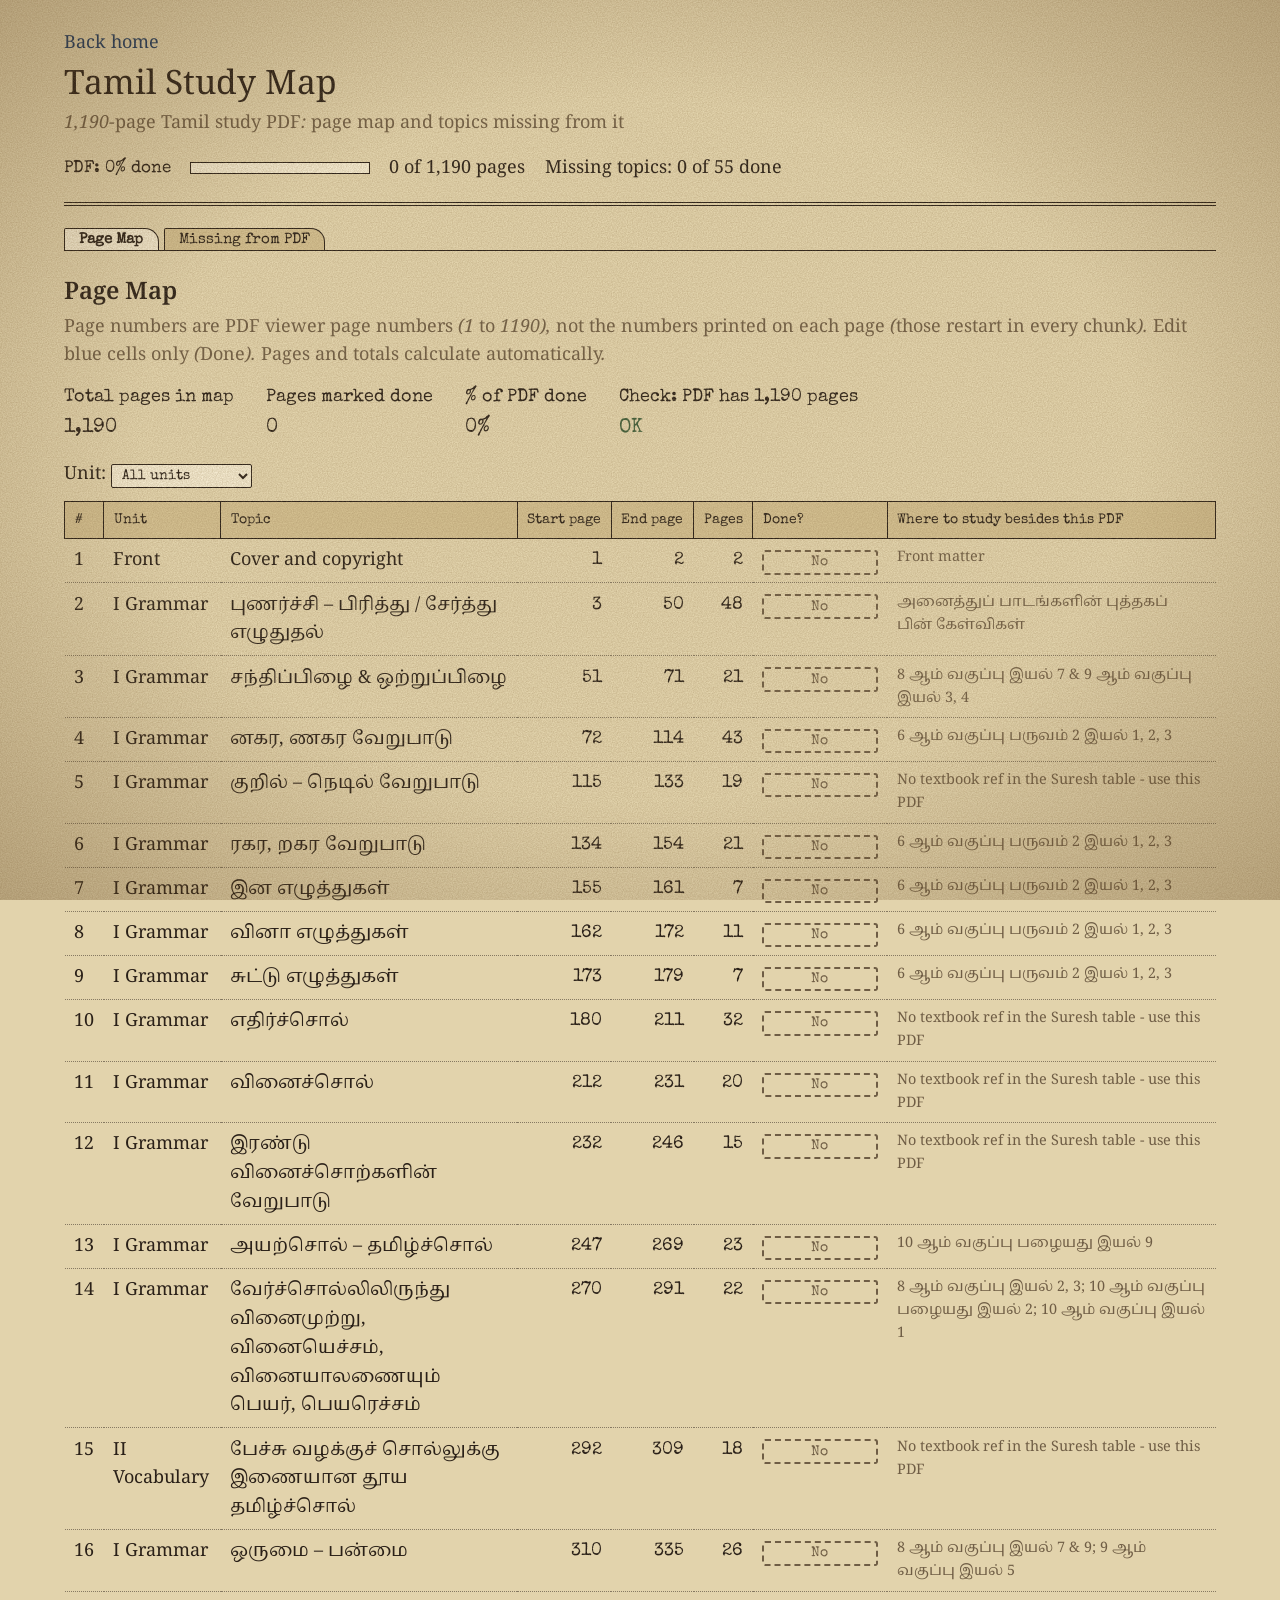
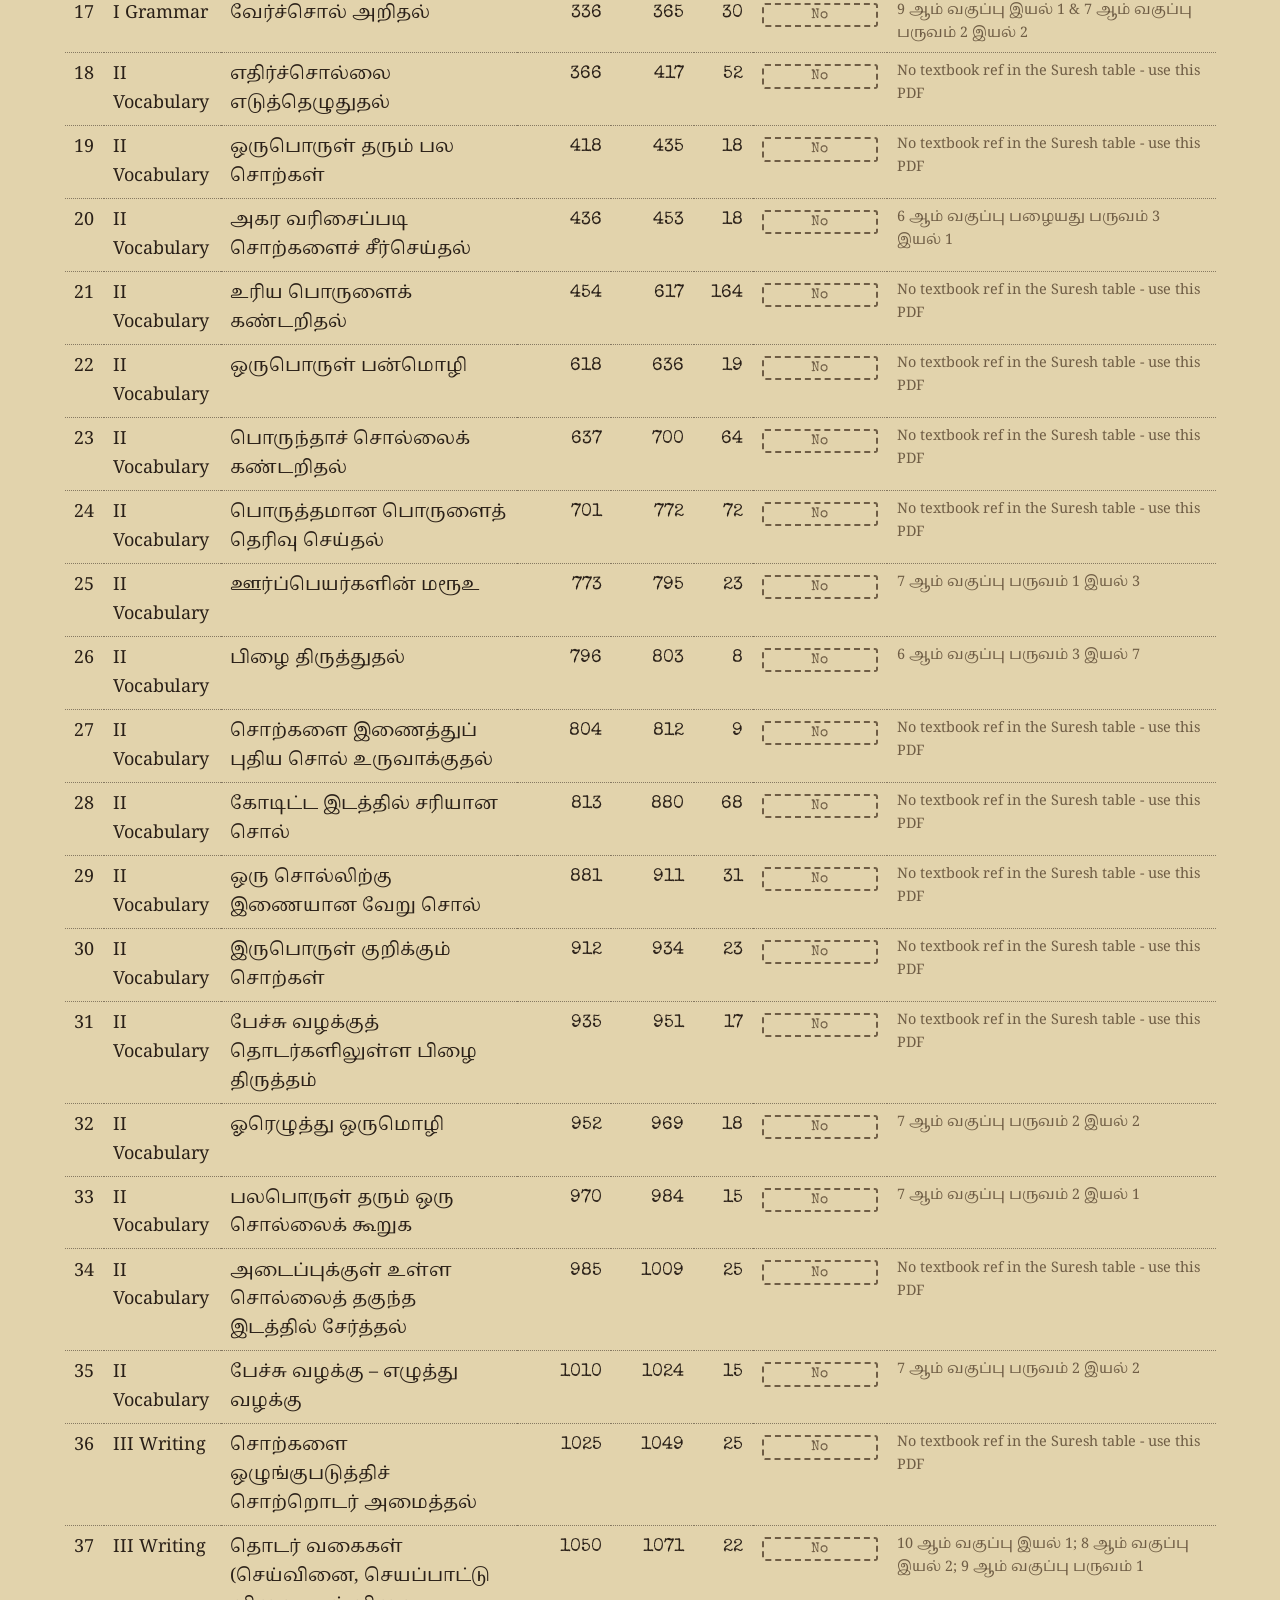
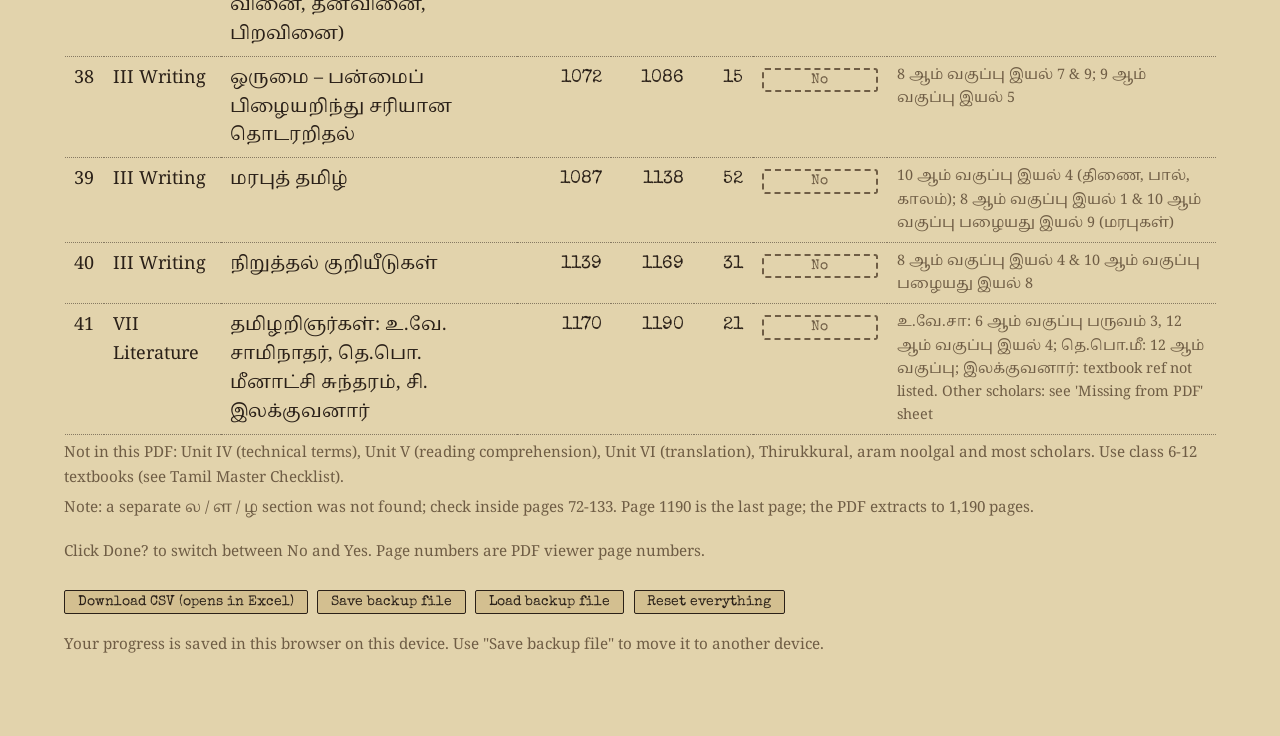
<file: tamilm.html>
<!DOCTYPE html>
<html lang="ta">
<head>
<meta charset="utf-8">
<meta name="viewport" content="width=device-width, initial-scale=1">
<title>Tamil Study Map | Abies</title>
<link rel="icon" href="abies.jpg">
<link rel="preconnect" href="https://fonts.googleapis.com">
<link rel="preconnect" href="https://fonts.gstatic.com" crossorigin>
<link href="https://fonts.googleapis.com/css2?family=IM+Fell+English:ital@0;1&family=Noto+Serif+Tamil:wght@400;600&family=Special+Elite&display=swap" rel="stylesheet">
<style>
:root{--paper:#e2d3ac;--label:#d3bf90;--card:#ecdfbd;--ink:#2a2018;--faded:#6f5d45;--navy:#1f3a5f;--ochre:#a8741a;--green:#3f5d3a}
*{box-sizing:border-box}
html{background:var(--paper)}
body{margin:0;color:var(--ink);background:var(--paper);font:18px/1.6 "IM Fell English","Noto Serif Tamil",Georgia,serif}
body::after{content:"";position:fixed;inset:0;pointer-events:none;z-index:10;
  background:radial-gradient(ellipse at center,transparent 55%,rgba(84,52,14,.28) 100%),
  url("data:image/svg+xml,%3Csvg xmlns='http://www.w3.org/2000/svg' width='180' height='180'%3E%3Cfilter id='n'%3E%3CfeTurbulence type='fractalNoise' baseFrequency='.8' numOctaves='2' stitchTiles='stitch'/%3E%3CfeColorMatrix values='0 0 0 0 .3 0 0 0 0 .2 0 0 0 0 .08 .5 0 0 0 -.12'/%3E%3C/filter%3E%3Crect width='100%25' height='100%25' filter='url(%23n)'/%3E%3C/svg%3E")}
main{padding:1.8rem 5vw 4rem}
a{color:var(--navy);text-decoration:none;border-bottom:1px solid transparent}
a:hover{border-bottom-color:var(--navy)}
a:focus-visible,button:focus-visible,input:focus-visible{outline:2px solid var(--navy);outline-offset:2px}
.mono,button,input,th,.tab{font-family:"Special Elite","Courier New",monospace}

header{padding-bottom:1.2rem;border-bottom:4px double var(--ink)}
header h1{margin:.4rem 0 .2rem;font-weight:400;font-size:2.1rem;line-height:1.25}
header p{margin:0;color:var(--faded);font-style:italic}
.sum{display:flex;flex-wrap:wrap;align-items:center;gap:.5rem 1.2rem;margin-top:1rem}
.sum b{font:400 1.05rem "Special Elite",monospace}

.bar{display:inline-block;vertical-align:middle;width:180px;max-width:100%;height:12px;border:1px solid var(--ink);background:#f3e9cf}
.bar i{display:block;height:100%;background:repeating-linear-gradient(45deg,var(--navy) 0 4px,#2c4d7a 4px 8px)}

nav{display:flex;gap:.3rem;margin-top:1.4rem;overflow-x:auto;border-bottom:1px solid var(--ink);padding-bottom:0}
.tab{flex:none;padding:.15rem .9rem;font-size:.95rem;background:var(--label);color:var(--ink);border:1px solid var(--ink);border-bottom:0;border-radius:2px 14px 0 0;cursor:pointer}
.tab[aria-current=page]{background:#f3e9cf;font-weight:700}

.utitle{margin:1.6rem 0 .3rem;font-weight:600;font-size:1.5rem;line-height:1.3}
.info{margin:0;color:var(--faded);font-style:italic}
.uprog{margin:.8rem 0 1rem}

.wrap{overflow-x:auto}
table{border-collapse:collapse;width:100%}
th{text-align:left;font-weight:400;font-size:.9rem;padding:.4rem .6rem;background:var(--label);border:1px solid var(--ink);white-space:nowrap}
td{padding:.45rem .6rem;border-bottom:1px dotted rgba(42,32,24,.5);vertical-align:top}
tfoot td{border-top:2px solid var(--ink);border-bottom:0;font-weight:600}
td.n{text-align:right;font-family:"Special Elite",monospace}
td small{display:block;color:var(--faded);font-size:.85rem}

.st{font-size:.85rem;padding:.2rem .7rem;border:2px solid;border-radius:3px;background:transparent;cursor:pointer;white-space:nowrap;min-width:7.2rem}
.st.ns{color:var(--faded);border-color:var(--faded);border-style:dashed}
.st.ip{color:var(--ochre);border-color:var(--ochre)}
.st.cp{color:var(--green);border-color:var(--green);border-style:double;border-width:4px;transform:rotate(-1.5deg)}
.st.rv{color:var(--navy);border-color:var(--navy);border-style:double;border-width:4px;transform:rotate(1.5deg)}
td input{width:100%;font-size:.85rem;padding:.2rem .3rem;color:var(--ink);background:#f3e9cf;border:1px solid var(--faded);border-radius:2px}
td input[type=number]{width:5rem}
td input[type=date]{min-width:9.5rem}
td input[type=text]{min-width:11rem}

.tools{display:flex;flex-wrap:wrap;gap:.6rem;margin-top:1.6rem}
.tools button{font-size:.85rem;padding:.25rem .8rem;color:var(--ink);background:var(--label);border:1px solid var(--ink);border-radius:2px;cursor:pointer}
.how{margin-top:1.2rem;color:var(--faded);font-size:.95rem}

@media(max-width:760px){
  body{font-size:17px}
  .bar{width:130px}
  table.topics thead{display:none}
  table.topics,table.topics tbody,table.topics tr,table.topics td{display:block;width:100%}
  table.topics tr{margin:0 0 .9rem;padding:.5rem .7rem;background:var(--card);border:1px solid var(--ink)}
  table.topics td{border:0;padding:.2rem 0}
  table.topics td[data-l]::before{content:attr(data-l) ": ";font:.8rem "Special Elite",monospace;color:var(--faded)}
  table.topics td.tp{font-weight:600}
  td input,td input[type=number],td input[type=text],td input[type=date]{width:100%;min-width:0}
}
.k{display:flex;flex-wrap:wrap;gap:.4rem 2rem;margin:.8rem 0 1rem}
.k div{font-family:"Special Elite",monospace}
.k b{font-size:1.25rem;font-weight:400}
.chip{font:.8rem "Special Elite",monospace;padding:.1rem .5rem;border:1px solid;border-radius:2px;white-space:nowrap}
.chip.ok{color:var(--green)}
.chip.bad{color:#8a2b1f;border-style:dashed}
.ok{color:var(--green)} .bad{color:#8a2b1f}
td.rf{font-size:.9rem;color:var(--faded)}
select{font:.9rem "Special Elite",monospace;color:var(--ink);background:#f3e9cf;border:1px solid var(--ink);border-radius:2px;padding:.2rem .4rem;max-width:100%}
.filter{margin:.2rem 0 .8rem}
.note{margin:.4rem 0;color:var(--faded);font-size:.95rem}
</style>
</head>
<body>
<main>
  <header>
    <a href="index.html">Back home</a>
    <h1>Tamil Study Map</h1>
    <p>1,190-page Tamil study PDF: page map and topics missing from it</p>
    <div class="sum" id="sum"></div>
  </header>
  <nav id="tabs" aria-label="Sections"></nav>
  <div id="view"></div>
</main>

<script src="tamilm-data.js"></script>
<script>
const MS=["Not started","Learning","Done"], MC=["ns","ip","cp"];
const KEY="tamilm-progress-v1";
let saved={}, tab="pages", unitF="";
try{saved=JSON.parse(localStorage.getItem(KEY)||"{}")}catch(e){}
const persist=()=>{try{localStorage.setItem(KEY,JSON.stringify(saved))}catch(e){}};
const esc=s=>String(s).replace(/[&<>"]/g,c=>({"&":"&amp;","<":"&lt;",">":"&gt;",'"':"&quot;"}[c]));
const $=id=>document.getElementById(id);
const pc=x=>Math.round(x*100)+"%";
const num=n=>n.toLocaleString("en-IN");
const bar=x=>`<span class="bar"><i style="width:${x*100}%"></i></span>`;

const isDone=p=>(saved["p"+p.n]||p.done)==="Yes";
const mstat=m=>{const s=saved["m"+m.n]||m.status;return MS.includes(s)?s:"Not started";};
const plen=p=>p.end-p.start+1;
const units=a=>[...new Set(a.map(x=>x.unit))];

function pageTotals(){
  const total=TAMILM.pages.reduce((s,p)=>s+plen(p),0);
  const done=TAMILM.pages.reduce((s,p)=>s+(isDone(p)?plen(p):0),0);
  return {total,done,pct:total?done/total:0,check:total===TAMILM.pdfPages?"OK":"CHECK"};
}
function missTotals(){
  let d=0,l=0,n=0,ns=0;
  TAMILM.missing.forEach(m=>{const s=mstat(m);if(s==="Done")d++;else if(s==="Learning")l++;else n++;if(!m.ref)ns++;});
  return {d,l,n,ns,t:TAMILM.missing.length};
}

function drawSummary(){
  const p=pageTotals(), m=missTotals();
  $("sum").innerHTML=`<b>PDF: ${pc(p.pct)} done</b>${bar(p.pct)}<span>${num(p.done)} of ${num(p.total)} pages</span><span>Missing topics: ${m.d} of ${m.t} done</span>`;
  if($("tot")){
    $("tot").innerHTML=`<div>Total pages in map<br><b>${num(p.total)}</b></div><div>Pages marked done<br><b>${num(p.done)}</b></div><div>% of PDF done<br><b>${pc(p.pct)}</b></div><div>Check: PDF has ${num(TAMILM.pdfPages)} pages<br><b class="${p.check==="OK"?"ok":"bad"}">${p.check}</b></div>`;
  }
  if($("mtot")){
    $("mtot").innerHTML=`<div>Done<br><b>${m.d}</b></div><div>Learning<br><b>${m.l}</b></div><div>Not started<br><b>${m.n}</b></div><div>No source found<br><b class="${m.ns?"bad":""}">${m.ns}</b></div>`;
  }
}
function drawTabs(){
  const t=[["pages","Page Map"],["missing","Missing from PDF"]];
  $("tabs").innerHTML=t.map(([id,l])=>`<button class="tab" data-go="${id}" ${id===tab?'aria-current="page"':""}>${l}</button>`).join("");
}
const filterSel=list=>`<p class="filter"><label>Unit: <select id="unitSel"><option value="">All units</option>${units(list).map(u=>`<option ${u===unitF?"selected":""}>${esc(u)}</option>`).join("")}</select></label></p>`;
const tools=`<div class="tools"><button data-act="csv">Download CSV (opens in Excel)</button><button data-act="backup">Save backup file</button><button data-act="restore">Load backup file</button><button data-act="reset">Reset everything</button><input type="file" id="file" accept=".json" hidden></div>
<p class="how">Your progress is saved in this browser on this device. Use "Save backup file" to move it to another device.</p>`;

function pagesView(){
  const rows=TAMILM.pages.filter(p=>!unitF||p.unit===unitF).map(p=>{
    const d=isDone(p);
    return `<tr data-n="${p.n}"><td data-l="#">${p.n}</td><td data-l="Unit">${esc(p.unit)}</td><td class="tp">${esc(p.topic)}</td>
    <td class="n" data-l="Start page">${p.start}</td><td class="n" data-l="End page">${p.end}</td><td class="n" data-l="Pages">${plen(p)}</td>
    <td data-l="Done?"><button type="button" class="st ${d?"cp":"ns"}" title="Click to change">${d?"Yes":"No"}</button></td>
    <td class="rf" data-l="Also study">${esc(p.ref)}</td></tr>`;}).join("");
  $("view").innerHTML=`<h2 class="utitle">Page Map</h2><p class="info">${esc(TAMILM.pageNote)}</p>
  <div class="k" id="tot"></div>${filterSel(TAMILM.pages)}
  <div class="wrap"><table class="topics"><thead><tr><th>#</th><th>Unit</th><th>Topic</th><th>Start page</th><th>End page</th><th>Pages</th><th>Done?</th><th>Where to study besides this PDF</th></tr></thead><tbody>${rows}</tbody></table></div>
  ${TAMILM.notes.map(n=>`<p class="note">${esc(n)}</p>`).join("")}
  <p class="how">Click Done? to switch between No and Yes. Page numbers are PDF viewer page numbers.</p>${tools}`;
}
function missingView(){
  const rows=TAMILM.missing.filter(m=>!unitF||m.unit===unitF).map(m=>{
    const k=MS.indexOf(mstat(m));
    return `<tr data-n="${m.n}"><td data-l="#">${m.n}</td><td data-l="Unit">${esc(m.unit)}</td><td class="tp">${esc(m.topic)}</td>
    <td class="rf" data-l="Where to study">${m.ref?esc(m.ref):"None listed"}</td>
    <td data-l="Source check"><span class="chip ${m.ref?"ok":"bad"}">${m.ref?"Textbook":"NO SOURCE"}</span></td>
    <td class="rf" data-l="Action">${esc(m.action)}</td>
    <td data-l="Status"><button type="button" class="st ${MC[k]}" title="Click to change status">${MS[k]}</button></td></tr>`;}).join("");
  $("view").innerHTML=`<h2 class="utitle">Missing from PDF</h2><p class="info">${esc(TAMILM.missingNote)}</p>
  <div class="k" id="mtot"></div>${filterSel(TAMILM.missing)}
  <div class="wrap"><table class="topics"><thead><tr><th>#</th><th>Unit</th><th>Missing topic</th><th>Where to study (textbook ref)</th><th>Source check</th><th>Suggested action</th><th>Status</th></tr></thead><tbody>${rows}</tbody></table></div>
  <p class="how">Click a status to change it: Not started, Learning, Done.</p>${tools}`;
}

function route(keepScroll){
  const nt=location.hash.slice(1)==="missing"?"missing":"pages"; if(nt!==tab)unitF=""; tab=nt;
  drawTabs(); tab==="pages"?pagesView():missingView(); drawSummary();
  if(!keepScroll)window.scrollTo(0,0);
}
function save(name,text,type){
  const a=document.createElement("a");a.href=URL.createObjectURL(new Blob([text],{type}));a.download=name;a.click();URL.revokeObjectURL(a.href);
}
function csv(){
  const q=v=>`"${String(v).replace(/"/g,'""')}"`; let out;
  if(tab==="pages"){
    out=[["#","Unit","Topic","Start page","End page","Pages","Done?","Where to study besides this PDF"].map(q).join(",")];
    TAMILM.pages.forEach(p=>out.push([p.n,p.unit,p.topic,p.start,p.end,plen(p),isDone(p)?"Yes":"No",p.ref].map(q).join(",")));
  }else{
    out=[["#","Unit","Missing topic","Where to study","Source check","Suggested action","Status"].map(q).join(",")];
    TAMILM.missing.forEach(m=>out.push([m.n,m.unit,m.topic,m.ref,m.ref?"Textbook":"NO SOURCE",m.action,mstat(m)].map(q).join(",")));
  }
  save(tab==="pages"?"tamil-page-map.csv":"tamil-missing-topics.csv","\uFEFF"+out.join("\n"),"text/csv;charset=utf-8");
}

document.addEventListener("click",e=>{
  const go=e.target.closest("[data-go]"); if(go){location.hash=go.dataset.go;return;}
  const act=e.target.closest("[data-act]");
  if(act){
    const a=act.dataset.act;
    if(a==="csv")csv();
    if(a==="backup")save("tamilm-backup.json",JSON.stringify(saved),"application/json");
    if(a==="restore")$("file").click();
    if(a==="reset"&&confirm("Clear all saved progress on this device?")){saved={};persist();route(true);}
    return;
  }
  const b=e.target.closest(".st"); if(!b)return;
  const n=Number(b.closest("tr").dataset.n);
  if(tab==="pages"){
    const p=TAMILM.pages.find(x=>x.n===n), v=isDone(p)?"No":"Yes";
    saved["p"+n]=v; b.textContent=v; b.className="st "+(v==="Yes"?"cp":"ns");
  }else{
    const m=TAMILM.missing.find(x=>x.n===n), k=(MS.indexOf(mstat(m))+1)%MS.length;
    saved["m"+n]=MS[k]; b.textContent=MS[k]; b.className="st "+MC[k];
  }
  persist(); drawSummary();
});
document.addEventListener("change",e=>{
  if(e.target.id==="unitSel"){unitF=e.target.value;route(true);return;}
  if(e.target.id==="file"){
    const r=new FileReader();
    r.onload=()=>{try{saved=JSON.parse(r.result);persist();route(true);}catch(err){alert("That file is not a valid backup.");}};
    r.readAsText(e.target.files[0]);
  }
});
window.addEventListener("hashchange",()=>route());
route();
</script>
</body>
</html>
</file>
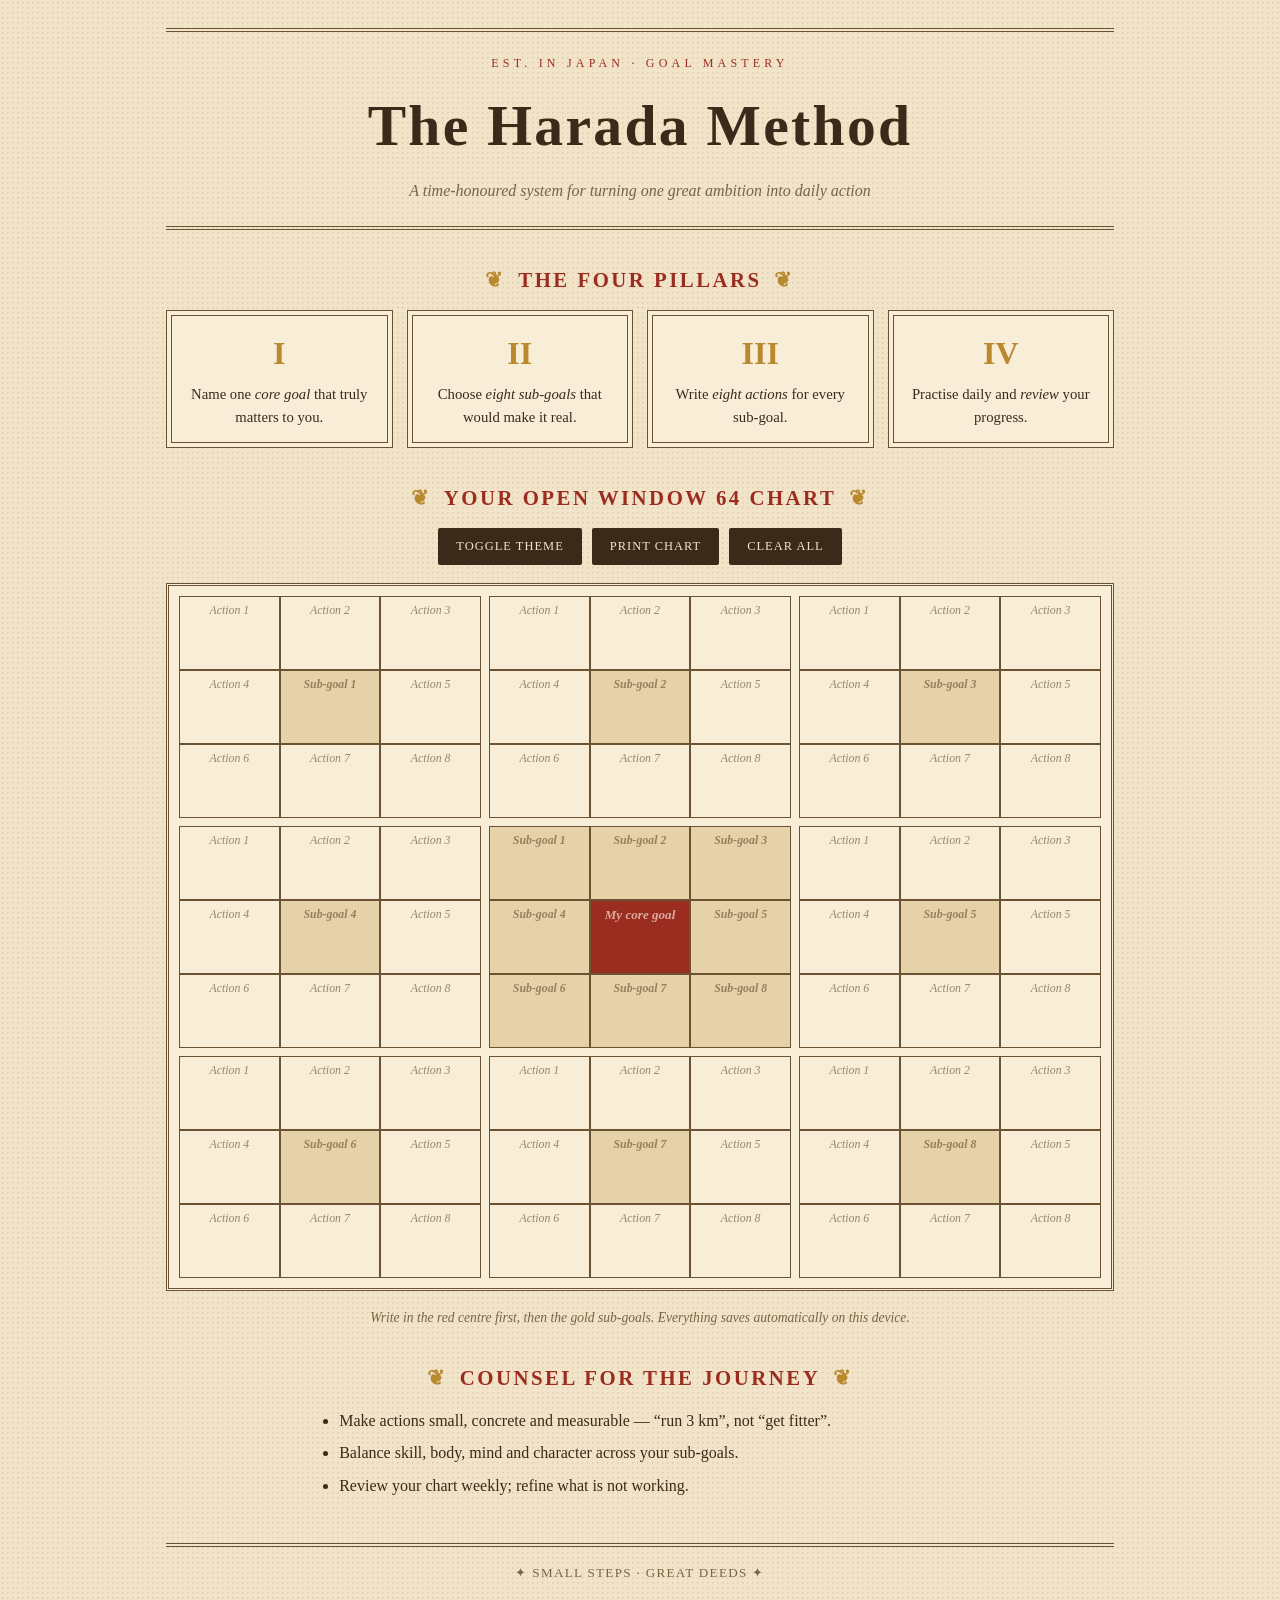
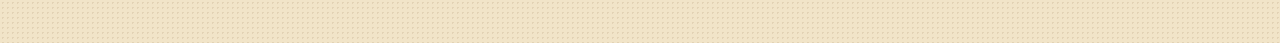
<file: The Harada Method — Vintage Goal Chart.html>
<!DOCTYPE html>
<html lang="en">
<head>
<meta charset="utf-8">
<meta name="viewport" content="width=device-width, initial-scale=1, viewport-fit=cover">
<title>The Harada Method — Vintage Goal Chart</title>
<style>
:root{--paper:#f1e4c8;--card:#f8eed7;--ink:#3b2a1a;--soft:#7a6446;--red:#9b2d20;--gold:#b8892f;--line:#6b5233;
box-sizing:border-box;padding-top:env(safe-area-inset-top,0px);padding-bottom:env(safe-area-inset-bottom,0px)}
@media (prefers-color-scheme:dark){:root:not([data-theme="light"]){--paper:#241a10;--card:#2f2216;--ink:#ead9b5;--soft:#b39b72;--red:#d0604f;--gold:#d8aa52;--line:#8a6d46;color-scheme:dark}}
:root[data-theme="dark"]{--paper:#241a10;--card:#2f2216;--ink:#ead9b5;--soft:#b39b72;--red:#d0604f;--gold:#d8aa52;--line:#8a6d46;color-scheme:dark}
html{scroll-padding-top:env(safe-area-inset-top,0px)}
*{box-sizing:border-box}
body{margin:0;background:var(--paper);color:var(--ink);font-family:Georgia,"Times New Roman",serif;line-height:1.55;
background-image:radial-gradient(rgba(120,85,40,.12) 1px,transparent 1px);background-size:5px 5px}
.wrap{max-width:980px;margin:0 auto;padding:28px 16px 60px}
header{text-align:center;border-top:4px double var(--line);border-bottom:4px double var(--line);padding:22px 8px;margin-bottom:26px}
.est{letter-spacing:.35em;font-size:.75rem;color:var(--red);text-transform:uppercase}
h1{font-family:"Playfair Display","Bodoni MT",Georgia,serif;font-size:clamp(2rem,7vw,3.6rem);margin:.15em 0;letter-spacing:.04em}
.sub{font-style:italic;color:var(--soft)}
h2{font-size:1.3rem;text-align:center;margin:34px 0 14px;color:var(--red);letter-spacing:.12em;text-transform:uppercase}
h2::before,h2::after{content:"❦";margin:0 .6em;color:var(--gold)}
.steps{display:grid;grid-template-columns:repeat(auto-fit,minmax(200px,1fr));gap:14px}
.step{background:var(--card);border:1px solid var(--line);outline:1px solid var(--line);outline-offset:-6px;padding:18px 16px;text-align:center}
.step b{display:block;font-size:2rem;color:var(--gold);font-family:Georgia,serif}
.step p{margin:.3em 0 0;font-size:.92rem}
.bar{display:flex;gap:10px;justify-content:center;flex-wrap:wrap;margin:10px 0 18px}
button{font:inherit;background:var(--ink);color:var(--paper);border:0;padding:9px 18px;cursor:pointer;letter-spacing:.08em;text-transform:uppercase;font-size:.78rem;border-radius:2px}
button:hover{background:var(--red);color:#fff}
.scroll{overflow-x:auto;padding-bottom:6px}
#chart{display:grid;grid-template-columns:repeat(3,1fr);gap:8px;min-width:640px;background:var(--card);border:3px double var(--line);padding:10px}
.blk{display:grid;grid-template-columns:repeat(3,1fr);gap:2px;background:var(--line);border:1px solid var(--line)}
textarea{width:100%;height:100%;min-height:72px;resize:none;border:0;background:var(--card);color:var(--ink);font:inherit;font-size:.74rem;text-align:center;padding:6px 3px;line-height:1.25;display:block}
textarea:focus{outline:2px solid var(--red);outline-offset:-2px;background:var(--paper)}
textarea.sub-c{background:color-mix(in srgb,var(--gold) 28%,var(--card));font-weight:bold}
textarea.core{background:var(--red);color:#fff8e8;font-weight:bold;font-size:.82rem}
textarea.core::placeholder{color:#f0d6c8}
textarea::placeholder{color:var(--soft);opacity:.75;font-style:italic}
.note{text-align:center;color:var(--soft);font-size:.85rem;font-style:italic;margin-top:10px}
.tips{max-width:640px;margin:0 auto;padding-left:1.2em}
.tips li{margin:.5em 0}
footer{text-align:center;margin-top:44px;border-top:4px double var(--line);padding-top:16px;color:var(--soft);font-size:.82rem;letter-spacing:.1em}
@media print{.bar,.note{display:none}body{background:#fff;color:#000}}
</style>
</head>
<body>
<div class="wrap">
<header>
  <div class="est">Est. in Japan · Goal Mastery</div>
  <h1>The Harada Method</h1>
  <div class="sub">A time-honoured system for turning one great ambition into daily action</div>
</header>

<h2>The Four Pillars</h2>
<div class="steps">
  <div class="step"><b>I</b><p>Name one <em>core goal</em> that truly matters to you.</p></div>
  <div class="step"><b>II</b><p>Choose <em>eight sub-goals</em> that would make it real.</p></div>
  <div class="step"><b>III</b><p>Write <em>eight actions</em> for every sub-goal.</p></div>
  <div class="step"><b>IV</b><p>Practise daily and <em>review</em> your progress.</p></div>
</div>

<h2>Your Open Window 64 Chart</h2>
<div class="bar">
  <button id="theme">Toggle Theme</button>
  <button id="print">Print Chart</button>
  <button id="reset">Clear All</button>
</div>
<div class="scroll"><div id="chart"></div></div>
<p class="note">Write in the red centre first, then the gold sub-goals. Everything saves automatically on this device.</p>

<h2>Counsel for the Journey</h2>
<ul class="tips">
  <li>Make actions small, concrete and measurable — “run 3 km”, not “get fitter”.</li>
  <li>Balance skill, body, mind and character across your sub-goals.</li>
  <li>Review your chart weekly; refine what is not working.</li>
</ul>
<footer>✦ SMALL STEPS · GREAT DEEDS ✦</footer>
</div>

<script>
(function(){
var KEY="harada-ow64",B=[0,1,2,3,5,6,7,8];
var d={core:"",sub:Array(8).fill(""),act:[...Array(8)].map(function(){return Array(8).fill("")})};
try{var s=localStorage.getItem(KEY);if(s)d=JSON.parse(s)}catch(e){}
function save(){try{localStorage.setItem(KEY,JSON.stringify(d))}catch(e){}}
var chart=document.getElementById("chart"),cells=[];
function make(cls,ph,get,set){
  var t=document.createElement("textarea");t.maxLength=70;t.className=cls;t.placeholder=ph;t.value=get();
  t.addEventListener("input",function(){set(t.value);save();sync()});
  cells.push({t:t,get:get});return t;
}
function sync(){cells.forEach(function(c){var v=c.get();if(c.t.value!==v)c.t.value=v})}
for(var b=0;b<9;b++){
  var blk=document.createElement("div");blk.className="blk";
  var si=B.indexOf(b);
  for(var p=0;p<9;p++){
    (function(b,p,si){
      var el;
      if(b===4){
        if(p===4)el=make("core","My core goal",function(){return d.core},function(v){d.core=v});
        else{var i=B.indexOf(p);el=make("sub-c","Sub-goal "+(i+1),function(){return d.sub[i]},function(v){d.sub[i]=v})}
      }else{
        if(p===4)el=make("sub-c","Sub-goal "+(si+1),function(){return d.sub[si]},function(v){d.sub[si]=v});
        else{var j=B.indexOf(p);el=make("","Action "+(j+1),function(){return d.act[si][j]},function(v){d.act[si][j]=v})}
      }
      blk.appendChild(el);
    })(b,p,si);
  }
  chart.appendChild(blk);
}
document.getElementById("print").onclick=function(){window.print()};
document.getElementById("reset").onclick=function(){
  if(!confirm("Clear the entire chart?"))return;
  d={core:"",sub:Array(8).fill(""),act:[...Array(8)].map(function(){return Array(8).fill("")})};
  save();sync();
};
document.getElementById("theme").onclick=function(){
  var r=document.documentElement,dark=r.getAttribute("data-theme")?r.getAttribute("data-theme")==="dark":matchMedia("(prefers-color-scheme: dark)").matches;
  r.setAttribute("data-theme",dark?"light":"dark");
};
})();
</script>
</body>
</html>
</file>
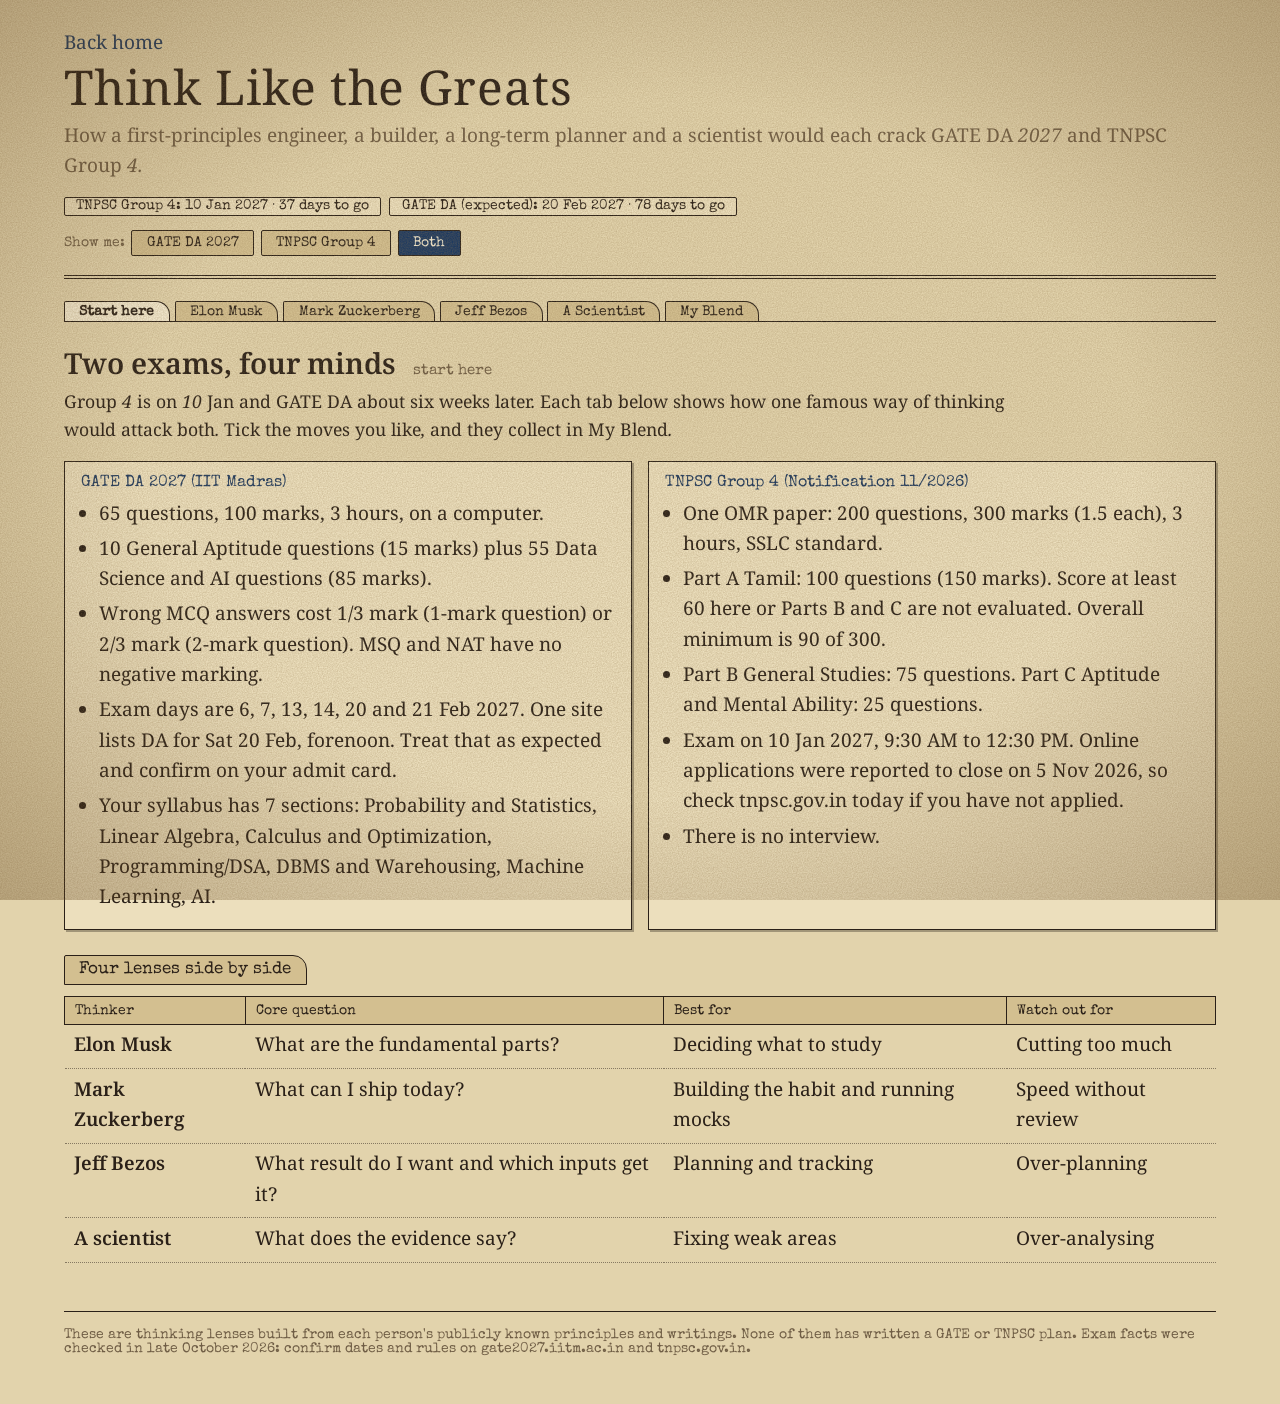
<file: think.html>
<!DOCTYPE html>
<html lang="en">
<head>
<meta charset="utf-8">
<meta name="viewport" content="width=device-width, initial-scale=1">
<title>Think Like the Greats | Abies</title>
<meta name="description" content="Four ways of thinking, applied to GATE DA 2027 and TNPSC Group 4.">
<link rel="icon" href="assets/abies.jpg">
<link rel="preconnect" href="https://fonts.googleapis.com">
<link rel="preconnect" href="https://fonts.gstatic.com" crossorigin>
<link href="https://fonts.googleapis.com/css2?family=IM+Fell+English:ital@0;1&family=Noto+Serif+Tamil:wght@400;600&family=Special+Elite&display=swap" rel="stylesheet">
<link rel="stylesheet" href="think.css">
</head>
<body>
<main>
  <header>
    <a href="index.html">Back home</a>
    <h1>Think Like the Greats</h1>
    <p class="tagline">How a first-principles engineer, a builder, a long-term planner and a scientist would each crack GATE DA 2027 and TNPSC Group 4.</p>
    <div class="chips" id="count"></div>
    <div class="seg" id="exam" role="group" aria-label="Choose your exam">
      <span>Show me:</span>
      <button type="button" data-exam="gate">GATE DA 2027</button>
      <button type="button" data-exam="g4">TNPSC Group 4</button>
      <button type="button" data-exam="both">Both</button>
    </div>
  </header>
  <nav id="tabs" aria-label="Ways of thinking"></nav>
  <div id="view"></div>
  <footer>These are thinking lenses built from each person's publicly known principles and writings. None of them has written a GATE or TNPSC plan. Exam facts were checked in late October 2026: confirm dates and rules on gate2027.iitm.ac.in and tnpsc.gov.in.</footer>
</main>
<script src="think.js"></script>
</body>
</html>
</file>
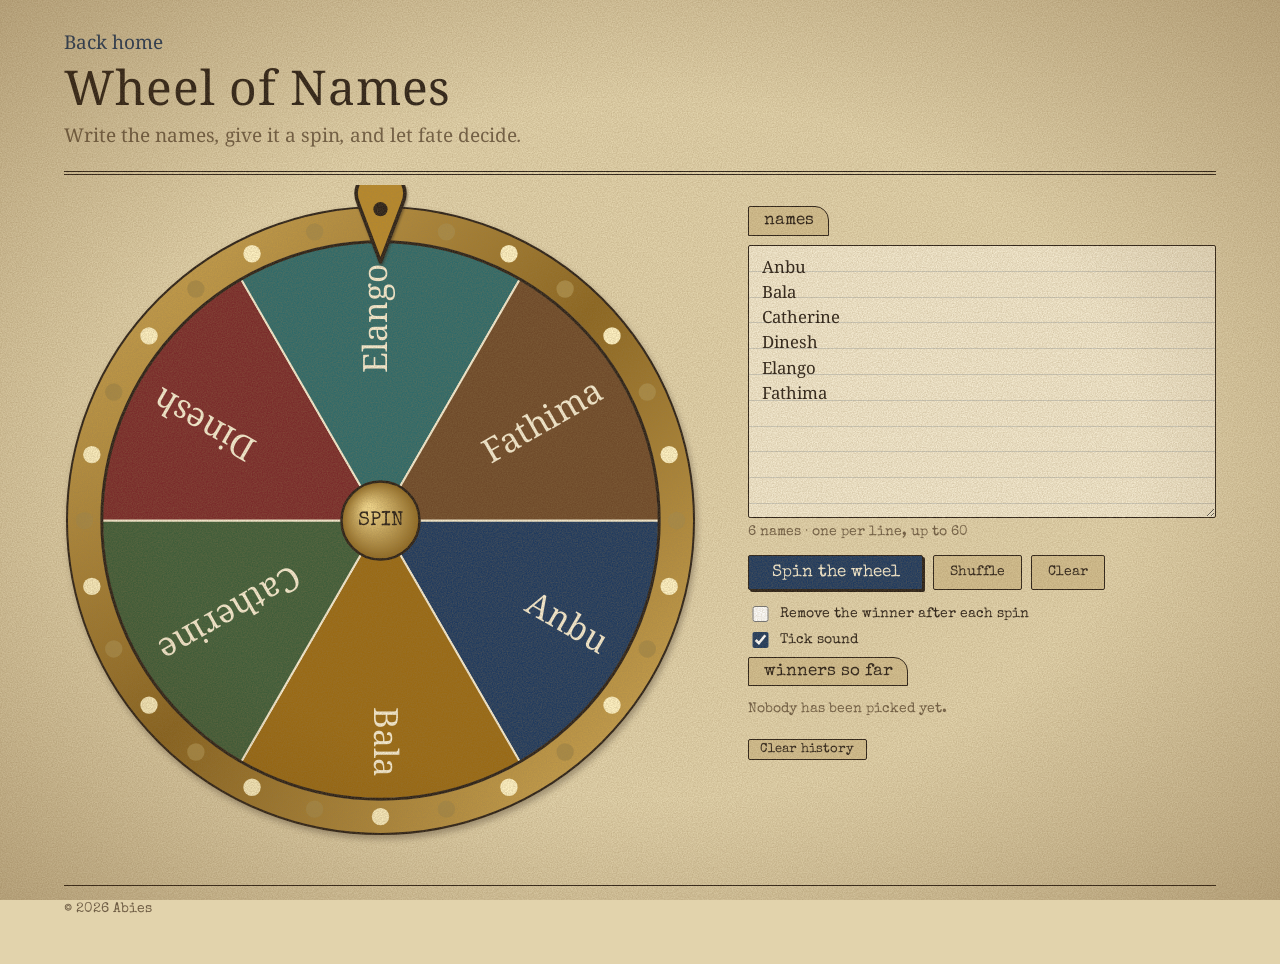
<file: wheel.html>
<!DOCTYPE html>
<html lang="en">
<head>
<meta charset="utf-8">
<meta name="viewport" content="width=device-width, initial-scale=1">
<title>Wheel of Names | Abies</title>
<meta name="description" content="A vintage spin-the-wheel name picker.">
<link rel="icon" href="assets/abies.jpg">
<link rel="preconnect" href="https://fonts.googleapis.com">
<link rel="preconnect" href="https://fonts.gstatic.com" crossorigin>
<link href="https://fonts.googleapis.com/css2?family=IM+Fell+English:ital@0;1&family=Noto+Serif+Tamil:wght@400;600&family=Special+Elite&display=swap" rel="stylesheet">
<link rel="stylesheet" href="wheel.css">
</head>
<body>
<main>

  <header>
    <a href="index.html">Back home</a>
    <h1>Wheel of Names</h1>
    <p class="tagline">Write the names, give it a spin, and let fate decide.</p>
  </header>

  <div class="layout">

    <section class="stage" aria-label="The wheel">
      <div class="wheelbox">
        <canvas id="wheel" role="img" aria-label="Wheel of names"></canvas>
        <svg class="pin" id="pin" viewBox="0 0 40 56" aria-hidden="true">
          <path d="M20 54 L4.5 13 A17 17 0 1 1 35.5 13 Z" fill="#b8892b" stroke="#2a2018" stroke-width="2.5" stroke-linejoin="round"/>
          <circle cx="20" cy="17" r="5" fill="#2a2018"/>
        </svg>
      </div>
    </section>

    <section class="panel" aria-label="Names and controls">
      <h2>names</h2>
      <label for="names" class="sr">Names, one per line</label>
      <textarea id="names" rows="10" spellcheck="false" placeholder="One name on each line"></textarea>
      <p class="hint"><span id="count">0 names</span> &middot; one per line, up to 60</p>

      <div class="row">
        <button id="spin" class="primary" type="button">Spin the wheel</button>
        <button id="shuffle" type="button">Shuffle</button>
        <button id="clear" type="button">Clear</button>
      </div>

      <label class="opt"><input type="checkbox" id="remove"> Remove the winner after each spin</label>
      <label class="opt"><input type="checkbox" id="sound" checked> Tick sound</label>

      <div id="result" class="result" aria-live="polite" hidden></div>

      <h2>winners so far</h2>
      <ol id="history" class="history"></ol>
      <p class="hint" id="noHistory">Nobody has been picked yet.</p>
      <button id="clearHistory" type="button" class="small">Clear history</button>
    </section>

  </div>

  <footer>&copy; 2026 Abies</footer>
</main>
<script src="wheel.js"></script>
</body>
</html>
</file>
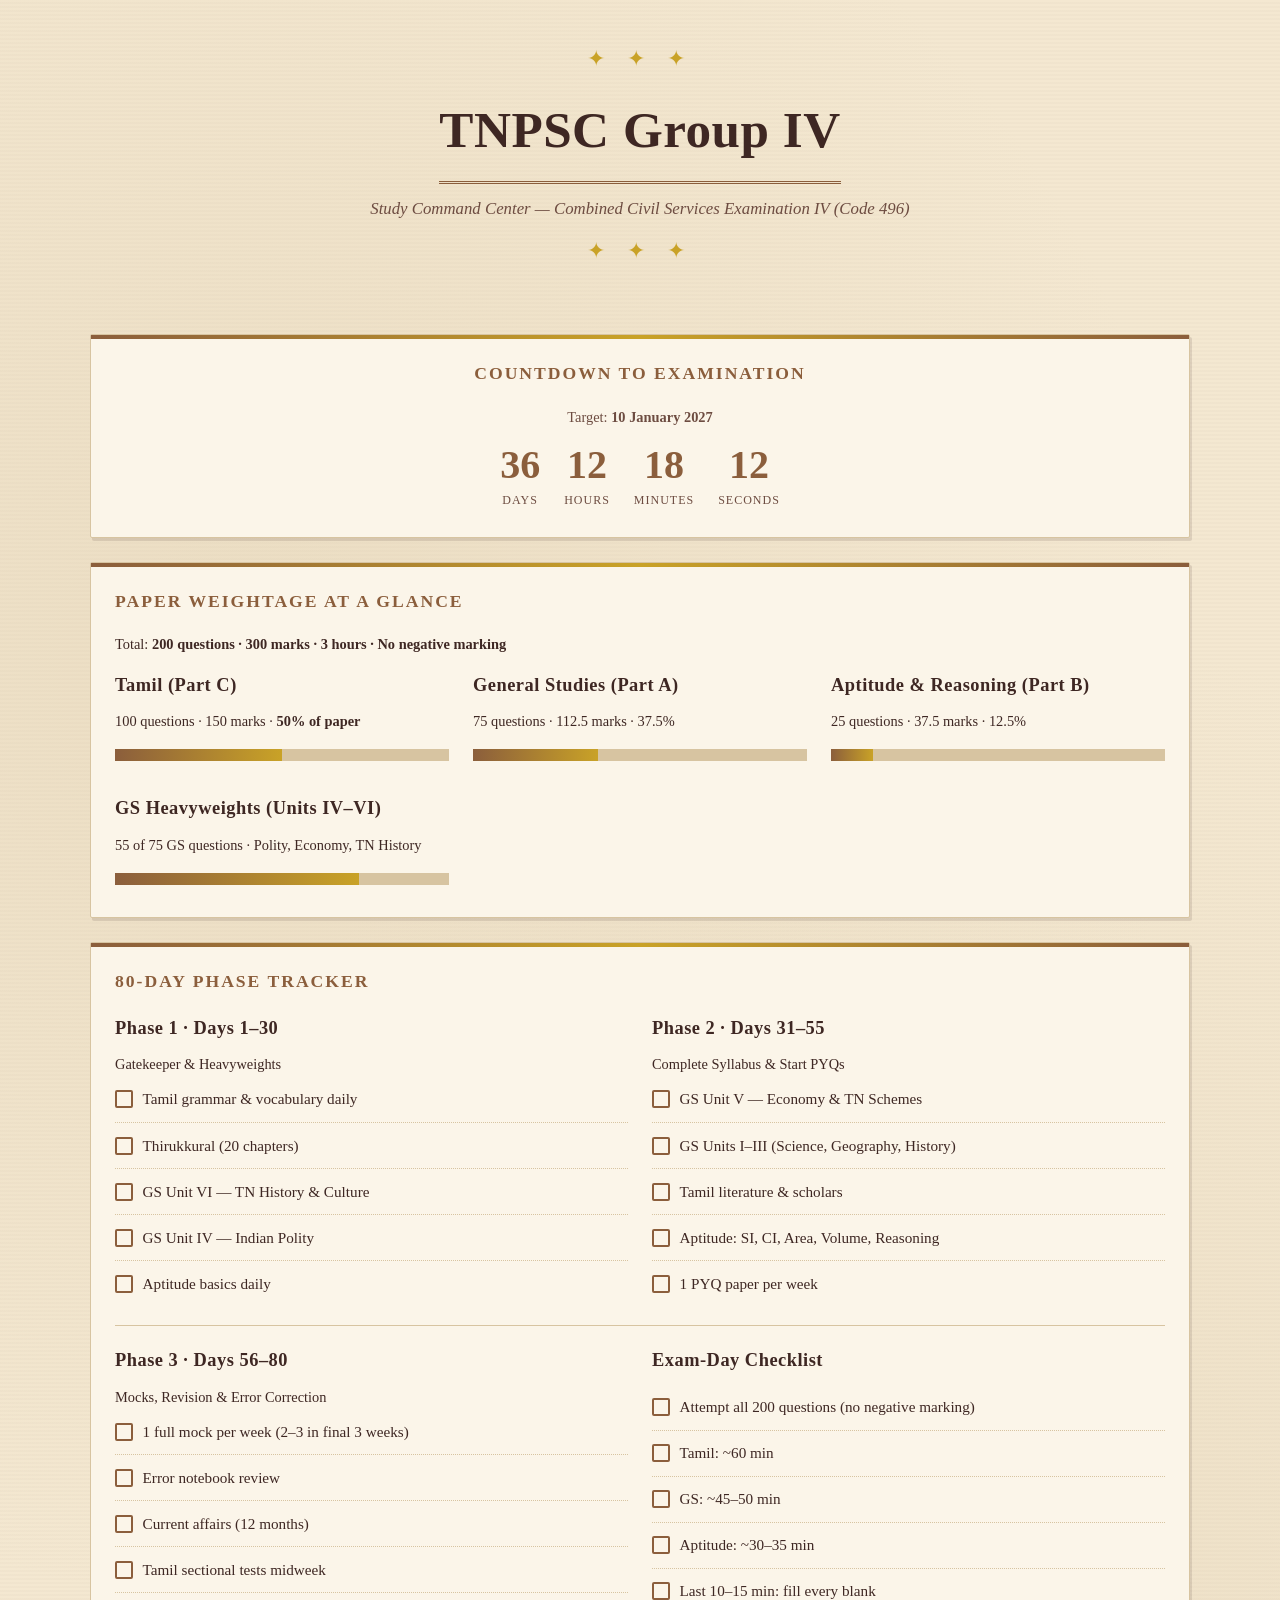
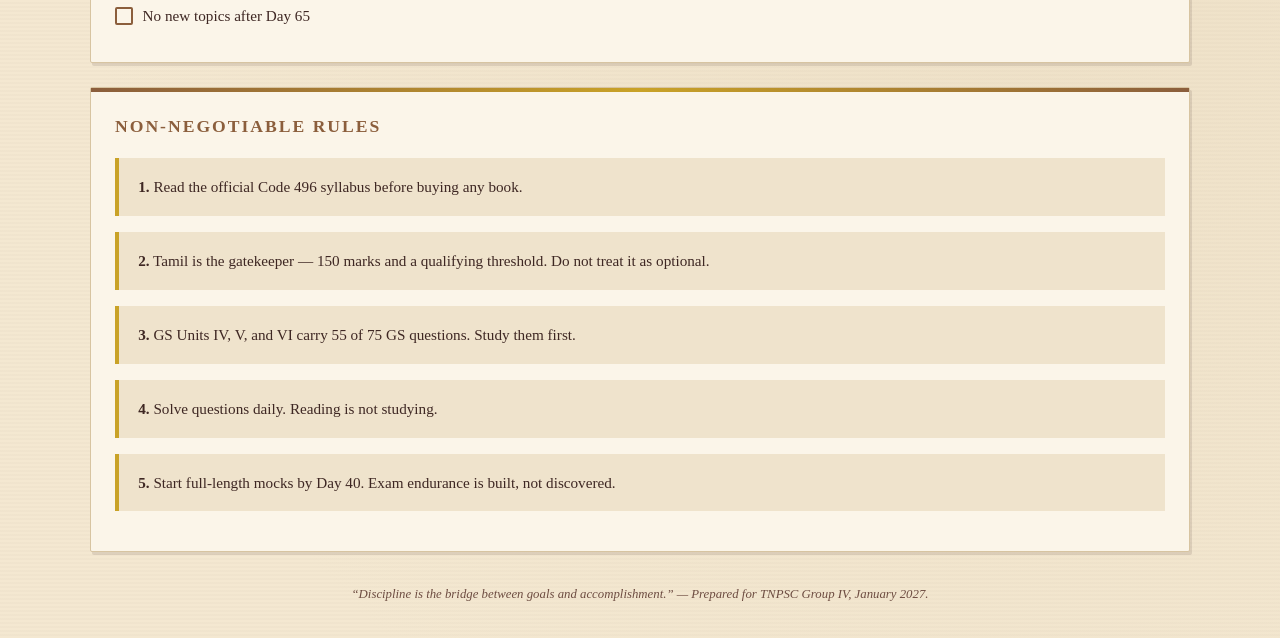
<file: yes2.html>
<!DOCTYPE html>
<html lang="en">
<head>
<meta charset="UTF-8">
<meta name="viewport" content="width=device-width, initial-scale=1.0">
<title>TNPSC Group IV — Study Command Center</title>
<style>
  /* ---------- VINTAGE RESET & VARIABLES ---------- */
  :root {
    --paper: #F4E8D1;
    --ink: #3E2723;
    --ink-light: #6D4C41;
    --accent: #8B5E3C;
    --gold: #C9A227;
    --border: #D7C4A1;
    --card-bg: #FBF5E9;
    --shadow: rgba(62, 39, 35, 0.12);
  }

  * {
    margin: 0;
    padding: 0;
    box-sizing: border-box;
  }

  body {
    background-color: var(--paper);
    color: var(--ink);
    font-family: 'Georgia', 'Times New Roman', serif;
    line-height: 1.7;
    min-height: 100vh;
    position: relative;
    padding: 2rem 1rem;
    /* Paper grain texture via layered gradients */
    background-image:
      radial-gradient(circle at 20% 30%, rgba(215, 196, 161, 0.3) 0%, transparent 50%),
      radial-gradient(circle at 80% 70%, rgba(215, 196, 161, 0.2) 0%, transparent 50%),
      repeating-linear-gradient(0deg, transparent, transparent 2px, rgba(62, 39, 35, 0.02) 2px, rgba(62, 39, 35, 0.02) 4px);
  }

  /* ---------- TYPOGRAPHY ---------- */
  h1, h2, h3 {
    font-family: 'Playfair Display', 'Georgia', serif;
    letter-spacing: 0.5px;
  }

  h1 {
    font-size: clamp(2rem, 5vw, 3.2rem);
    color: var(--ink);
    text-align: center;
    margin-bottom: 0.3rem;
    border-bottom: 3px double var(--accent);
    display: inline-block;
    padding-bottom: 0.5rem;
  }

  h2 {
    font-size: 1.5rem;
    color: var(--accent);
    margin-bottom: 1rem;
    text-transform: uppercase;
    letter-spacing: 2px;
    font-size: 1.1rem;
  }

  h3 {
    font-size: 1.15rem;
    margin-bottom: 0.5rem;
  }

  /* ---------- LAYOUT ---------- */
  .container {
    max-width: 1100px;
    margin: 0 auto;
  }

  header {
    text-align: center;
    margin-bottom: 2.5rem;
    padding-bottom: 1rem;
  }

  .subtitle {
    font-style: italic;
    color: var(--ink-light);
    font-size: 1.05rem;
    margin-top: 0.4rem;
  }

  .ornament {
    text-align: center;
    color: var(--gold);
    font-size: 1.4rem;
    letter-spacing: 8px;
    margin: 0.5rem 0;
  }

  /* ---------- CARDS ---------- */
  .card {
    background: var(--card-bg);
    border: 1px solid var(--border);
    border-radius: 2px;
    padding: 1.5rem;
    margin-bottom: 1.5rem;
    box-shadow: 2px 3px 0 var(--shadow);
    position: relative;
  }

  .card::before {
    content: '';
    position: absolute;
    top: 0;
    left: 0;
    width: 100%;
    height: 4px;
    background: linear-gradient(90deg, var(--accent), var(--gold), var(--accent));
  }

  /* ---------- GRID ---------- */
  .grid-2 {
    display: grid;
    grid-template-columns: repeat(auto-fit, minmax(280px, 1fr));
    gap: 1.5rem;
  }

  /* ---------- COUNTDOWN ---------- */
  .countdown-box {
    text-align: center;
    padding: 1.5rem 1rem;
  }

  .countdown-timer {
    display: flex;
    justify-content: center;
    gap: 1.5rem;
    flex-wrap: wrap;
    margin-top: 1rem;
  }

  .countdown-unit {
    text-align: center;
  }

  .countdown-number {
    font-size: 2.5rem;
    font-weight: bold;
    color: var(--accent);
    display: block;
    line-height: 1;
  }

  .countdown-label {
    font-size: 0.75rem;
    text-transform: uppercase;
    letter-spacing: 1px;
    color: var(--ink-light);
  }

  /* ---------- PROGRESS BAR ---------- */
  .progress-bar-container {
    background: var(--border);
    height: 12px;
    border-radius: 0;
    margin: 1rem 0 0.5rem;
    overflow: hidden;
  }

  .progress-bar-fill {
    height: 100%;
    width: 0%;
    background: linear-gradient(90deg, var(--accent), var(--gold));
    transition: width 0.6s ease;
  }

  /* ---------- CHECKLIST ---------- */
  .checklist {
    list-style: none;
  }

  .checklist li {
    padding: 0.6rem 0;
    border-bottom: 1px dotted var(--border);
    display: flex;
    align-items: flex-start;
    gap: 0.6rem;
  }

  .checklist li:last-child {
    border-bottom: none;
  }

  .checklist input[type="checkbox"] {
    appearance: none;
    -webkit-appearance: none;
    width: 18px;
    height: 18px;
    border: 2px solid var(--accent);
    border-radius: 2px;
    background: var(--card-bg);
    cursor: pointer;
    flex-shrink: 0;
    margin-top: 4px;
    position: relative;
  }

  .checklist input[type="checkbox"]:checked {
    background: var(--accent);
  }

  .checklist input[type="checkbox"]:checked::after {
    content: '✓';
    position: absolute;
    top: -2px;
    left: 2px;
    color: var(--paper);
    font-size: 14px;
    font-weight: bold;
  }

  .checklist label {
    cursor: pointer;
    font-size: 0.95rem;
  }

  /* ---------- TIPS BOX ---------- */
  .tip-box {
    background: #EFE3CC;
    border-left: 4px solid var(--gold);
    padding: 1rem 1.2rem;
    margin: 1rem 0;
    font-size: 0.95rem;
  }

  /* ---------- RESPONSIVE ---------- */
  @media (max-width: 600px) {
    body { padding: 1rem 0.5rem; }
    .card { padding: 1rem; }
    .countdown-number { font-size: 1.8rem; }
    .countdown-timer { gap: 1rem; }
  }

  /* ---------- PRINT-LIKE DECORATIVE RULE ---------- */
  .rule {
    border: none;
    border-top: 1px solid var(--border);
    margin: 1.2rem 0;
    position: relative;
  }

  .rule::after {
    content: '❦';
    position: absolute;
    top: -0.7rem;
    left: 50%;
    transform: translateX(-50%);
    background: var(--card-bg);
    padding: 0 0.5rem;
    color: var(--gold);
    font-size: 0.9rem;
  }

  footer {
    text-align: center;
    font-size: 0.8rem;
    color: var(--ink-light);
    margin-top: 2rem;
    font-style: italic;
  }
</style>
</head>
<body>
<div class="container">

  <!-- HEADER -->
  <header>
    <div class="ornament">✦ ✦ ✦</div>
    <h1>TNPSC Group IV</h1>
    <p class="subtitle">Study Command Center — Combined Civil Services Examination IV (Code 496)</p>
    <div class="ornament">✦ ✦ ✦</div>
  </header>

  <!-- COUNTDOWN -->
  <div class="card countdown-box">
    <h2>Countdown to Examination</h2>
    <p style="font-size:0.9rem; color:var(--ink-light); margin-bottom:0.5rem;">
      Target: <strong>10 January 2027</strong>
    </p>
    <div class="countdown-timer" id="countdown">
      <div class="countdown-unit">
        <span class="countdown-number" id="days">--</span>
        <span class="countdown-label">Days</span>
      </div>
      <div class="countdown-unit">
        <span class="countdown-number" id="hours">--</span>
        <span class="countdown-label">Hours</span>
      </div>
      <div class="countdown-unit">
        <span class="countdown-number" id="minutes">--</span>
        <span class="countdown-label">Minutes</span>
      </div>
      <div class="countdown-unit">
        <span class="countdown-number" id="seconds">--</span>
        <span class="countdown-label">Seconds</span>
      </div>
    </div>
  </div>

  <!-- WEIGHTAGE -->
  <div class="card">
    <h2>Paper Weightage at a Glance</h2>
    <p style="font-size:0.9rem; margin-bottom:0.8rem;">
      Total: <strong>200 questions · 300 marks · 3 hours · No negative marking</strong>
    </p>
    <div class="grid-2">
      <div>
        <h3>Tamil (Part C)</h3>
        <p style="font-size:0.9rem;">100 questions · 150 marks · <strong>50% of paper</strong></p>
        <div class="progress-bar-container">
          <div class="progress-bar-fill" style="width:50%;"></div>
        </div>
      </div>
      <div>
        <h3>General Studies (Part A)</h3>
        <p style="font-size:0.9rem;">75 questions · 112.5 marks · 37.5%</p>
        <div class="progress-bar-container">
          <div class="progress-bar-fill" style="width:37.5%;"></div>
        </div>
      </div>
      <div>
        <h3>Aptitude & Reasoning (Part B)</h3>
        <p style="font-size:0.9rem;">25 questions · 37.5 marks · 12.5%</p>
        <div class="progress-bar-container">
          <div class="progress-bar-fill" style="width:12.5%;"></div>
        </div>
      </div>
      <div>
        <h3>GS Heavyweights (Units IV–VI)</h3>
        <p style="font-size:0.9rem;">55 of 75 GS questions · Polity, Economy, TN History</p>
        <div class="progress-bar-container">
          <div class="progress-bar-fill" style="width:73%;"></div>
        </div>
      </div>
    </div>
  </div>

  <!-- 80-DAY PHASES -->
  <div class="card">
    <h2>80-Day Phase Tracker</h2>
    <div class="grid-2">
      <div>
        <h3>Phase 1 · Days 1–30</h3>
        <p style="font-size:0.9rem;">Gatekeeper & Heavyweights</p>
        <ul class="checklist">
          <li><input type="checkbox" id="p1a"><label for="p1a">Tamil grammar & vocabulary daily</label></li>
          <li><input type="checkbox" id="p1b"><label for="p1b">Thirukkural (20 chapters)</label></li>
          <li><input type="checkbox" id="p1c"><label for="p1c">GS Unit VI — TN History & Culture</label></li>
          <li><input type="checkbox" id="p1d"><label for="p1d">GS Unit IV — Indian Polity</label></li>
          <li><input type="checkbox" id="p1e"><label for="p1e">Aptitude basics daily</label></li>
        </ul>
      </div>
      <div>
        <h3>Phase 2 · Days 31–55</h3>
        <p style="font-size:0.9rem;">Complete Syllabus & Start PYQs</p>
        <ul class="checklist">
          <li><input type="checkbox" id="p2a"><label for="p2a">GS Unit V — Economy & TN Schemes</label></li>
          <li><input type="checkbox" id="p2b"><label for="p2b">GS Units I–III (Science, Geography, History)</label></li>
          <li><input type="checkbox" id="p2c"><label for="p2c">Tamil literature & scholars</label></li>
          <li><input type="checkbox" id="p2d"><label for="p2d">Aptitude: SI, CI, Area, Volume, Reasoning</label></li>
          <li><input type="checkbox" id="p2e"><label for="p2e">1 PYQ paper per week</label></li>
        </ul>
      </div>
    </div>
    <hr class="rule">
    <div class="grid-2">
      <div>
        <h3>Phase 3 · Days 56–80</h3>
        <p style="font-size:0.9rem;">Mocks, Revision & Error Correction</p>
        <ul class="checklist">
          <li><input type="checkbox" id="p3a"><label for="p3a">1 full mock per week (2–3 in final 3 weeks)</label></li>
          <li><input type="checkbox" id="p3b"><label for="p3b">Error notebook review</label></li>
          <li><input type="checkbox" id="p3c"><label for="p3c">Current affairs (12 months)</label></li>
          <li><input type="checkbox" id="p3d"><label for="p3d">Tamil sectional tests midweek</label></li>
          <li><input type="checkbox" id="p3e"><label for="p3e">No new topics after Day 65</label></li>
        </ul>
      </div>
      <div>
        <h3>Exam-Day Checklist</h3>
        <ul class="checklist">
          <li><input type="checkbox" id="e1"><label for="e1">Attempt all 200 questions (no negative marking)</label></li>
          <li><input type="checkbox" id="e2"><label for="e2">Tamil: ~60 min</label></li>
          <li><input type="checkbox" id="e3"><label for="e3">GS: ~45–50 min</label></li>
          <li><input type="checkbox" id="e4"><label for="e4">Aptitude: ~30–35 min</label></li>
          <li><input type="checkbox" id="e5"><label for="e5">Last 10–15 min: fill every blank</label></li>
        </ul>
      </div>
    </div>
  </div>

  <!-- TIPS -->
  <div class="card">
    <h2>Non-Negotiable Rules</h2>
    <div class="tip-box">
      <strong>1.</strong> Read the official Code 496 syllabus before buying any book.
    </div>
    <div class="tip-box">
      <strong>2.</strong> Tamil is the gatekeeper — 150 marks and a qualifying threshold. Do not treat it as optional.
    </div>
    <div class="tip-box">
      <strong>3.</strong> GS Units IV, V, and VI carry 55 of 75 GS questions. Study them first.
    </div>
    <div class="tip-box">
      <strong>4.</strong> Solve questions daily. Reading is not studying.
    </div>
    <div class="tip-box">
      <strong>5.</strong> Start full-length mocks by Day 40. Exam endurance is built, not discovered.
    </div>
  </div>

  <footer>
    “Discipline is the bridge between goals and accomplishment.” — Prepared for TNPSC Group IV, January 2027.
  </footer>
</div>

<script>
  // ---------- COUNTDOWN ----------
  const examDate = new Date('2027-01-10T09:30:00+05:30').getTime();

  function updateCountdown() {
    const now = new Date().getTime();
    const distance = examDate - now;

    if (distance < 0) {
      document.getElementById('countdown').innerHTML =
        '<p style="font-size:1.2rem; color:var(--accent);">The examination date has passed. Wishing you success!</p>';
      return;
    }

    const days = Math.floor(distance / (1000 * 60 * 60 * 24));
    const hours = Math.floor((distance % (1000 * 60 * 60 * 24)) / (1000 * 60 * 60));
    const minutes = Math.floor((distance % (1000 * 60 * 60)) / (1000 * 60));
    const seconds = Math.floor((distance % (1000 * 60)) / 1000);

    document.getElementById('days').textContent = String(days).padStart(2, '0');
    document.getElementById('hours').textContent = String(hours).padStart(2, '0');
    document.getElementById('minutes').textContent = String(minutes).padStart(2, '0');
    document.getElementById('seconds').textContent = String(seconds).padStart(2, '0');
  }

  updateCountdown();
  setInterval(updateCountdown, 1000);

  // ---------- PERSIST CHECKLIST STATE (localStorage) ----------
  document.querySelectorAll('.checklist input[type="checkbox"]').forEach(function (cb) {
    const key = 'tnpsc_' + cb.id;

    // Restore state
    if (localStorage.getItem(key) === 'true') {
      cb.checked = true;
    }

    // Save state on change
    cb.addEventListener('change', function () {
      localStorage.setItem(key, cb.checked);
    });
  });
</script>
</body>
</html>
</file>
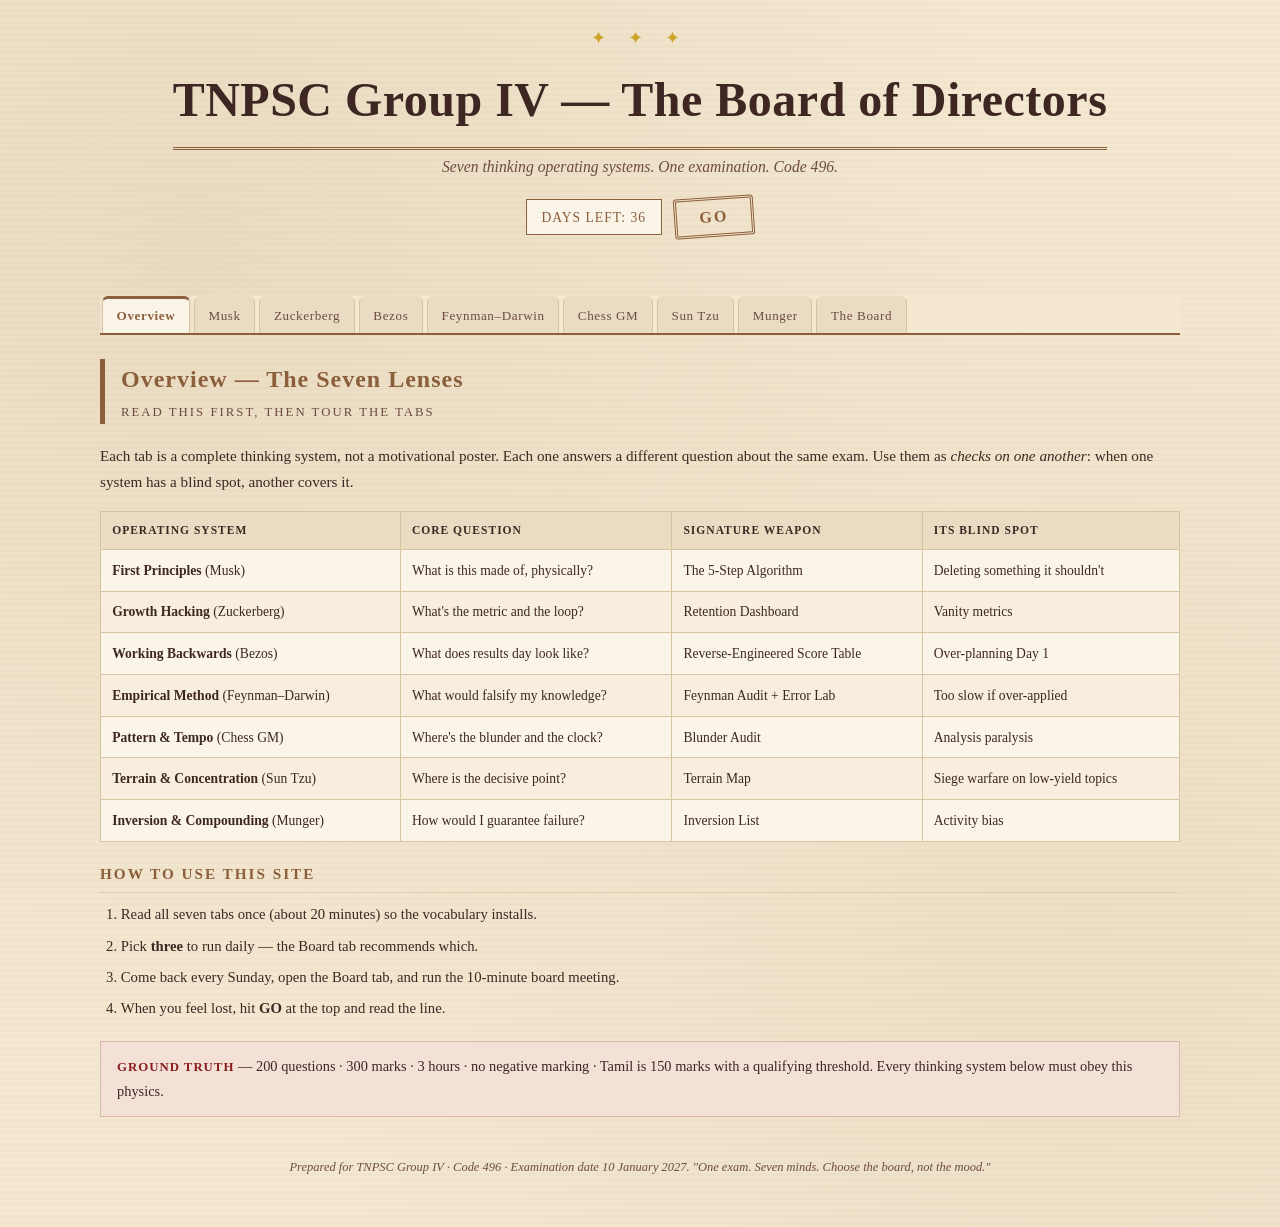
<file: yes3.html>
<!DOCTYPE html>
<html lang="en">
<head>
<meta charset="UTF-8">
<meta name="viewport" content="width=device-width, initial-scale=1.0">
<title>TNPSC Group IV — The Board of Directors</title>
<style>
  :root{
    --paper:#F4E8D1; --ink:#3E2723; --ink-light:#6D4C41;
    --accent:#8B5E3C; --gold:#C9A227; --border:#D7C4A1;
    --card:#FBF5E9; --shadow:rgba(62,39,35,.12);
  }
  *{margin:0;padding:0;box-sizing:border-box;}
  html{scroll-behavior:smooth;}
  body{
    background-color:var(--paper); color:var(--ink);
    font-family:Georgia,'Times New Roman',serif; line-height:1.7;
    padding:1.5rem 1rem 3rem; min-height:100vh;
    background-image:
      radial-gradient(circle at 15% 20%, rgba(215,196,161,.35) 0%, transparent 55%),
      radial-gradient(circle at 85% 75%, rgba(215,196,161,.25) 0%, transparent 55%),
      repeating-linear-gradient(0deg, transparent, transparent 3px, rgba(62,39,35,.018) 3px, rgba(62,39,35,.018) 6px);
  }
  .container{max-width:1080px;margin:0 auto;}

  /* ---------- HEADER ---------- */
  header{text-align:center;margin-bottom:1.5rem;}
  .ornament{color:var(--gold);letter-spacing:9px;font-size:1.1rem;}
  h1{
    font-size:clamp(1.9rem,5vw,3rem); letter-spacing:.5px;
    border-bottom:3px double var(--accent); display:inline-block;
    padding-bottom:.4rem; margin:.3rem 0;
  }
  .subtitle{font-style:italic;color:var(--ink-light);font-size:.98rem;}
  .badge-row{display:flex;gap:.8rem;justify-content:center;flex-wrap:wrap;margin-top:1rem;align-items:center;}
  .days-badge{
    border:1px solid var(--accent); background:var(--card); padding:.35rem .9rem;
    font-size:.85rem; letter-spacing:1px; text-transform:uppercase; color:var(--accent);
  }
  #goBtn{
    font-family:Georgia,serif; font-weight:bold; font-size:1rem; letter-spacing:2px;
    color:var(--accent); background:transparent; border:3px double var(--accent);
    padding:.5rem 1.4rem; cursor:pointer; transform:rotate(-4deg);
    transition:transform .2s ease, color .2s, border-color .2s; border-radius:3px;
  }
  #goBtn:hover{transform:rotate(0deg) scale(1.06); color:#8a1c1c; border-color:#8a1c1c;}
  #goBtn.stamped{animation:stamp .45s ease;}
  @keyframes stamp{
    0%{transform:scale(1.5) rotate(-12deg);opacity:.2;}
    60%{transform:scale(.92) rotate(-2deg);opacity:1;}
    100%{transform:scale(1) rotate(-4deg);}
  }
  #goLine{
    min-height:1.6rem; font-style:italic; color:var(--ink-light);
    font-size:.9rem; margin-top:.6rem; text-align:center;
  }

  /* ---------- TAB BAR ---------- */
  .tab-bar{
    display:flex; gap:4px; overflow-x:auto; padding:0 2px;
    border-bottom:2px solid var(--accent); margin-bottom:1.5rem;
    position:sticky; top:0; background:var(--paper); z-index:20;
    scrollbar-width:thin;
  }
  .tab-bar::-webkit-scrollbar{height:5px;}
  .tab-bar::-webkit-scrollbar-thumb{background:var(--border);}
  .tab-btn{
    font-family:Georgia,serif; font-size:.82rem; letter-spacing:.6px;
    background:#EADCC3; color:var(--ink-light); border:1px solid var(--border);
    border-bottom:none; border-top:3px solid transparent;
    padding:.55rem .85rem; cursor:pointer; white-space:nowrap;
    border-radius:6px 6px 0 0; transition:background .2s,color .2s;
  }
  .tab-btn:hover{background:#F2E6D0; color:var(--ink);}
  .tab-btn.active{
    background:var(--card); color:var(--p,#8B5E3C);
    border-top-color:var(--p,#8B5E3C); font-weight:bold;
    box-shadow:0 -2px 6px rgba(62,39,35,.08);
  }
  .tab-btn:focus-visible{outline:2px dashed var(--accent); outline-offset:2px;}

  /* ---------- PANELS ---------- */
  .tab-panel{display:none; animation:fade .35s ease;}
  .tab-panel.active{display:block;}
  @keyframes fade{from{opacity:0;transform:translateY(6px);}to{opacity:1;transform:none;}}

  .persona-head{border-left:5px solid var(--p,#8B5E3C); padding-left:1rem; margin-bottom:1.2rem;}
  .persona-head h2{
    color:var(--p,#8B5E3C); font-size:1.5rem; letter-spacing:1px; margin-bottom:.15rem;
  }
  .persona-head .title-line{
    font-size:.8rem; text-transform:uppercase; letter-spacing:2px; color:var(--ink-light);
  }
  blockquote.core{
    background:#EFE3CC; border-left:4px solid var(--gold);
    padding:.9rem 1.1rem; margin:1rem 0 1.4rem; font-style:italic;
    font-size:1.02rem; color:var(--ink);
  }

  .info-grid{display:grid;grid-template-columns:repeat(auto-fit,minmax(290px,1fr));gap:1rem;margin-bottom:1rem;}
  .info-card{
    background:var(--card); border:1px solid var(--border);
    border-left:3px solid var(--p,#8B5E3C); padding:1rem 1.1rem;
    box-shadow:2px 2px 0 var(--shadow);
  }
  .info-card h3{
    font-size:.95rem; text-transform:uppercase; letter-spacing:1.5px;
    color:var(--p,#8B5E3C); margin-bottom:.45rem;
  }
  .info-card p, .info-card li{font-size:.9rem; color:var(--ink);}
  .info-card ul{padding-left:1.1rem; margin-top:.3rem;}
  .info-card li{margin-bottom:.3rem;}

  .rules{margin-top:1.2rem;}
  .rules h3{
    font-size:.95rem; text-transform:uppercase; letter-spacing:2px;
    color:var(--accent); border-bottom:1px dotted var(--border);
    padding-bottom:.3rem; margin-bottom:.6rem;
  }
  .rules ol{padding-left:1.3rem; font-size:.92rem;}
  .rules li{margin-bottom:.4rem;}
  .trap{
    margin-top:1.2rem; background:#F3E0D6; border:1px solid #D9B8A8;
    padding:.8rem 1rem; font-size:.9rem;
  }
  .trap strong{color:#8a1c1c; letter-spacing:1px; font-size:.8rem; text-transform:uppercase;}

  /* ---------- TABLE ---------- */
  table{width:100%; border-collapse:collapse; margin:1rem 0; font-size:.85rem; background:var(--card);}
  th,td{border:1px solid var(--border); padding:.55rem .7rem; text-align:left; vertical-align:top;}
  th{background:#EADCC3; color:var(--ink); text-transform:uppercase; letter-spacing:1px; font-size:.72rem;}
  tr:nth-child(even) td{background:#F7EEDD;}

  .rule{border:none;border-top:1px solid var(--border);margin:1.5rem 0;position:relative;}
  .rule::after{
    content:'❦'; position:absolute; top:-.75rem; left:50%; transform:translateX(-50%);
    background:var(--card); padding:0 .5rem; color:var(--gold); font-size:.85rem;
  }

  footer{text-align:center;font-size:.78rem;color:var(--ink-light);margin-top:2.5rem;font-style:italic;}
  @media(max-width:600px){
    body{padding:1rem .6rem 2rem;}
    .tab-btn{font-size:.75rem;padding:.5rem .65rem;}
    blockquote.core{font-size:.95rem;}
  }
</style>
</head>
<body>
<div class="container">

  <header>
    <div class="ornament">✦ ✦ ✦</div>
    <h1>TNPSC Group IV — The Board of Directors</h1>
    <p class="subtitle">Seven thinking operating systems. One examination. Code 496.</p>
    <div class="badge-row">
      <span class="days-badge" id="daysBadge">Days left: --</span>
      <button id="goBtn" aria-label="Launch motivation">GO</button>
    </div>
    <p id="goLine"></p>
  </header>

  <!-- TAB BAR -->
  <nav class="tab-bar" role="tablist" aria-label="Thinking patterns">
    <button class="tab-btn active" role="tab" aria-selected="true"  aria-controls="p-overview" data-tab="p-overview" style="--p:#8B5E3C">Overview</button>
    <button class="tab-btn" role="tab" aria-selected="false" aria-controls="p-musk"     data-tab="p-musk"     style="--p:#2F4858">Musk</button>
    <button class="tab-btn" role="tab" aria-selected="false" aria-controls="p-zuck"     data-tab="p-zuck"     style="--p:#3E5C4B">Zuckerberg</button>
    <button class="tab-btn" role="tab" aria-selected="false" aria-controls="p-bezos"    data-tab="p-bezos"    style="--p:#7A5C1E">Bezos</button>
    <button class="tab-btn" role="tab" aria-selected="false" aria-controls="p-science"  data-tab="p-science"  style="--p:#4A3B52">Feynman–Darwin</button>
    <button class="tab-btn" role="tab" aria-selected="false" aria-controls="p-chess"    data-tab="p-chess"    style="--p:#6B3E2E">Chess GM</button>
    <button class="tab-btn" role="tab" aria-selected="false" aria-controls="p-suntzu"   data-tab="p-suntzu"   style="--p:#3F3F2E">Sun Tzu</button>
    <button class="tab-btn" role="tab" aria-selected="false" aria-controls="p-munger"   data-tab="p-munger"   style="--p:#5C3A21">Munger</button>
    <button class="tab-btn" role="tab" aria-selected="false" aria-controls="p-board"    data-tab="p-board"    style="--p:#8a1c1c">The Board</button>
  </nav>

  <!-- ================= OVERVIEW ================= -->
  <section class="tab-panel active" id="p-overview" role="tabpanel" style="--p:#8B5E3C">
    <div class="persona-head">
      <h2>Overview — The Seven Lenses</h2>
      <p class="title-line">Read this first, then tour the tabs</p>
    </div>
    <p style="font-size:.95rem;">Each tab is a complete thinking system, not a motivational poster. Each one answers a different question about the same exam. Use them as <em>checks on one another</em>: when one system has a blind spot, another covers it.</p>
    <table>
      <thead>
        <tr><th>Operating System</th><th>Core Question</th><th>Signature Weapon</th><th>Its Blind Spot</th></tr>
      </thead>
      <tbody>
        <tr><td><strong>First Principles</strong> (Musk)</td><td>What is this made of, physically?</td><td>The 5-Step Algorithm</td><td>Deleting something it shouldn't</td></tr>
        <tr><td><strong>Growth Hacking</strong> (Zuckerberg)</td><td>What's the metric and the loop?</td><td>Retention Dashboard</td><td>Vanity metrics</td></tr>
        <tr><td><strong>Working Backwards</strong> (Bezos)</td><td>What does results day look like?</td><td>Reverse-Engineered Score Table</td><td>Over-planning Day 1</td></tr>
        <tr><td><strong>Empirical Method</strong> (Feynman–Darwin)</td><td>What would falsify my knowledge?</td><td>Feynman Audit + Error Lab</td><td>Too slow if over-applied</td></tr>
        <tr><td><strong>Pattern &amp; Tempo</strong> (Chess GM)</td><td>Where's the blunder and the clock?</td><td>Blunder Audit</td><td>Analysis paralysis</td></tr>
        <tr><td><strong>Terrain &amp; Concentration</strong> (Sun Tzu)</td><td>Where is the decisive point?</td><td>Terrain Map</td><td>Siege warfare on low-yield topics</td></tr>
        <tr><td><strong>Inversion &amp; Compounding</strong> (Munger)</td><td>How would I guarantee failure?</td><td>Inversion List</td><td>Activity bias</td></tr>
      </tbody>
    </table>
    <div class="rules">
      <h3>How to use this site</h3>
      <ol>
        <li>Read all seven tabs once (about 20 minutes) so the vocabulary installs.</li>
        <li>Pick <strong>three</strong> to run daily — the Board tab recommends which.</li>
        <li>Come back every Sunday, open the Board tab, and run the 10-minute board meeting.</li>
        <li>When you feel lost, hit <strong>GO</strong> at the top and read the line.</li>
      </ol>
    </div>
    <div class="trap"><strong>Ground Truth</strong> — 200 questions · 300 marks · 3 hours · no negative marking · Tamil is 150 marks with a qualifying threshold. Every thinking system below must obey this physics.</div>
  </section>

  <!-- ================= MUSK ================= -->
  <section class="tab-panel" id="p-musk" role="tabpanel" style="--p:#2F4858">
    <div class="persona-head">
      <h2>Elon Musk — First Principles</h2>
      <p class="title-line">Physics thinking · Deleting the unnecessary · Rapid iteration</p>
    </div>
    <blockquote class="core">"Boil the exam down to its irreducible physics. Everything else is a convention someone else accepted."</blockquote>
    <div class="info-grid">
      <div class="info-card">
        <h3>The First-Principles Read</h3>
        <p>300 marks ÷ 180 minutes = <strong>1.67 marks per minute</strong>. A one-mark question should cost you ~36 seconds. No negative marking means the expected value of every guess is positive — <strong>never leave a blank</strong>. Tamil is not "a section"; it is the battery pack. If the battery fails, the whole vehicle is stationary.</p>
      </div>
      <div class="info-card">
        <h3>The 5-Step Algorithm (applied)</h3>
        <ul>
          <li><strong>Make requirements less dumb:</strong> read Code 496 itself, not a YouTuber's summary.</li>
          <li><strong>Delete parts:</strong> cut 60% of your reference books. One textbook set, one guide, one PYQ compilation.</li>
          <li><strong>Simplify:</strong> one page of notes per unit, no more.</li>
          <li><strong>Accelerate cycle time:</strong> 25 minutes study → 5 minutes test → adjust.</li>
          <li><strong>Automate:</strong> flashcards and spaced repetition for facts that refuse to stick.</li>
        </ul>
      </div>
      <div class="info-card">
        <h3>The Idiot Index</h3>
        <p>Divide (money + hours spent on a resource) by (marks it actually delivers). Free Samacheer PDFs have the lowest idiot index in this entire exam. Expensive coaching with no PYQs has the highest. Recalculate every book on your shelf.</p>
      </div>
      <div class="info-card">
        <h3>What He'd Delete</h3>
        <ul>
          <li>Beautiful colour-coded notes</li>
          <li>Highlighting as a study method</li>
          <li>Watching study vlogs instead of studying</li>
          <li>Twelve books on the same topic</li>
          <li>Perfecting Unit I Science (5 questions) while Tamil bleeds</li>
        </ul>
      </div>
    </div>
    <div class="rules">
      <h3>His 5 Daily Rules</h3>
      <ol>
        <li>Question every "should" in your plan — who said you need that book?</li>
        <li>Every 25 minutes, close the book and test yourself.</li>
        <li>Measure marks-per-hour, not hours.</li>
        <li>If a study method isn't producing test results, kill it in one week.</li>
        <li>Failure is data. A bad mock is a sensor reading, not an identity.</li>
      </ol>
    </div>
    <div class="trap"><strong>Trap</strong> — Optimizing a part that shouldn't exist. Perfecting low-yield trivia while the 150-mark Tamil section stays untouched is the study equivalent of making a rocket engine prettier instead of lighter.</div>
  </section>

  <!-- ================= ZUCKERBERG ================= -->
  <section class="tab-panel" id="p-zuck" role="tabpanel" style="--p:#3E5C4B">
    <div class="persona-head">
      <h2>Mark Zuckerberg — Growth Hacking</h2>
      <p class="title-line">Instrumentation · Feedback loops · Ship daily</p>
    </div>
    <blockquote class="core">"If you can't see the number, you can't improve the number. What gets measured gets hacked."</blockquote>
    <div class="info-grid">
      <div class="info-card">
        <h3>The Retention Dashboard</h3>
        <p>One page, six numbers, updated daily and reviewed Sunday:</p>
        <ul>
          <li>Questions attempted today</li>
          <li>Accuracy % (per subject)</li>
          <li>Average seconds per question</li>
          <li>7-day retention % (re-test old topics)</li>
          <li>Latest Tamil sectional score</li>
          <li>Latest full-mock score</li>
        </ul>
      </div>
      <div class="info-card">
        <h3>The Social Graph of Knowledge</h3>
        <p>Facts are nodes; connections are edges. Every new fact must link to <strong>three</strong> existing ones. Article 21 connects to DPSP, to Supreme Court judgments, to TN local governance. Isolated facts decay; connected facts compound.</p>
      </div>
      <div class="info-card">
        <h3>A/B Testing Your Methods</h3>
        <p>Take one chapter. Study half by reading, half by active recall + questions. Re-test both after 7 days. <strong>Keep the winner, delete the loser.</strong> Stop guessing which method works — run the experiment.</p>
      </div>
      <div class="info-card">
        <h3>"The Question Is the Algorithm"</h3>
        <p>PYQs are the ranking algorithm of this exam. They tell you exactly what the examiner rewards. Don't study the syllabus as a book — study it as a feed that the question-setter up-ranks.</p>
      </div>
    </div>
    <div class="rules">
      <h3>His Operating Rhythm</h3>
      <ol>
        <li><strong>Ship daily:</strong> minimum 20 questions even on the worst day. No zero days.</li>
        <li><strong>Fast feedback:</strong> never study a topic for more than 48 hours without testing it.</li>
        <li><strong>Loop, don't line:</strong> mock → error log → targeted revision → mock.</li>
        <li><strong>Public commitment:</strong> tell one person your weekly target. Accountability is a growth lever.</li>
        <li><strong>Kill vanity metrics:</strong> hours studied is not a metric. Correct answers is.</li>
      </ol>
    </div>
    <div class="trap"><strong>Trap</strong> — Stealth mode. Studying for weeks with no mock feedback is like shipping code with no analytics. You'll feel productive and learn nothing about what's broken.</div>
  </section>

  <!-- ================= BEZOS ================= -->
  <section class="tab-panel" id="p-bezos" role="tabpanel" style="--p:#7A5C1E">
    <div class="persona-head">
      <h2>Jeff Bezos — Working Backwards</h2>
      <p class="title-line">Start at the result · Small teams · The flywheel</p>
    </div>
    <blockquote class="core">"Write the press release from results day first. Then reverse-engineer every input that makes it true."</blockquote>
    <div class="info-grid">
      <div class="info-card">
        <h3>The Fake Press Release</h3>
        <p>"<em>On 10 January 2027, I cleared TNPSC Group IV with 240/300.</em>" Now work backwards: Tamil 135/150 · GS 80/112.5 · Aptitude 25/37.5 → questions correct per unit → topics required → daily output required. Every study session must trace back to a line in that release.</p>
      </div>
      <div class="info-card">
        <h3>The Two-Pizza Rule</h3>
        <p>Any task must be small enough for two people to finish over pizza. Not "finish Polity" — instead: "<strong>Articles 12–35 in 40 minutes, then 10 questions.</strong>" Small, shippable, verifiable.</p>
      </div>
      <div class="info-card">
        <h3>Type 1 vs Type 2 Decisions</h3>
        <ul>
          <li><strong>Type 1 (irreversible):</strong> which books, which exam date, Tamil or no Tamil. Decide once, slowly, then stop.</li>
          <li><strong>Type 2 (reversible):</strong> study order, daily timings, note format. Decide fast and change freely.</li>
        </ul>
      </div>
      <div class="info-card">
        <h3>Single-Threaded Leadership</h3>
        <p>One obsession per time block. When you study Polity, Polity is the only thing in the building. Multitasking is a meeting that never ends.</p>
      </div>
    </div>
    <div class="rules">
      <h3>His Flywheel</h3>
      <ol>
        <li>Better Tamil → confidence rises.</li>
        <li>Confidence → more willing to sit GS sessions.</li>
        <li>More GS → better mock scores.</li>
        <li>Better mocks → sharper Tamil revision targets.</li>
        <li>Loop repeats, each turn faster. Never break the wheel for a day.</li>
      </ol>
    </div>
    <div class="trap"><strong>Trap</strong> — Day-1 optimization. Spending two weeks perfecting the study plan is procrastination wearing a business suit. Ship a rough plan and iterate.</div>
  </section>

  <!-- ================= FEYNMAN / DARWIN ================= -->
  <section class="tab-panel" id="p-science" role="tabpanel" style="--p:#4A3B52">
    <div class="persona-head">
      <h2>Feynman + Darwin — The Empirical Method</h2>
      <p class="title-line">Hypotheses · Falsification · The lab notebook</p>
    </div>
    <blockquote class="core">"You don't know it until you can explain it without notes. And the first rule of the notebook is: write down the fact that ruins your theory."</blockquote>
    <div class="info-grid">
      <div class="info-card">
        <h3>The Feynman Audit</h3>
        <p>After every unit: close the book, take a blank page, write everything you know in plain language as if teaching a 10-year-old. Then open the book and <strong>diff</strong> your page against it. The gaps are your real syllabus.</p>
      </div>
      <div class="info-card">
        <h3>Darwin's Golden Rule</h3>
        <p>Whenever a fact contradicts what you believed, record it immediately. Your <strong>Error Lab notebook</strong> is the most valuable book you own — every wrong answer is a confirmed falsification, which is far more informative than a right answer.</p>
      </div>
      <div class="info-card">
        <h3>Controlled Experiments</h3>
        <p>Study Chapter A with notes, Chapter B without. Test both after 7 days. Whichever retains better becomes your permanent method. Don't assume — measure.</p>
      </div>
      <div class="info-card">
        <h3>Replication Schedule</h3>
        <p>Recall the same material on <strong>Day 1, 2, 4, 7, 14</strong>. Science progresses by replication, not by one dramatic reading session.</p>
      </div>
    </div>
    <div class="rules">
      <h3>His Scientific Protocol</h3>
      <ol>
        <li>Spend <strong>70% of revision time on wrong answers</strong>, not on things you already know.</li>
        <li>Teach one topic aloud every day — to a friend, a mirror, or a recorder.</li>
        <li>Never mark a topic "done" without a closed-book brain dump.</li>
        <li>Keep the Error Lab indexed by cause: didn't know · confused · misread · guessed.</li>
        <li>Treat confidence as a hypothesis, not evidence.</li>
      </ol>
    </div>
    <div class="trap"><strong>Trap</strong> — The illusion of fluency. Re-reading and highlighting create familiarity, which feels exactly like knowledge but is confirmation bias in disguise.</div>
  </section>

  <!-- ================= CHESS GM ================= -->
  <section class="tab-panel" id="p-chess" role="tabpanel" style="--p:#6B3E2E">
    <div class="persona-head">
      <h2>The Chess Grandmaster — Pattern, Tempo, Prophylaxis</h2>
      <p class="title-line">Opening · Middlegame · Endgame · Blunder audit</p>
    </div>
    <blockquote class="core">"The exam is 200 tactical positions. You lose not to brilliant moves by the examiner, but to your own blunders on the clock."</blockquote>
    <div class="info-grid">
      <div class="info-card">
        <h3>Three Phases of the Game</h3>
        <ul>
          <li><strong>Opening (Days 1–30):</strong> develop pieces — Tamil, Polity, TN History.</li>
          <li><strong>Middlegame (31–55):</strong> tactics — PYQs, elimination, calculation.</li>
          <li><strong>Endgame (56–80):</strong> precision — full mocks, time control, zero blunders.</li>
        </ul>
      </div>
      <div class="info-card">
        <h3>Pattern Library</h3>
        <p>200 questions are 200 recurring patterns. Every PYQ you solve adds a pattern. By Day 60 you should recognise question <em>shapes</em> — the "which is NOT" shape, the "match the following" shape, the date-trap shape.</p>
      </div>
      <div class="info-card">
        <h3>Calculation &amp; Elimination</h3>
        <p>In every MCQ, eliminate two options fast, then compare the remaining two on one specific detail. Never re-derive from scratch under time pressure.</p>
      </div>
      <div class="info-card">
        <h3>Prophylaxis — Prevent Your Own Blunders</h3>
        <ul>
          <li>Read the stem twice; highlight <strong>NOT / EXCEPT / ONLY</strong>.</li>
          <li>Check the unit asked (Tamil grammar questions love single-letter traps).</li>
          <li>Never change an answer without a concrete reason.</li>
        </ul>
      </div>
    </div>
    <div class="rules">
      <h3>Tempo Rules</h3>
      <ol>
        <li>Average budget: <strong>54 seconds per question</strong>.</li>
        <li>Bank time on easy questions; spend it on the 3–4 genuinely hard ones.</li>
        <li>If a question exceeds 90 seconds, mark it and move — return later.</li>
        <li>Practise every mock with a visible clock.</li>
      </ol>
    </div>
    <div class="trap"><strong>Trap</strong> — Playing beautiful chess in your head. Perfect notes, deep understanding, zero timed practice. The clock is the opponent you're actually facing.</div>
  </section>

  <!-- ================= SUN TZU ================= -->
  <section class="tab-panel" id="p-suntzu" role="tabpanel" style="--p:#3F3F2E">
    <div class="persona-head">
      <h2>Sun Tzu — Terrain and Concentration of Force</h2>
      <p class="title-line">Know the ground · Win before fighting · Logistics</p>
    </div>
    <blockquote class="core">"The victorious strategist wins before the battle. The defeated one fights first and hopes to win later."</blockquote>
    <div class="info-grid">
      <div class="info-card">
        <h3>The Terrain Map</h3>
        <ul>
          <li><strong>The fortified gate:</strong> Tamil, 150 marks with a qualifying threshold.</li>
          <li><strong>The high ground:</strong> GS Units IV–VI — 55 of 75 questions.</li>
          <li><strong>The open flank:</strong> Aptitude, 25 cheap marks with daily practice.</li>
          <li><strong>The swamp:</strong> low-yield trivia and endless reference material.</li>
        </ul>
      </div>
      <div class="info-card">
        <h3>Concentration of Force</h3>
        <p>Mass <strong>60–70% of GS effort</strong> at Units IV–VI. Do not spread evenly across six units like a thin line of soldiers. A concentrated attack wins; an even line is broken everywhere at once.</p>
      </div>
      <div class="info-card">
        <h3>Win Before Fighting</h3>
        <p>The exam is paperwork. The battle is preparation. By the time you sit in the hall, the outcome is largely already determined — by 80 days of logistics, not by adrenaline on the day.</p>
      </div>
      <div class="info-card">
        <h3>The Five Factors</h3>
        <ul>
          <li><strong>Tao (purpose):</strong> why you're doing this — write it down.</li>
          <li><strong>Heaven (timing):</strong> 80 days, fixed. Respect it.</li>
          <li><strong>Earth (terrain):</strong> the syllabus and weightage.</li>
          <li><strong>General (you):</strong> strengths and weaknesses, honestly assessed.</li>
          <li><strong>Method (discipline):</strong> daily routine, mock schedule, revision calendar.</li>
        </ul>
      </div>
    </div>
    <div class="rules">
      <h3>Logistics Rules</h3>
      <ol>
        <li>Sleep is a weapon. Under-slept soldiers lose winnable battles.</li>
        <li>Practise OMR shading — 200 bubbles on paper, not in theory.</li>
        <li>Protect your eyes: 20-20-20 rule during long reading sessions.</li>
        <li>Eat and hydrate before every mock as you would before the real exam.</li>
        <li>Never fight on all fronts at once.</li>
      </ol>
    </div>
    <div class="trap"><strong>Trap</strong> — Siege warfare. Spending three days on one difficult, low-yield topic because of ego. The strategist abandons a fortress that costs more than it yields.</div>
  </section>

  <!-- ================= MUNGER ================= -->
  <section class="tab-panel" id="p-munger" role="tabpanel" style="--p:#5C3A21">
    <div class="persona-head">
      <h2>Munger &amp; Buffett — Inversion and Compounding</h2>
      <p class="title-line">Margin of safety · Opportunity cost · Circle of competence</p>
    </div>
    <blockquote class="core">"Invert, always invert. Ask how you would guarantee failure — then simply avoid that list."</blockquote>
    <div class="info-grid">
      <div class="info-card">
        <h3>The Inversion List (print it)</h3>
        <ol>
          <li>Skip Tamil because "I already speak it."</li>
          <li>Change books every two weeks.</li>
          <li>Never take a full mock.</li>
          <li>Study only what you already enjoy.</li>
          <li>Leave blanks because of fear.</li>
          <li>Read without solving questions.</li>
          <li>Ignore current affairs.</li>
          <li>Cram new topics in the final week.</li>
          <li>Study by hours, not by output.</li>
          <li>Study alone with no feedback.</li>
        </ol>
      </div>
      <div class="info-card">
        <h3>Margin of Safety</h3>
        <p>The Tamil threshold is 40%. Aim for <strong>80%</strong>. The extra 40% is a buffer that absorbs a bad paper, a bad night, a bad question set. Never aim for the minimum in a subject that can disqualify you.</p>
      </div>
      <div class="info-card">
        <h3>Opportunity Cost Ledger</h3>
        <p>Every hour spent on Unit I Science (5 questions) is an hour not spent on Unit V Economy (20 questions). Write the ledger weekly. Which hour produced the most marks?</p>
      </div>
      <div class="info-card">
        <h3>Compounding</h3>
        <p>30 questions a day × 80 days = <strong>2,400 questions</strong>. Knowledge compounds like interest — slowly at first, then steeply. The mistake is quitting at Day 20 when the curve still looks flat.</p>
      </div>
    </div>
    <div class="rules">
      <h3>His Checklist Discipline</h3>
      <ol>
        <li>Circle of competence: mark every topic as known / shaky / unknown. Expand deliberately, don't drift.</li>
        <li>Use the same pre-mock checklist every single time.</li>
        <li>Most decisions are "no" — most study materials are also "no."</li>
        <li>Be patient with the plan, ruthless with the execution.</li>
      </ol>
    </div>
    <div class="trap"><strong>Trap</strong> — Activity bias and "diworsification." Doing something feels productive even when it's wrong; collecting fifteen sources feels like progress while none of them are finished.</div>
  </section>

  <!-- ================= BOARD ================= -->
  <section class="tab-panel" id="p-board" role="tabpanel" style="--p:#8a1c1c">
    <div class="persona-head">
      <h2>The Board of Directors — The Synthesis</h2>
      <p class="title-line">Who you consult, and when</p>
    </div>
    <blockquote class="core">"No single model is enough. Hire all seven, give each a portfolio, and let them argue."</blockquote>

    <table>
      <thead><tr><th>Phase / Cadence</th><th>Board Member in Charge</th><th>The Job</th></tr></thead>
      <tbody>
        <tr><td>Days 1–30</td><td>Bezos + Sun Tzu</td><td>Working-backwards score table; terrain map of 200 questions</td></tr>
        <tr><td>Every study block</td><td>Musk</td><td>25 minutes study → 5 minutes test → delete what didn't work</td></tr>
        <tr><td>End of every unit</td><td>Feynman</td><td>Blank-page brain dump and diff against the book</td></tr>
        <tr><td>Every day (before bed)</td><td>Zuckerberg</td><td>Log six metrics on the dashboard</td></tr>
        <tr><td>Every Sunday</td><td>Chess GM + Munger</td><td>Blunder audit of the week's errors; inversion checklist</td></tr>
        <tr><td>Days 56–80</td><td>Chess GM + Sun Tzu</td><td>Full mocks under real time; logistics and sleep discipline</td></tr>
        <tr><td>Before any book purchase</td><td>Musk + Munger</td><td>Idiot Index check; opportunity cost check</td></tr>
      </tbody>
    </table>

    <div class="rules">
      <h3>The 10-Minute Daily Board Meeting</h3>
      <ol>
        <li><strong>Musk:</strong> What did I delete today?</li>
        <li><strong>Zuckerberg:</strong> What did the numbers say?</li>
        <li><strong>Feynman:</strong> What did I discover I didn't know?</li>
        <li><strong>Chess GM:</strong> What blunder will I prevent tomorrow?</li>
        <li><strong>Sun Tzu:</strong> Where is my force concentrated tomorrow?</li>
        <li><strong>Munger:</strong> Am I on the failure list anywhere?</li>
        <li><strong>Bezos:</strong> Does tomorrow trace back to the press release?</li>
      </ol>
    </div>

    <div class="trap"><strong>Final Word</strong> — The exam is won by a system, not by a mood. Moods fluctuate; systems produce. Build the board, meet daily, and let the system carry you on the days you don't feel like it.</div>
  </section>

  <footer>
    Prepared for TNPSC Group IV · Code 496 · Examination date 10 January 2027. "One exam. Seven minds. Choose the board, not the mood."
  </footer>
</div>

<script>
  /* ---------- TAB SWITCHING ---------- */
  const tabs   = document.querySelectorAll('.tab-btn');
  const panels = document.querySelectorAll('.tab-panel');

  function activate(tab) {
    tabs.forEach(t => { t.classList.remove('active'); t.setAttribute('aria-selected','false'); });
    panels.forEach(p => p.classList.remove('active'));
    tab.classList.add('active');
    tab.setAttribute('aria-selected','true');
    const panel = document.getElementById(tab.dataset.tab);
    panel.classList.add('active');
    panel.focus?.();
  }

  tabs.forEach(tab => {
    tab.addEventListener('click', () => activate(tab));
    tab.addEventListener('keydown', e => {
      const i = [...tabs].indexOf(tab);
      if (e.key === 'ArrowRight') { e.preventDefault(); tabs[(i+1)%tabs.length].focus(); tabs[(i+1)%tabs.length].click(); }
      if (e.key === 'ArrowLeft')  { e.preventDefault(); tabs[(i-1+tabs.length)%tabs.length].focus(); tabs[(i-1+tabs.length)%tabs.length].click(); }
    });
  });

  /* ---------- COUNTDOWN BADGE ---------- */
  const examDate = new Date('2027-01-10T09:30:00+05:30').getTime();
  function tick() {
    const d = examDate - Date.now();
    const badge = document.getElementById('daysBadge');
    if (d <= 0) { badge.textContent = 'Exam day has arrived'; return; }
    const days = Math.floor(d / 86400000);
    badge.textContent = 'Days left: ' + days;
  }
  tick(); setInterval(tick, 60000);

  /* ---------- GO BUTTON ---------- */
  const goLines = [
    'Day 1 is today. Tamil first, everything else second.',
    'Delete one thing from your plan before you add anything.',
    'The exam is 200 questions. You only need 3 hours of focus — but 80 days of preparation.',
    'Write the results-day press release. Then go earn it.',
    'You cannot cram 150 marks of Tamil in the last week. You can start today.',
    'One mock is worth ten hours of re-reading.',
    'Invert: how would you fail? Now don\'t do that.',
    'Concentration of force: 55 of 75 GS questions live in Units IV, V and VI.',
    'No negative marking. Never leave a bubble empty.',
    'The clock is the opponent. Practise with it visible.',
    'Your error notebook is more valuable than your notes.',
    'Systems beat moods. Run the board meeting.'
  ];
  const goBtn  = document.getElementById('goBtn');
  const goLine = document.getElementById('goLine');
  let last = -1;
  goBtn.addEventListener('click', () => {
    let i;
    do { i = Math.floor(Math.random() * goLines.length); } while (i === last && goLines.length > 1);
    last = i;
    goLine.textContent = goLines[i];
    goBtn.classList.remove('stamped');
    void goBtn.offsetWidth;        // restart animation
    goBtn.classList.add('stamped');
  });
</script>
</body>
</html>
</file>
<file: style.css>
:root{
  --paper:#e2d3ac;      /* yellowed paper */
  --label:#d3bf90;      /* catalogue tab */
  --ink:#2a2018;        /* sepia black */
  --faded:#6f5d45;      /* pencil */
  --navy:#1f3a5f;       /* fountain-pen blue */
}
*{box-sizing:border-box}
html{background:var(--paper)}
body{
  margin:0; color:var(--ink); background:var(--paper);
  font:20px/1.65 "IM Fell English", Georgia, "Times New Roman", serif;
  -webkit-font-smoothing:antialiased;
}
/* paper grain + darkened edges, laid over everything */
body::after{
  content:""; position:fixed; inset:0; pointer-events:none; z-index:10;
  background:
    radial-gradient(ellipse at center, transparent 55%, rgba(84,52,14,.28) 100%),
    url("data:image/svg+xml,%3Csvg xmlns='http://www.w3.org/2000/svg' width='180' height='180'%3E%3Cfilter id='n'%3E%3CfeTurbulence type='fractalNoise' baseFrequency='.8' numOctaves='2' stitchTiles='stitch'/%3E%3CfeColorMatrix values='0 0 0 0 .3 0 0 0 0 .2 0 0 0 0 .08 .5 0 0 0 -.12'/%3E%3C/filter%3E%3Crect width='100%25' height='100%25' filter='url(%23n)'/%3E%3C/svg%3E");
}
main{max-width:680px; margin:0 auto; padding:2.5rem 1.4rem 4rem}

/* ---------- header ---------- */
header{
  display:flex; align-items:center; gap:1.6rem;
  padding-bottom:1.6rem; border-bottom:4px double var(--ink);
}
.stamp{
  position:relative; flex:none; width:124px; padding:9px;
  background:#f3e9cf; transform:rotate(-2.5deg);
  box-shadow:1px 2px 0 rgba(42,32,24,.35);
}
/* perforated stamp edge */
.stamp::before{
  content:""; position:absolute; inset:-5px; pointer-events:none;
  background:
    radial-gradient(circle 4px at 50% 0,var(--paper) 96%,#0000) top/12px 6px repeat-x,
    radial-gradient(circle 4px at 50% 100%,var(--paper) 96%,#0000) bottom/12px 6px repeat-x,
    radial-gradient(circle 4px at 0 50%,var(--paper) 96%,#0000) left/6px 12px repeat-y,
    radial-gradient(circle 4px at 100% 50%,var(--paper) 96%,#0000) right/6px 12px repeat-y;
}
.stamp img{
  display:block; width:100%; height:auto; aspect-ratio:4/5; object-fit:cover; object-position:50% 20%;
  filter:sepia(.7) contrast(1.05) brightness(.95);
  border:1px solid var(--ink);
}
.postmark{
  position:absolute; right:-30px; bottom:-26px; width:84px; height:84px;
  color:var(--navy); opacity:.62; mix-blend-mode:multiply; transform:rotate(-14deg);
}
h1{
  margin:0; font-weight:400; font-size:3.6rem; line-height:1; letter-spacing:.02em;
}
.tagline{margin:.55rem 0 0; font-style:italic; color:var(--faded); font-size:1.05rem}

/* ---------- catalogue sections ---------- */
section{margin-top:2.3rem}
h2{
  display:inline-block; margin:0 0 .7rem; padding:.05rem .9rem .1rem;
  font:400 1.05rem/1.5 "Special Elite", "Courier New", monospace;
  background:var(--label); border:1px solid var(--ink); border-radius:2px 14px 0 0;
}
ul{list-style:none; margin:0; padding:0}
li{display:flex; align-items:baseline; gap:.6rem; padding:.12rem 0}
a{color:var(--navy); text-decoration:none; border-bottom:1px solid transparent}
a:hover{border-bottom-color:var(--navy)}
a:focus-visible{outline:2px solid var(--navy); outline-offset:3px}
.dots{flex:1; min-width:1rem; border-bottom:2px dotted rgba(42,32,24,.45)}
time{font:.85rem "Special Elite","Courier New",monospace; color:var(--faded); white-space:nowrap}
.more{margin-top:.4rem; font-style:italic}

footer{
  margin-top:3.2rem; padding-top:1rem; border-top:1px solid var(--ink);
  font:.85rem "Special Elite","Courier New",monospace; color:var(--faded);
}

@media (max-width:480px){
  body{font-size:18px}
  main{padding-top:1.8rem}
  header{gap:1.3rem}
  .stamp{width:92px; padding:7px}
  .postmark{width:66px; height:66px; right:-24px; bottom:-20px}
  h1{font-size:2.6rem}
}
@media (prefers-reduced-motion:reduce){*{transition:none!important}}
</file>
<file: think.css>
/* ---------- colours ---------- */
:root{
  --paper:#e2d3ac;
  --label:#d3bf90;
  --card:#ecdfbd;
  --ink:#2a2018;
  --faded:#6f5d45;
  --navy:#1f3a5f;
  --ochre:#a8741a;
}
*{box-sizing:border-box}
html{background:var(--paper)}
body{
  margin:0; color:var(--ink); background:var(--paper);
  font:19px/1.6 "IM Fell English","Noto Serif Tamil",Georgia,serif;
  -webkit-font-smoothing:antialiased;
}
/* paper grain and darkened edges over the whole page */
body::after{
  content:""; position:fixed; inset:0; pointer-events:none; z-index:10;
  background:
    radial-gradient(ellipse at center,transparent 55%,rgba(84,52,14,.28) 100%),
    url("data:image/svg+xml,%3Csvg xmlns='http://www.w3.org/2000/svg' width='180' height='180'%3E%3Cfilter id='n'%3E%3CfeTurbulence type='fractalNoise' baseFrequency='.8' numOctaves='2' stitchTiles='stitch'/%3E%3CfeColorMatrix values='0 0 0 0 .3 0 0 0 0 .2 0 0 0 0 .08 .5 0 0 0 -.12'/%3E%3C/filter%3E%3Crect width='100%25' height='100%25' filter='url(%23n)'/%3E%3C/svg%3E");
}
main{padding:1.8rem 5vw 3rem}
a{color:var(--navy);text-decoration:none;border-bottom:1px solid transparent}
a:hover{border-bottom-color:var(--navy)}
a:focus-visible,button:focus-visible,textarea:focus-visible,input:focus-visible{outline:2px solid var(--navy);outline-offset:2px}
.sr{position:absolute;left:-9999px}

/* ---------- header ---------- */
header{padding-bottom:1.2rem;border-bottom:4px double var(--ink)}
h1{margin:.4rem 0 .2rem;font-weight:400;font-size:3rem;line-height:1.1;letter-spacing:.02em}
.tagline{margin:0;color:var(--faded);font-style:italic}

/* ---------- header extras ---------- */
.chips{display:flex;flex-wrap:wrap;gap:.5rem;margin-top:.9rem}
.chip{font:.85rem "Special Elite",monospace;padding:.1rem .7rem;border:1px solid var(--ink);background:var(--card);border-radius:2px}
.seg{display:flex;flex-wrap:wrap;align-items:center;gap:.4rem;margin-top:.9rem}
.seg span{font:.9rem "Special Elite",monospace;color:var(--faded)}
button{font:.9rem "Special Elite","Courier New",monospace;color:var(--ink);background:var(--label);border:1px solid var(--ink);border-radius:2px;padding:.3rem .9rem;cursor:pointer}
button:hover{background:#dccb9f}
.seg button[aria-pressed=true]{background:var(--navy);color:#f6ecd2}

/* ---------- tabs ---------- */
nav{display:flex;gap:.3rem;margin-top:1.4rem;overflow-x:auto;border-bottom:1px solid var(--ink)}
.tab{flex:none;padding:.15rem .9rem;background:var(--label);border-radius:2px 14px 0 0;border-bottom:0}
.tab[aria-current=page]{background:#f3e9cf;font-weight:700}

/* ---------- content ---------- */
.pt{margin:1.6rem 0 .3rem;font-weight:600;font-size:1.8rem;line-height:1.25}
.pt span{font:.95rem "Special Elite",monospace;color:var(--faded);margin-left:.6rem;white-space:nowrap}
.idea{margin:.2rem 0 1rem;font-size:1.1rem;font-style:italic;max-width:60rem}
h3.sub{display:inline-block;margin:1.6rem 0 .7rem;padding:.05rem .9rem .1rem;font:400 1.05rem/1.5 "Special Elite",monospace;background:var(--label);border:1px solid var(--ink);border-radius:2px 14px 0 0}
.grid{display:grid;grid-template-columns:repeat(auto-fit,minmax(300px,1fr));gap:1rem}
.card{padding:.8rem 1rem;background:var(--card);border:1px solid var(--ink);box-shadow:2px 2px 0 rgba(42,32,24,.35)}
.card h4{margin:0 0 .4rem;font:400 1rem "Special Elite",monospace;color:var(--navy)}
.card p{margin:0}
.card ul{margin:0;padding-left:1.1rem}
.card li{padding:.15rem 0}
.card.phase.now{border:3px double var(--navy);background:#f3e9cf}
ul.moves{list-style:none;padding:0}
ul.moves label{display:flex;gap:.6rem;align-items:flex-start;cursor:pointer}
input[type=checkbox]{accent-color:var(--navy);width:1.1rem;height:1.1rem;margin-top:.3rem;flex:none}
.hint{margin:.5rem 0;font:.85rem "Special Elite",monospace;color:var(--faded)}
ol.steps{max-width:50rem}

/* ---------- bars ---------- */
.bars{display:grid;gap:.4rem;margin:.4rem 0 .8rem}
.bar{display:grid;grid-template-columns:minmax(8rem,16rem) 1fr 3rem;gap:.6rem;align-items:center;font-size:.95rem}
.bt{display:block;height:12px;border:1px solid var(--ink);background:#f3e9cf}
.bt i{display:block;height:100%;background:repeating-linear-gradient(45deg,var(--navy) 0 4px,#2c4d7a 4px 8px)}
.bar b{font:400 .9rem "Special Elite",monospace;text-align:right}

/* ---------- forms and tables ---------- */
.card label{display:block;margin:.4rem 0;font:.9rem "Special Elite",monospace}
input[type=number],input[type=text],input[type=date],select{font:.9rem "Special Elite",monospace;color:var(--ink);background:#f3e9cf;border:1px solid var(--faded);border-radius:2px;padding:.2rem .4rem;max-width:100%}
.card input[type=number]{width:6rem;margin-left:.4rem}
.out{margin-top:.6rem!important;font-size:1rem}
.wrap{overflow-x:auto}
table{border-collapse:collapse;width:100%}
th{text-align:left;font:400 .9rem "Special Elite",monospace;padding:.4rem .6rem;background:var(--label);border:1px solid var(--ink);white-space:nowrap}
td{padding:.4rem .6rem;border-bottom:1px dotted rgba(42,32,24,.5);vertical-align:top}
td.tp{font-weight:600}
td input[type=text]{width:100%;min-width:10rem}
td .bt{min-width:6rem}
.del{font-size:.8rem;padding:.05rem .5rem;color:var(--faded)}
button[data-add]{margin-top:.6rem}
footer{margin-top:3rem;padding-top:1rem;border-top:1px solid var(--ink);font:.85rem "Special Elite",monospace;color:var(--faded)}

@media (max-width:760px){
  body{font-size:18px}
  h1{font-size:2.3rem}
  .pt{font-size:1.5rem}
  .pt span{display:block;margin:0}
  .grid{grid-template-columns:1fr}
  .bar{grid-template-columns:1fr 3rem}
  .bar .bl{grid-column:1/-1}
  .bar .bt{grid-column:1}
  table.tbl,table.tbl tbody,table.tbl tr,table.tbl td{display:block;width:100%}
  table.tbl thead{display:none}
  table.tbl tr{margin:0 0 .8rem;padding:.4rem .6rem;background:var(--card);border:1px solid var(--ink)}
  table.tbl td{border:0;padding:.15rem 0}
  table.tbl td[data-l]::before{content:attr(data-l) ": ";font:.8rem "Special Elite",monospace;color:var(--faded)}
}
@media (prefers-reduced-motion:reduce){*{transition:none!important}}
</file>
<file: wheel.css>
/* ---------- colours ---------- */
:root{
  --paper:#e2d3ac;
  --label:#d3bf90;
  --card:#ecdfbd;
  --ink:#2a2018;
  --faded:#6f5d45;
  --navy:#1f3a5f;
  --ochre:#a8741a;
}
*{box-sizing:border-box}
html{background:var(--paper)}
body{
  margin:0; color:var(--ink); background:var(--paper);
  font:19px/1.6 "IM Fell English","Noto Serif Tamil",Georgia,serif;
  -webkit-font-smoothing:antialiased;
}
/* paper grain and darkened edges over the whole page */
body::after{
  content:""; position:fixed; inset:0; pointer-events:none; z-index:10;
  background:
    radial-gradient(ellipse at center,transparent 55%,rgba(84,52,14,.28) 100%),
    url("data:image/svg+xml,%3Csvg xmlns='http://www.w3.org/2000/svg' width='180' height='180'%3E%3Cfilter id='n'%3E%3CfeTurbulence type='fractalNoise' baseFrequency='.8' numOctaves='2' stitchTiles='stitch'/%3E%3CfeColorMatrix values='0 0 0 0 .3 0 0 0 0 .2 0 0 0 0 .08 .5 0 0 0 -.12'/%3E%3C/filter%3E%3Crect width='100%25' height='100%25' filter='url(%23n)'/%3E%3C/svg%3E");
}
main{padding:1.8rem 5vw 3rem}
a{color:var(--navy);text-decoration:none;border-bottom:1px solid transparent}
a:hover{border-bottom-color:var(--navy)}
a:focus-visible,button:focus-visible,textarea:focus-visible,input:focus-visible{outline:2px solid var(--navy);outline-offset:2px}
.sr{position:absolute;left:-9999px}

/* ---------- header ---------- */
header{padding-bottom:1.2rem;border-bottom:4px double var(--ink)}
h1{margin:.4rem 0 .2rem;font-weight:400;font-size:3rem;line-height:1.1;letter-spacing:.02em}
.tagline{margin:0;color:var(--faded);font-style:italic}

/* ---------- layout ---------- */
.layout{
  display:grid; grid-template-columns:minmax(0,1.15fr) minmax(0,.85fr);
  gap:2rem 4vw; margin-top:1.8rem; align-items:start;
}

/* ---------- the wheel ---------- */
.stage{display:flex;justify-content:center}
.wheelbox{position:relative;width:min(100%,720px)}
#wheel{display:block;width:100%;aspect-ratio:1/1;cursor:pointer;filter:drop-shadow(2px 4px 3px rgba(42,32,24,.35))}
.pin{
  position:absolute; left:50%; top:-3%; width:9%; margin-left:-4.5%;
  transform-origin:50% 30%; transition:transform .07s ease-out;
  filter:drop-shadow(1px 2px 1px rgba(42,32,24,.5)); pointer-events:none;
}
.pin.flick{transform:rotate(-16deg)}

/* ---------- panel ---------- */
h2{
  display:inline-block;margin:0 0 .6rem;padding:.05rem .9rem .1rem;
  font:400 1.05rem/1.5 "Special Elite","Courier New",monospace;
  background:var(--label);border:1px solid var(--ink);border-radius:2px 14px 0 0;
}
textarea{
  display:block;width:100%;resize:vertical;min-height:11rem;
  font:1.05rem/1.5 "IM Fell English","Noto Serif Tamil",Georgia,serif;
  color:var(--ink);background:#f3e9cf;border:1px solid var(--ink);border-radius:2px;padding:.6rem .8rem;
  background-image:repeating-linear-gradient(transparent 0 1.55rem,rgba(31,58,95,.18) 1.55rem calc(1.55rem + 1px));
  background-attachment:local;
}
.hint{margin:.4rem 0 1rem;font:.85rem "Special Elite",monospace;color:var(--faded)}
.row{display:flex;flex-wrap:wrap;gap:.6rem;margin-bottom:.8rem}
button{
  font:.9rem "Special Elite","Courier New",monospace;color:var(--ink);
  background:var(--label);border:1px solid var(--ink);border-radius:2px;padding:.4rem 1rem;cursor:pointer;
}
button:hover:not(:disabled){background:#dccb9f}
button:disabled{opacity:.5;cursor:not-allowed}
button.primary{background:var(--navy);color:#f6ecd2;font-size:1.05rem;padding:.5rem 1.4rem;border-color:var(--ink);box-shadow:2px 2px 0 var(--ink)}
button.primary:hover:not(:disabled){background:#2a4d7c}
button.primary:active:not(:disabled){transform:translate(1px,1px);box-shadow:1px 1px 0 var(--ink)}
button.small{font-size:.8rem;padding:.2rem .7rem}
.opt{display:flex;align-items:center;gap:.5rem;margin:.2rem 0;font:.9rem "Special Elite",monospace;cursor:pointer}
input[type=checkbox]{accent-color:var(--navy);width:1.05rem;height:1.05rem}

/* ---------- result stamp ---------- */
.result{
  margin:1.2rem 0 1.6rem;padding:.9rem 1rem;text-align:center;
  background:var(--card);border:3px double var(--ink);transform:rotate(-1deg);
}
.result .lbl{font:.85rem "Special Elite",monospace;color:var(--faded)}
.result .win{display:block;margin-top:.2rem;font-size:2.3rem;font-weight:600;line-height:1.2;color:var(--navy);overflow-wrap:anywhere}
.result.pop{animation:stamp .45s cubic-bezier(.2,1.4,.4,1)}
@keyframes stamp{from{transform:scale(1.6) rotate(-7deg);opacity:0}to{transform:rotate(-1deg);opacity:1}}

/* ---------- history ---------- */
.history{margin:0 0 .6rem;padding-left:1.8rem}
.history li{padding:.1rem 0;border-bottom:1px dotted rgba(42,32,24,.45)}
.history:empty{display:none}
.history:not(:empty)+#noHistory{display:none}

footer{margin-top:3rem;padding-top:1rem;border-top:1px solid var(--ink);font:.85rem "Special Elite",monospace;color:var(--faded)}

/* ---------- phone ---------- */
@media (max-width:860px){
  body{font-size:18px}
  .layout{grid-template-columns:1fr}
  h1{font-size:2.3rem}
  .wheelbox{width:min(100%,560px)}
}
@media (prefers-reduced-motion:reduce){
  .result.pop{animation:none}
  .pin{transition:none}
}
</file>
